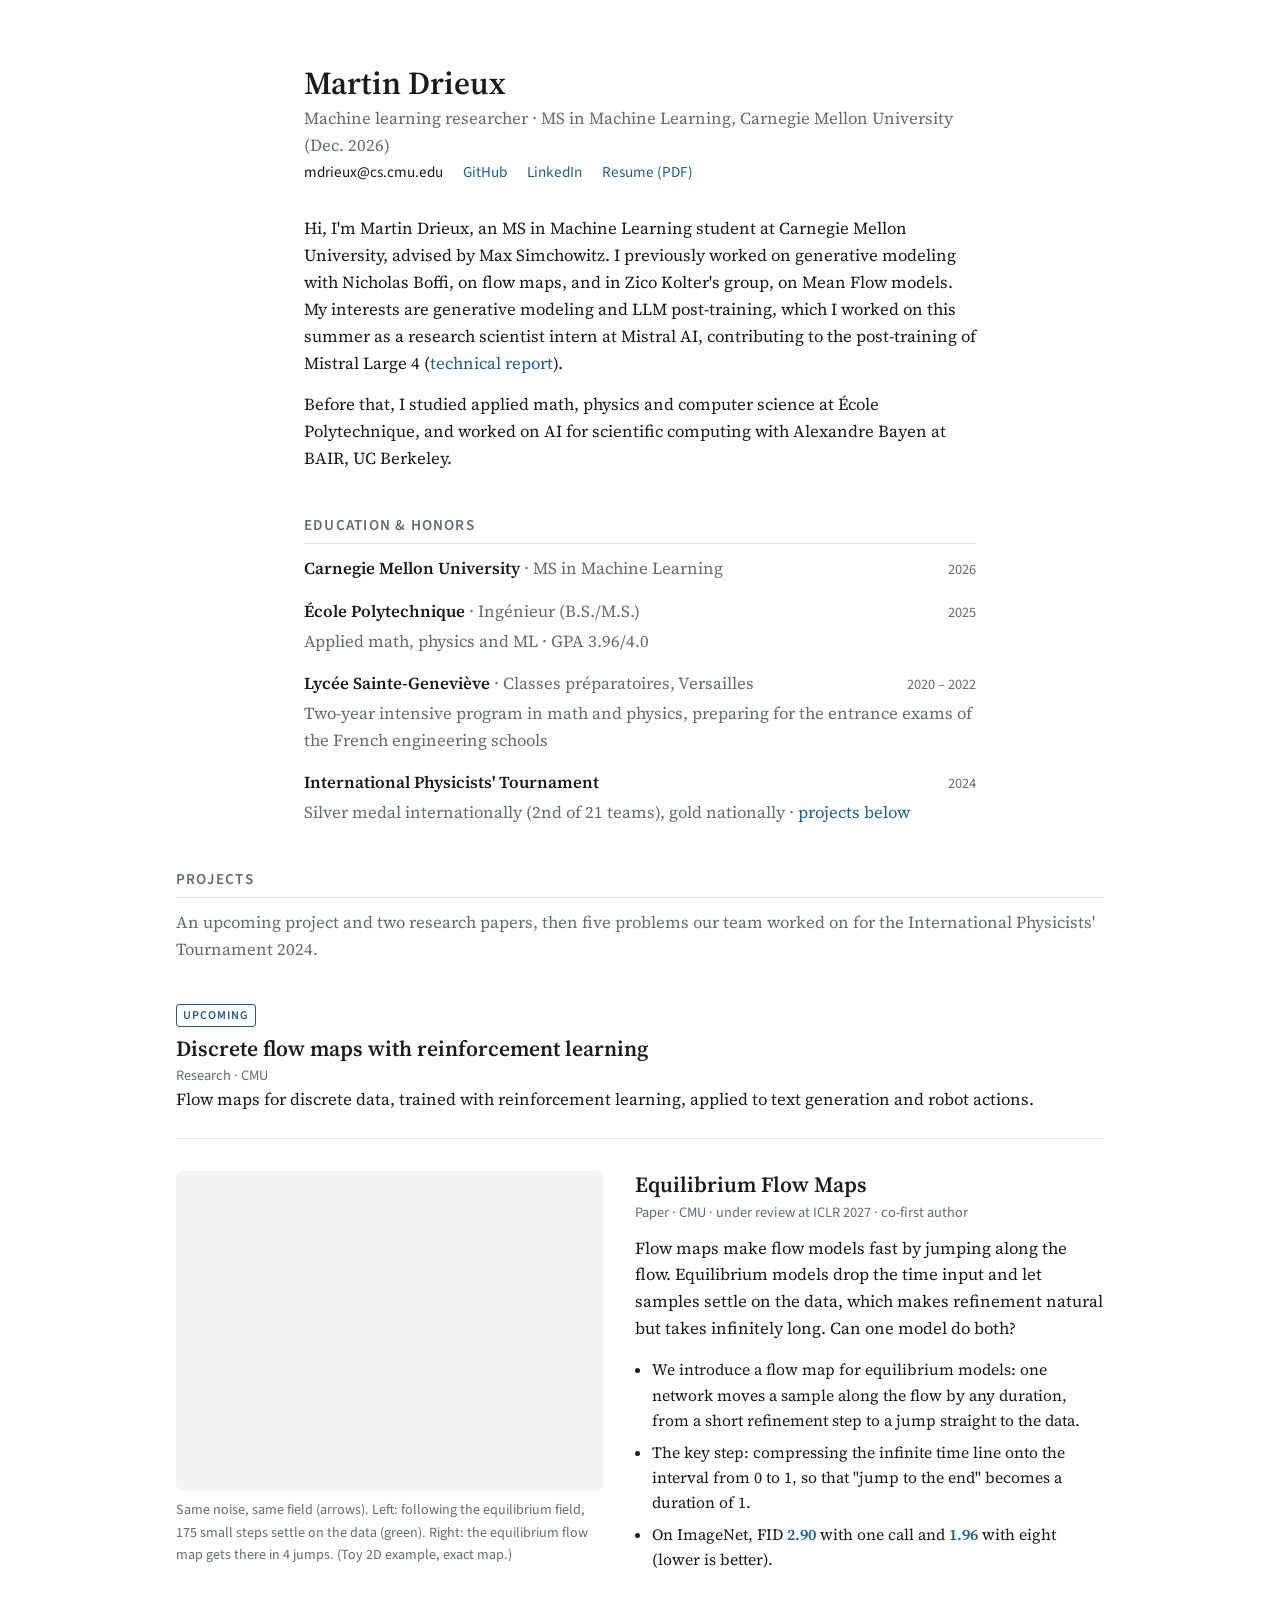
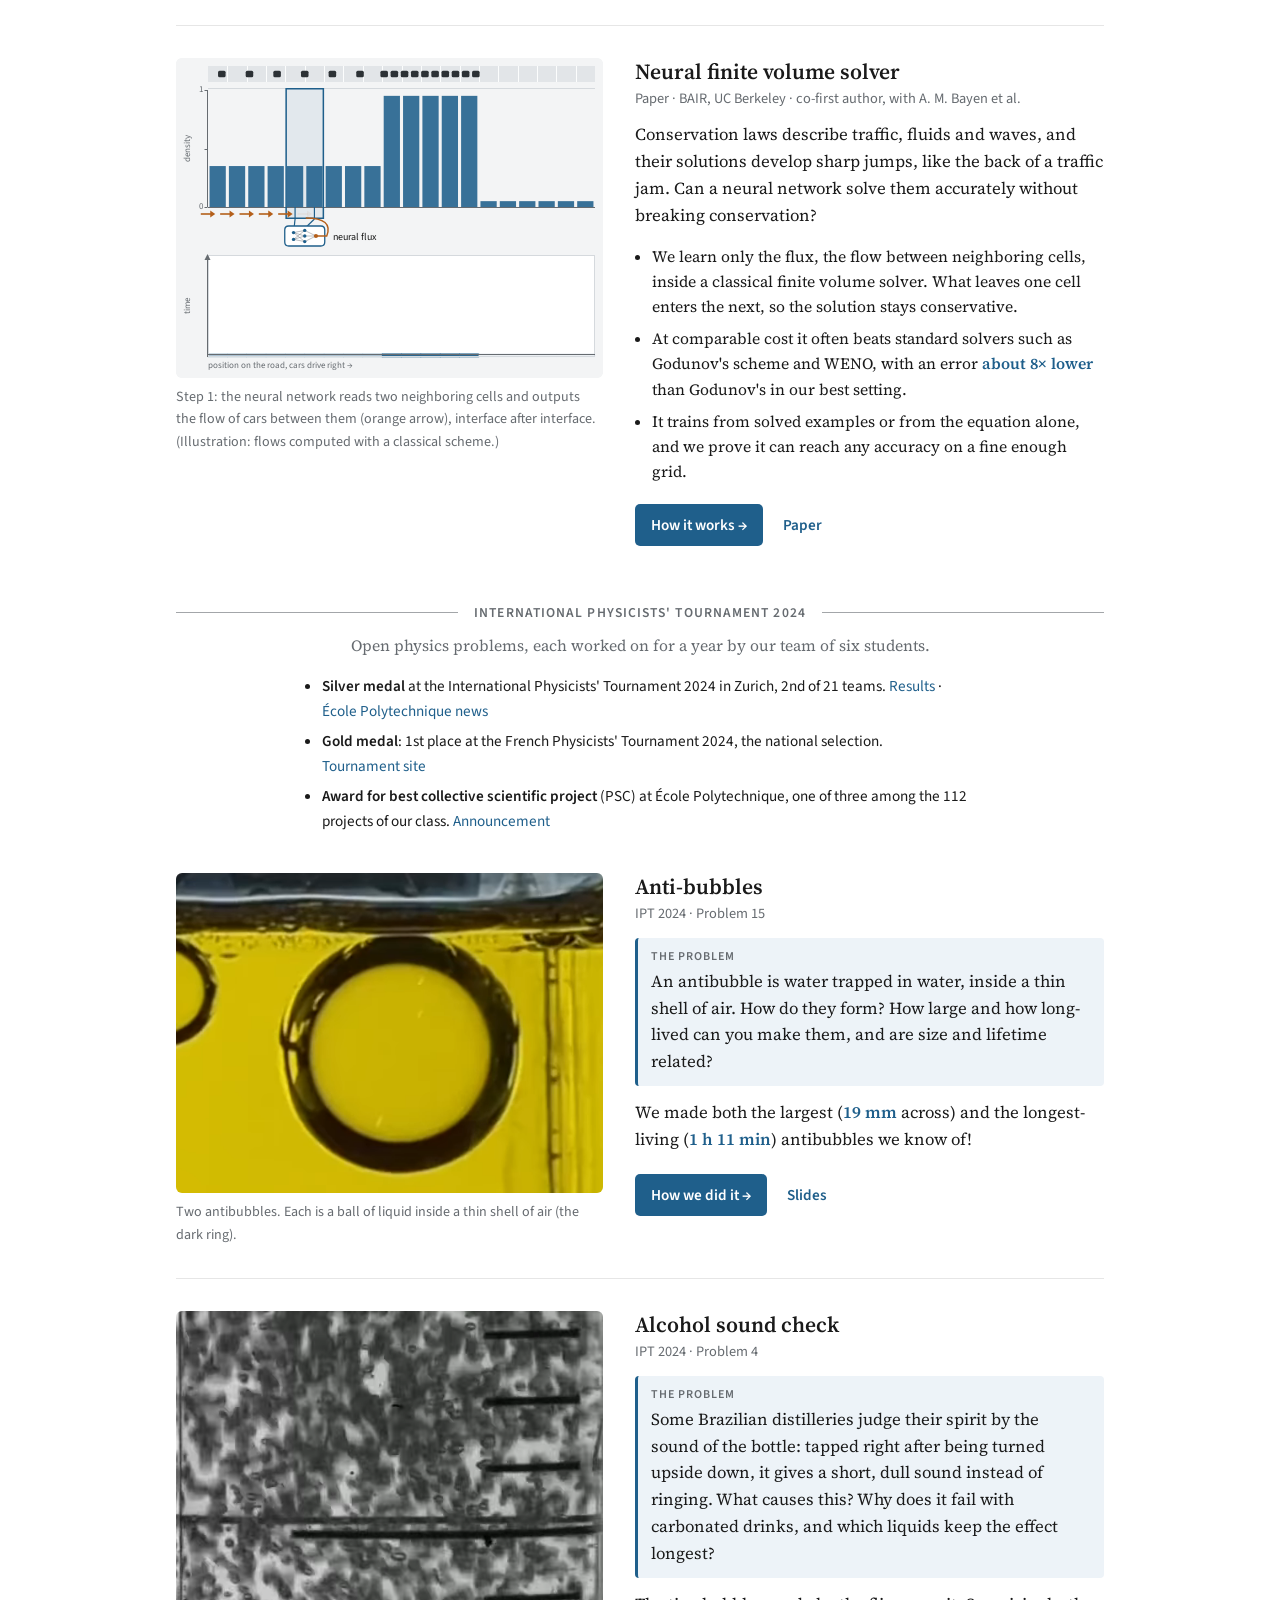
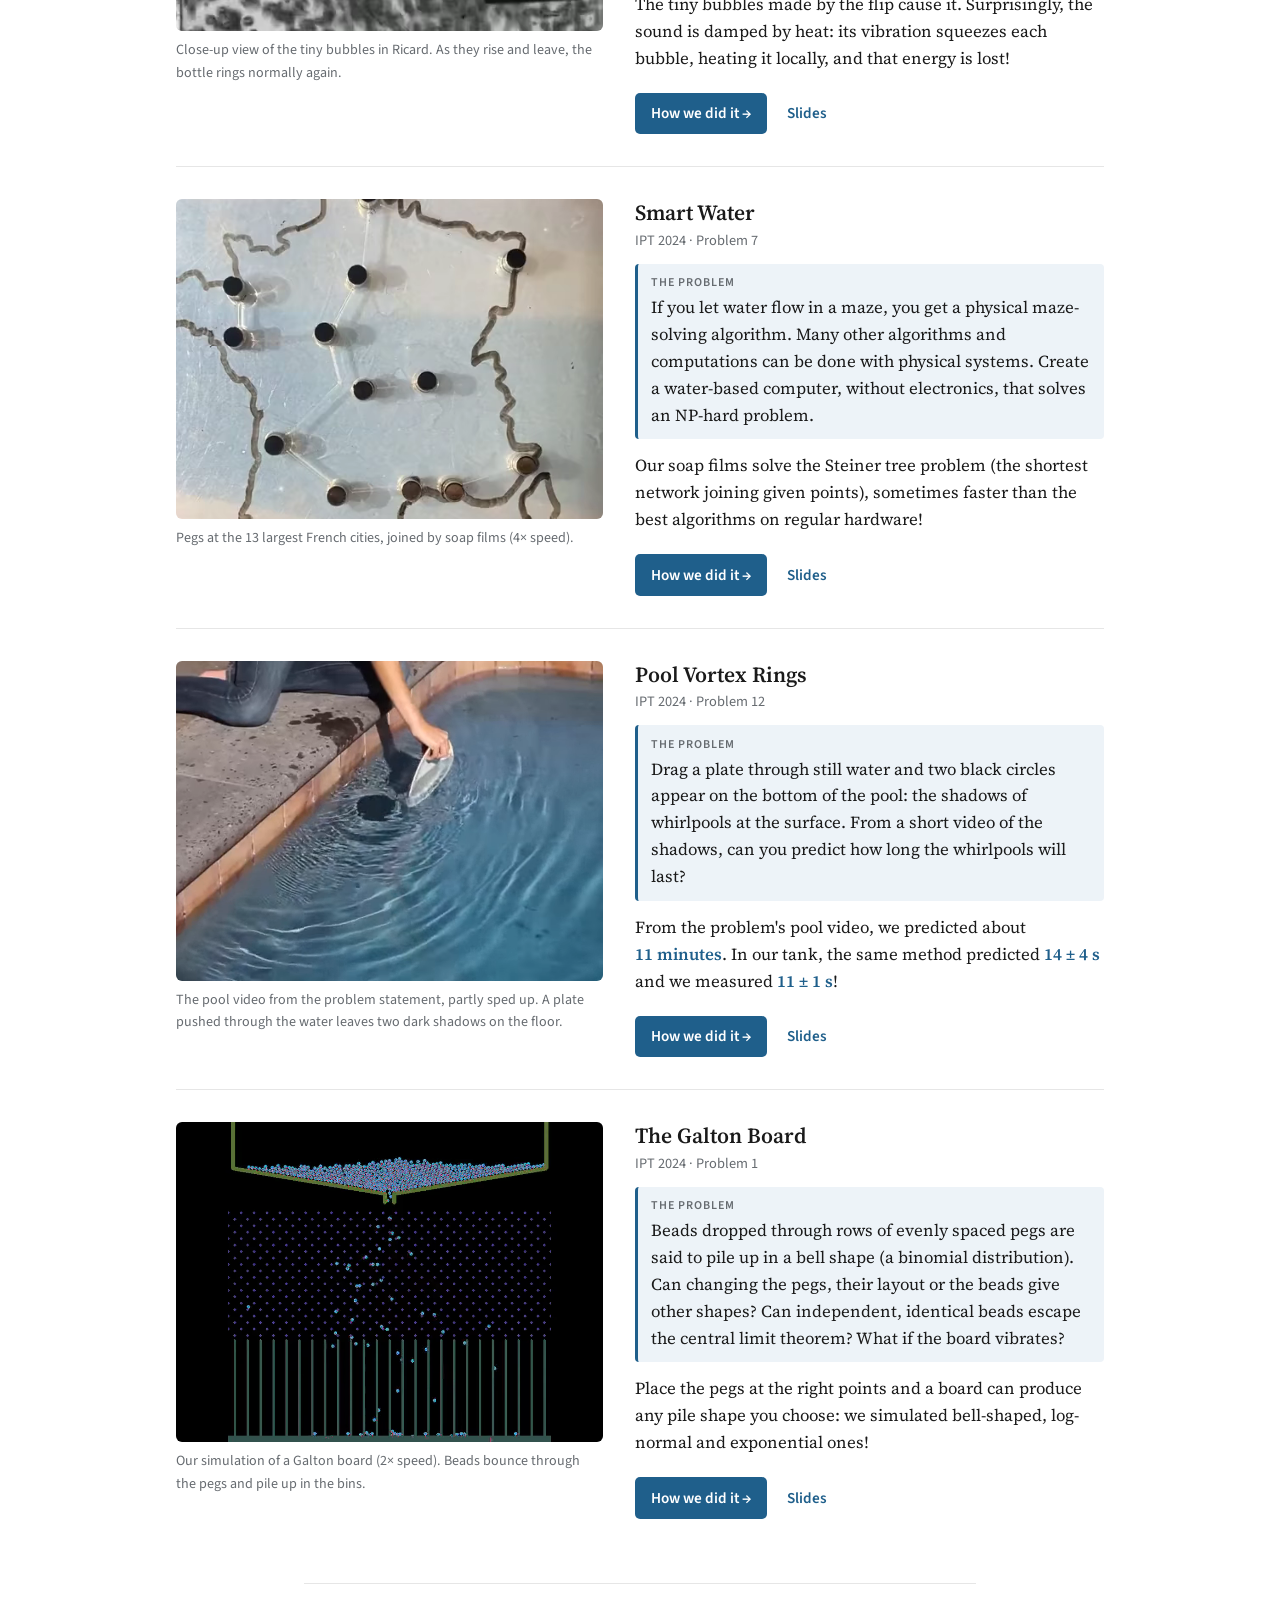
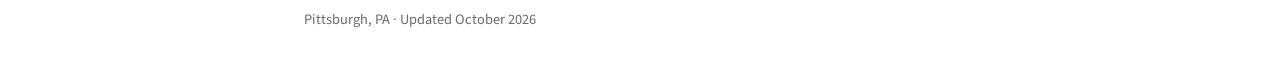
<file: index.html>
<!doctype html>
<html lang="en">
<head>
<meta charset="utf-8">
<meta name="viewport" content="width=device-width, initial-scale=1, viewport-fit=cover">
<title>Martin Drieux</title>
<meta name="description" content="Martin Drieux, machine learning researcher. MS in Machine Learning, Carnegie Mellon University.">
<link rel="preconnect" href="https://fonts.googleapis.com">
<link rel="preconnect" href="https://fonts.gstatic.com" crossorigin>
<link rel="stylesheet" href="https://fonts.googleapis.com/css2?family=Source+Serif+4:ital,opsz,wght@0,8..60,400;0,8..60,600;1,8..60,400&family=Source+Sans+3:wght@400;600&display=swap">
<style>
*,*::before,*::after{box-sizing:border-box}
body{margin:0}
img{max-width:100%}

/* Layout: plain single column on white (academic homepage), ending with project cards (animation, question, key results, link). Light only. */
:root {
  --bg: #ffffff;
  --fg: #1a1a1a;
  --muted: #666b70;
  --rule: #e6e6e6;
  --accent: #1f5f8b;
  --stage: #f2f4f5;
  --font-body: "Source Serif 4", Georgia, "Times New Roman", serif;
  --font-ui: "Source Sans 3", "Helvetica Neue", Arial, sans-serif;
  color-scheme: light;
}
body {
  background: var(--bg); color: var(--fg); font-family: var(--font-body); font-size: 1.05rem; line-height: 1.6;
  padding-left: max(16px, env(safe-area-inset-left, 0px)); padding-right: max(16px, env(safe-area-inset-right, 0px));
}
.page { max-width: 42rem; margin: 0 auto; padding-block: clamp(2rem, 6vw, 4rem) 0; }
a { color: var(--accent); text-decoration: none; }
a:hover { text-decoration: underline; }
a:focus-visible { outline: 2px solid var(--accent); outline-offset: 2px; }

h1 { font-weight: 600; font-size: 2rem; line-height: 1.2; margin: 0 0 0.25rem; }
.role { margin: 0; color: var(--muted); }
.links { display: flex; flex-wrap: wrap; gap: 0.3rem 1rem; margin: 0.75rem 0 0; padding: 0; list-style: none; font-family: var(--font-ui); font-size: 0.95rem; }
.email { color: var(--fg); user-select: all; }
.intro { margin-top: 2rem; }
.intro p { margin: 0 0 0.9rem; }

h2 { font-family: var(--font-ui); font-weight: 600; font-size: 0.95rem; text-transform: uppercase; letter-spacing: 0.08em; color: var(--muted);
  margin: 2.5rem 0 0.75rem; padding-bottom: 0.4rem; border-bottom: 1px solid var(--rule); }
ul.list { list-style: none; margin: 0; padding: 0; display: grid; gap: 1rem; }
.item b { font-weight: 600; }
.item .sub { color: var(--muted); }
.item p { margin: 0.15rem 0 0; }
.date { font-family: var(--font-ui); font-size: 0.9rem; color: var(--muted); font-variant-numeric: tabular-nums; }
.head { display: flex; flex-wrap: wrap; justify-content: space-between; gap: 0 1rem; align-items: baseline; }

/* Projects: one card per project (media left, text right; stacked on phones). Clips cross-fade on a timer. */
.projects { max-width: 58rem; margin: 0 auto; }

.projects > .lead { color: var(--muted); margin-top: 0; }
.project.group-end { border-bottom: 0; }
.project.upcoming { display: block; padding-block: 1.25rem 1.5rem; }
.project.upcoming .tag { display: inline-block; font-family: var(--font-ui); font-size: 0.75rem; font-weight: 600; text-transform: uppercase; letter-spacing: 0.08em; color: var(--accent); border: 1px solid var(--accent); border-radius: 3px; padding: 0.05rem 0.4rem; margin-bottom: 0.5rem; }
.project.upcoming p { margin: 0; }
.group-sep { display: flex; align-items: center; gap: 1rem; margin: 1.5rem 0 0; font-family: var(--font-ui); font-size: 0.85rem; font-weight: 600;
  text-transform: uppercase; letter-spacing: 0.08em; color: var(--muted); }
.group-sep { text-align: center; }
.group-sep::before, .group-sep::after { content: ""; flex: 1; min-width: 1.5rem; border-top: 1px solid var(--muted); opacity: 0.6; }
.group-lead { color: var(--muted); margin: 0.6rem 0 0; text-align: center; font-size: 0.98rem; }
.awards { max-width: 42rem; margin: 1rem auto 0.5rem; padding-left: 1.1rem; font-family: var(--font-ui); font-size: 0.95rem; display: grid; gap: 0.4rem; }
.awards b { font-weight: 600; }
.awards a { white-space: nowrap; }

.project { display: grid; grid-template-columns: minmax(0, 1fr) minmax(0, 1.1fr); gap: 1.25rem 2rem; align-items: start;
  padding-block: 2rem; border-bottom: 1px solid var(--rule); }
.project:last-of-type { border-bottom: 0; }
.media { position: relative; }
.media .clip, .media .anim { display: block; width: 100%; aspect-ratio: 4 / 3; border-radius: 6px; background: var(--stage); overflow: hidden; }
.media .clip { object-fit: cover; }
.media .clip + .clip { position: absolute; inset: 0 0 auto 0; }
.media .clip { transition: opacity 0.8s ease; }
.media .clip.off { opacity: 0; }
.media .anim img, .media .anim canvas { display: block; width: 100%; height: auto; }
.clip-cap { font-family: var(--font-ui); font-size: 0.88rem; color: var(--muted); margin: 0.5rem 0 0; min-height: 2.6em; }
.project h3 { font-weight: 600; font-size: 1.35rem; line-height: 1.25; margin: 0 0 0.15rem; }
.project .meta { font-family: var(--font-ui); font-size: 0.9rem; color: var(--muted); margin: 0 0 0.75rem; }
.project .question { margin: 0 0 0.9rem; }
.project .intro-line { margin: 0 0 0.6rem; }
.project .statement { background: #edf3f8; border-left: 3px solid var(--accent); border-radius: 4px; padding: 0.6rem 0.85rem; margin: 0 0 0.9rem; }
.project .statement .label { display: block; font-family: var(--font-ui); font-size: 0.75rem; font-weight: 600; text-transform: uppercase; letter-spacing: 0.08em; color: var(--muted); margin-bottom: 0.15rem; }
.project .teaser { margin: 0 0 1.25rem; }
.project .teaser b { color: var(--accent); font-weight: 600; }
.facts { margin: 0 0 1.25rem; padding-left: 1.1rem; display: grid; gap: 0.45rem; font-size: 0.98rem; }
.facts b { color: var(--accent); font-weight: 600; font-variant-numeric: tabular-nums; }
.links { display: flex; flex-wrap: wrap; align-items: center; gap: 0.5rem 1.25rem; margin: 0; font-family: var(--font-ui); }
.cta { display: inline-block; font-weight: 600; color: var(--bg); background: var(--accent); padding: 0.55rem 1rem; border-radius: 5px; }
.cta:hover { text-decoration: none; filter: brightness(1.1); }
.secondary { font-weight: 600; }
.projects-end { height: 2rem; }

footer { max-width: 42rem; margin: 0 auto; border-top: 1px solid var(--rule); padding-block: 1.5rem 3rem; color: var(--muted); font-family: var(--font-ui); font-size: 0.9rem; }

@media (max-width: 640px) {
  .project { grid-template-columns: 1fr; }
}
</style>
</head>
<body>

<div class="page">
  <header>
    <h1>Martin Drieux</h1>
    <p class="role">Machine learning researcher · MS in Machine Learning, Carnegie Mellon University (Dec. 2026)</p>
    <ul class="links">
      <li><a class="email" href="mailto:mdrieux@cs.cmu.edu">mdrieux@cs.cmu.edu</a></li>
      <li><a href="https://github.com/martindrieux">GitHub</a></li>
      <li><a href="https://linkedin.com/in/martin-drieux">LinkedIn</a></li>
      <li><a href="cv.pdf">Resume (PDF)</a></li>
    </ul>
  </header>

  <div class="intro">
    <p>Hi, I'm Martin Drieux, an MS in Machine Learning student at Carnegie Mellon University, advised by Max Simchowitz. I previously worked on generative modeling with Nicholas Boffi, on flow maps, and in Zico Kolter's group, on Mean Flow models. My interests are generative modeling and LLM post-training, which I worked on this summer as a research scientist intern at Mistral AI, contributing to the post-training of Mistral Large 4 (<a href="https://huggingface.co/mistralai/Mistral-Large-4-1T-A52B/blob/main/assets/technical_report.pdf">technical report</a>).</p>
    <p>Before that, I studied applied math, physics and computer science at École Polytechnique, and worked on AI for scientific computing with Alexandre Bayen at BAIR, UC Berkeley.</p>
  </div>

  <h2>Education &amp; honors</h2>
  <ul class="list">
    <li class="item">
      <div class="head"><span><b>Carnegie Mellon University</b> <span class="sub">· MS in Machine Learning</span></span><span class="date">2026</span></div>
    </li>
    <li class="item">
      <div class="head"><span><b>École Polytechnique</b> <span class="sub">· Ingénieur (B.S./M.S.)</span></span><span class="date">2025</span></div>
      <p class="sub">Applied math, physics and ML · GPA 3.96/4.0</p>
    </li>
    <li class="item">
      <div class="head"><span><b>Lycée Sainte-Geneviève</b> <span class="sub">· Classes préparatoires, Versailles</span></span><span class="date">2020 – 2022</span></div>
      <p class="sub">Two-year intensive program in math and physics, preparing for the entrance exams of the French engineering schools</p>
    </li>
    <li class="item">
      <div class="head"><span><b>International Physicists' Tournament</b></span><span class="date">2024</span></div>
      <p class="sub">Silver medal internationally (2nd of 21 teams), gold nationally · <a href="#projects">projects below</a></p>
    </li>
  </ul>
</div>

<section class="projects" id="projects" aria-labelledby="proj-title">
  <h2 id="proj-title">Projects</h2>
  <p class="lead">An upcoming project and two research papers, then five problems our team worked on for the International Physicists' Tournament 2024.</p>
  <article class="project upcoming" id="discrete-flow-maps">
    <span class="tag">Upcoming</span>
    <h3>Discrete flow maps with reinforcement learning</h3>
    <p class="meta">Research · CMU</p>
    <p>Flow maps for discrete data, trained with reinforcement learning, applied to text generation and robot actions.</p>
  </article>
  <article class="project" id="eqfm">
    <div class="media">
      <div class="anim" data-anim="eqfm"></div>
      <p class="clip-cap"><span class="eqfm-live">Same noise, same field (arrows). Left: following the equilibrium field, small steps settle on the data (green). Right: the equilibrium flow map gets there in a few jumps.</span> <span class="nfvm-note">(Toy 2D example, exact map.)</span></p>
    </div>
    <div class="body">
      <h3>Equilibrium Flow Maps</h3>
      <p class="meta">Paper · CMU · under review at ICLR 2027 · co-first author</p>
      <p class="question">Flow maps make flow models fast by jumping along the flow. Equilibrium models drop the time input and let samples settle on the data, which makes refinement natural but takes infinitely long. Can one model do both?</p>
      <ul class="facts">
        <li>We introduce a flow map for equilibrium models: one network moves a sample along the flow by any duration, from a short refinement step to a jump straight to the data.</li>
        <li>The key step: compressing the infinite time line onto the interval from 0 to 1, so that "jump to the end" becomes a duration of 1.</li>
        <li>On ImageNet, FID <b>2.90</b> with one call and <b>1.96</b> with eight (lower is better).</li>
      </ul>
    </div>
  </article>
  <article class="project group-end" id="nfvm">
    <div class="media">
      <div class="anim" data-anim="nfvm"><img class="anim-poster" src="research/nfvm/poster.png" alt="Still frame of the solver: cars on a road, the density in each cell as bars, orange flux arrows between cells, a small neural network under two highlighted cells, and the density history below." width="574" height="430"></div>
      <p class="clip-cap"><span class="nfvm-live">A small neural network computes the flow of cars between neighboring cells, then each cell is updated.</span> <span class="nfvm-note">(Illustration: flows computed with a classical scheme.)</span></p>
    </div>
    <div class="body">
      <h3>Neural finite volume solver</h3>
      <p class="meta">Paper · BAIR, UC Berkeley · co-first author, with A. M. Bayen et al.</p>
      <p class="question">Conservation laws describe traffic, fluids and waves, and their solutions develop sharp jumps, like the back of a traffic jam. Can a neural network solve them accurately without breaking conservation?</p>
      <ul class="facts">
      <li>We learn only the flux, the flow between neighboring cells, inside a classical finite volume solver. What leaves one cell enters the next, so the solution stays conservative.</li>
      <li>At comparable cost it often beats standard solvers such as Godunov's scheme and WENO, with an error <b>about 8× lower</b> than Godunov's in our best setting.</li>
      <li>It trains from solved examples or from the equation alone, and we prove it can reach any accuracy on a fine enough grid.</li>
    </ul>
      <p class="links"><a class="cta" href="research/nfvm/">How it works →</a> <a class="secondary" href="https://arxiv.org/abs/2601.06388">Paper</a></p>
    </div>
  </article>
  <div class="group-sep" role="separator">International Physicists' Tournament 2024</div>
  <p class="group-lead">Open physics problems, each worked on for a year by our team of six students.</p>
  <ul class="awards">
    <li><b>Silver medal</b> at the International Physicists' Tournament 2024 in Zurich, 2nd of 21 teams. <a href="https://2024.iptnet.info/2024/04/09/the-winner-of-ipt-2024-is-germany/">Results</a> · <a href="https://polytechnique.edu/en/news/ecole-polytechnique-silver-medallist-2024-international-physicists-tournament">École Polytechnique news</a></li>
    <li><b>Gold medal</b>: 1st place at the French Physicists' Tournament 2024, the national selection. <a href="https://france.iptnet.info/fpt-2024/">Tournament site</a></li>
    <li><b>Award for best collective scientific project</b> (PSC) at École Polytechnique, one of three among the 112 projects of our class. <a href="https://www.polytechnique.edu/en/news/three-collective-scientific-projects-x2022-class-awarded">Announcement</a></li>
  </ul>
  <article class="project" id="antibubbles">
    <div class="media">
      <video class="clip" autoplay muted loop playsinline poster="ipt/antibubbles/p14.jpg" aria-label="Close-up of two antibubbles in soapy water; the larger one bursts" data-cap="Two antibubbles. Each is a ball of liquid inside a thin shell of air (the dark ring).">
        <source src="ipt/antibubbles/s14.webm" type="video/webm"><source src="ipt/antibubbles/s14.mp4" type="video/mp4"></video>
      <video class="clip off" preload="none" muted loop playsinline poster="ipt/antibubbles/p13.jpg" aria-label="A column of liquid pinches off into a large antibubble" data-cap="A column of liquid pinches off and closes into a large antibubble.">
        <source src="ipt/antibubbles/s13.webm" type="video/webm"><source src="ipt/antibubbles/s13.mp4" type="video/mp4"></video>
      <video class="clip off" preload="none" muted loop playsinline poster="ipt/antibubbles/p06.jpg" aria-label="Slow-motion footage of a drop entering the bath and trapping a layer of air" data-cap="In slow motion, the drop pushes a pocket of air into the surface, which closes around it.">
        <source src="ipt/antibubbles/s06.webm" type="video/webm"><source src="ipt/antibubbles/s06.mp4" type="video/mp4"></video>
      <p class="clip-cap">Two antibubbles. Each is a ball of liquid inside a thin shell of air (the dark ring).</p>
    </div>
    <div class="body">
      <h3>Anti-bubbles</h3>
      <p class="meta">IPT 2024 · Problem 15</p>
      <p class="statement"><span class="label">The problem</span>An antibubble is water trapped in water, inside a thin shell of air. How do they form? How large and how long-lived can you make them, and are size and lifetime related?</p>
      <p class="teaser">We made both the largest (<b>19&nbsp;mm</b> across) and the longest-living (<b>1&nbsp;h&nbsp;11&nbsp;min</b>) antibubbles we know of!</p>
      <p class="links"><a class="cta" href="ipt/antibubbles/">How we did it →</a> <a class="secondary" href="ipt/antibubbles/slides.html">Slides</a></p>
    </div>
  </article>
  <article class="project" id="sound-check">
    <div class="media">
      <video class="clip" autoplay muted loop playsinline poster="ipt/sound-check/q35.jpg" aria-label="Close-up footage of tiny bubbles in a drink thinning out as they rise" data-cap="Close-up view of the tiny bubbles in Ricard. As they rise and leave, the bottle rings normally again.">
        <source src="ipt/sound-check/c35.webm" type="video/webm"><source src="ipt/sound-check/c35.mp4" type="video/mp4"></video>
      <video class="clip off" preload="none" muted loop playsinline poster="ipt/sound-check/q02.jpg" aria-label="A hand taps a bottle with a tool, flips it upside down and back, and taps it again" data-cap="The effect: tap the bottle, turn it upside down and back, tap again.">
        <source src="ipt/sound-check/c02.webm" type="video/webm"><source src="ipt/sound-check/c02.mp4" type="video/mp4"></video>
      <p class="clip-cap">Close-up view of the tiny bubbles in Ricard. As they rise and leave, the bottle rings normally again.</p>
    </div>
    <div class="body">
      <h3>Alcohol sound check</h3>
      <p class="meta">IPT 2024 · Problem 4</p>
      <p class="statement"><span class="label">The problem</span>Some Brazilian distilleries judge their spirit by the sound of the bottle: tapped right after being turned upside down, it gives a short, dull sound instead of ringing. What causes this? Why does it fail with carbonated drinks, and which liquids keep the effect longest?</p>
      <p class="teaser">The tiny bubbles made by the flip cause it. Surprisingly, the sound is damped by heat: its vibration squeezes each bubble, heating it locally, and that energy is lost!</p>
      <p class="links"><a class="cta" href="ipt/sound-check/">How we did it →</a> <a class="secondary" href="ipt/sound-check/slides.html">Slides</a></p>
    </div>
  </article>
  <article class="project" id="smart-water">
    <div class="media">
      <video class="clip" autoplay muted loop playsinline poster="ipt/smart-water/q28.jpg" aria-label="Top view of a map of France between two clear plates, with pegs at 13 cities joined by thin soap films" data-cap="Pegs at the 13 largest French cities, joined by soap films (4× speed).">
        <source src="ipt/smart-water/c28.webm" type="video/webm"><source src="ipt/smart-water/c28.mp4" type="video/mp4"></video>
      <video class="clip off" preload="none" muted loop playsinline poster="ipt/smart-water/q15.jpg" aria-label="Top view of five pegs between clear plates; the soap film joining them jumps to a new arrangement with three-way junctions" data-cap="Five pegs. The film leaves a longer arrangement and settles into a shorter one (3× speed).">
        <source src="ipt/smart-water/c15.webm" type="video/webm"><source src="ipt/smart-water/c15.mp4" type="video/mp4"></video>
      <video class="clip off" preload="none" muted loop playsinline poster="ipt/smart-water/q17.jpg" aria-label="Top view of six pegs on a hexagon; the soap film rearranges until it runs along five sides of the hexagon" data-cap="Six pegs on a regular hexagon. The film settles on five of its sides, the shortest network here (2× speed).">
        <source src="ipt/smart-water/c17.webm" type="video/webm"><source src="ipt/smart-water/c17.mp4" type="video/mp4"></video>
      <p class="clip-cap">Pegs at the 13 largest French cities, joined by soap films (4× speed).</p>
    </div>
    <div class="body">
      <h3>Smart Water</h3>
      <p class="meta">IPT 2024 · Problem 7</p>
      <p class="statement"><span class="label">The problem</span>If you let water flow in a maze, you get a physical maze-solving algorithm. Many other algorithms and computations can be done with physical systems. Create a water-based computer, without electronics, that solves an NP-hard problem.</p>
      <p class="teaser">Our soap films solve the Steiner tree problem (the shortest network joining given points), sometimes faster than the best algorithms on regular hardware!</p>
      <p class="links"><a class="cta" href="ipt/smart-water/">How we did it →</a> <a class="secondary" href="ipt/smart-water/slides.html">Slides</a></p>
    </div>
  </article>
  <article class="project" id="vortex-rings">
    <div class="media">
      <video class="clip" autoplay muted loop playsinline poster="ipt/vortex-rings/p01pg.jpg" aria-label="A plate is pushed through a swimming pool; two dark round shadows appear on the floor and drift away" data-cap="The pool video from the problem statement, partly sped up. A plate pushed through the water leaves two dark shadows on the floor.">
      <source src="ipt/vortex-rings/s01pg.webm" type="video/webm"><source src="ipt/vortex-rings/s01pg.mp4" type="video/mp4"></video>
    <video class="clip off" preload="none" muted loop playsinline poster="ipt/vortex-rings/p08c.jpg" aria-label="Top view of a water tank: two dark shadows on the floor shrink and vanish" data-cap="Top view of our tank (2× speed). The two shadows of one vortex ring shrink and vanish.">
        <source src="ipt/vortex-rings/s08c.webm" type="video/webm"><source src="ipt/vortex-rings/s08c.mp4" type="video/mp4"></video>
      <p class="clip-cap">The pool video from the problem statement, partly sped up. A plate pushed through the water leaves two dark shadows on the floor.</p>
    </div>
    <div class="body">
      <h3>Pool Vortex Rings</h3>
      <p class="meta">IPT 2024 · Problem 12</p>
      <p class="statement"><span class="label">The problem</span>Drag a plate through still water and two black circles appear on the bottom of the pool: the shadows of whirlpools at the surface. From a short video of the shadows, can you predict how long the whirlpools will last?</p>
      <p class="teaser">From the problem's pool video, we predicted about <b>11&nbsp;minutes</b>. In our tank, the same method predicted <b>14&nbsp;±&nbsp;4&nbsp;s</b> and we measured <b>11&nbsp;±&nbsp;1&nbsp;s</b>!</p>
      <p class="links"><a class="cta" href="ipt/vortex-rings/">How we did it →</a> <a class="secondary" href="ipt/vortex-rings/slides.html">Slides</a></p>
    </div>
  </article>
  <article class="project" id="galton-board">
    <div class="media">
      <video class="clip" autoplay muted loop playsinline poster="ipt/galton-board/p08c.jpg" aria-label="Simulated beads fall from a hopper through a grid of pegs and pile up in bins" data-cap="Our simulation of a Galton board (2× speed). Beads bounce through the pegs and pile up in the bins.">
        <source src="ipt/galton-board/s08c.webm" type="video/webm"><source src="ipt/galton-board/s08c.mp4" type="video/mp4"></video>
      <video class="clip off" preload="none" preload="none" muted loop playsinline poster="ipt/galton-board/p11c.jpg" aria-label="Glass beads are poured into a wide wooden board with a grid of pegs and fill the bins at the bottom" data-cap="Pouring glass beads into our modular board, where pegs can be rearranged on a grid of holes (2× speed).">
        <source src="ipt/galton-board/s11c.webm" type="video/webm"><source src="ipt/galton-board/s11c.mp4" type="video/mp4"></video>
      <p class="clip-cap">Our simulation of a Galton board (2× speed). Beads bounce through the pegs and pile up in the bins.</p>
    </div>
    <div class="body">
      <h3>The Galton Board</h3>
      <p class="meta">IPT 2024 · Problem 1</p>
      <p class="statement"><span class="label">The problem</span>Beads dropped through rows of evenly spaced pegs are said to pile up in a bell shape (a binomial distribution). Can changing the pegs, their layout or the beads give other shapes? Can independent, identical beads escape the central limit theorem? What if the board vibrates?</p>
      <p class="teaser">Place the pegs at the right points and a board can produce any pile shape you choose: we simulated bell-shaped, log-normal and exponential ones!</p>
      <p class="links"><a class="cta" href="ipt/galton-board/">How we did it →</a> <a class="secondary" href="ipt/galton-board/slides.html">Slides</a></p>
    </div>
  </article>
  <div class="projects-end"></div>
</section>

<footer>Pittsburgh, PA · Updated October 2026</footer>

<script src="research/nfvm/anim.js"></script>
<script src="research/eqfm/anim.js"></script>
<script>
(() => {
  // Cross-fade between the clips of each card, every 7 s, and show the matching caption.
  document.querySelectorAll('.project .media').forEach(media => {
    const clips = [...media.querySelectorAll('video.clip')];
    const cap = media.querySelector('.clip-cap');
    if (clips.length < 2) return;
    let i = 0;
    setInterval(() => {
      const next = (i + 1) % clips.length;
      const v = clips[next];
      v.preload = 'auto'; v.play().catch(() => {});
      v.classList.remove('off');
      clips[i].classList.add('off');
      const prev = clips[i]; setTimeout(() => prev.pause(), 900);
      if (cap && v.dataset.cap) cap.textContent = v.dataset.cap;
      i = next;
    }, 7000);
  });
  // Mount the NFVM animation in its card.
  document.querySelectorAll('.anim[data-anim="eqfm"]').forEach(el => {
    if (window.EqFMAnim) window.EqFMAnim.mount(el, { compact: true, captionEl: el.parentNode.querySelector('.eqfm-live') });
  });
  document.querySelectorAll('.anim[data-anim="nfvm"]').forEach(el => {
    if (window.NFVMAnim) window.NFVMAnim.mount(el, { compact: true, captionEl: el.parentNode.querySelector('.nfvm-live') });
  });
})();
</script>

</body>
</html>
</file>
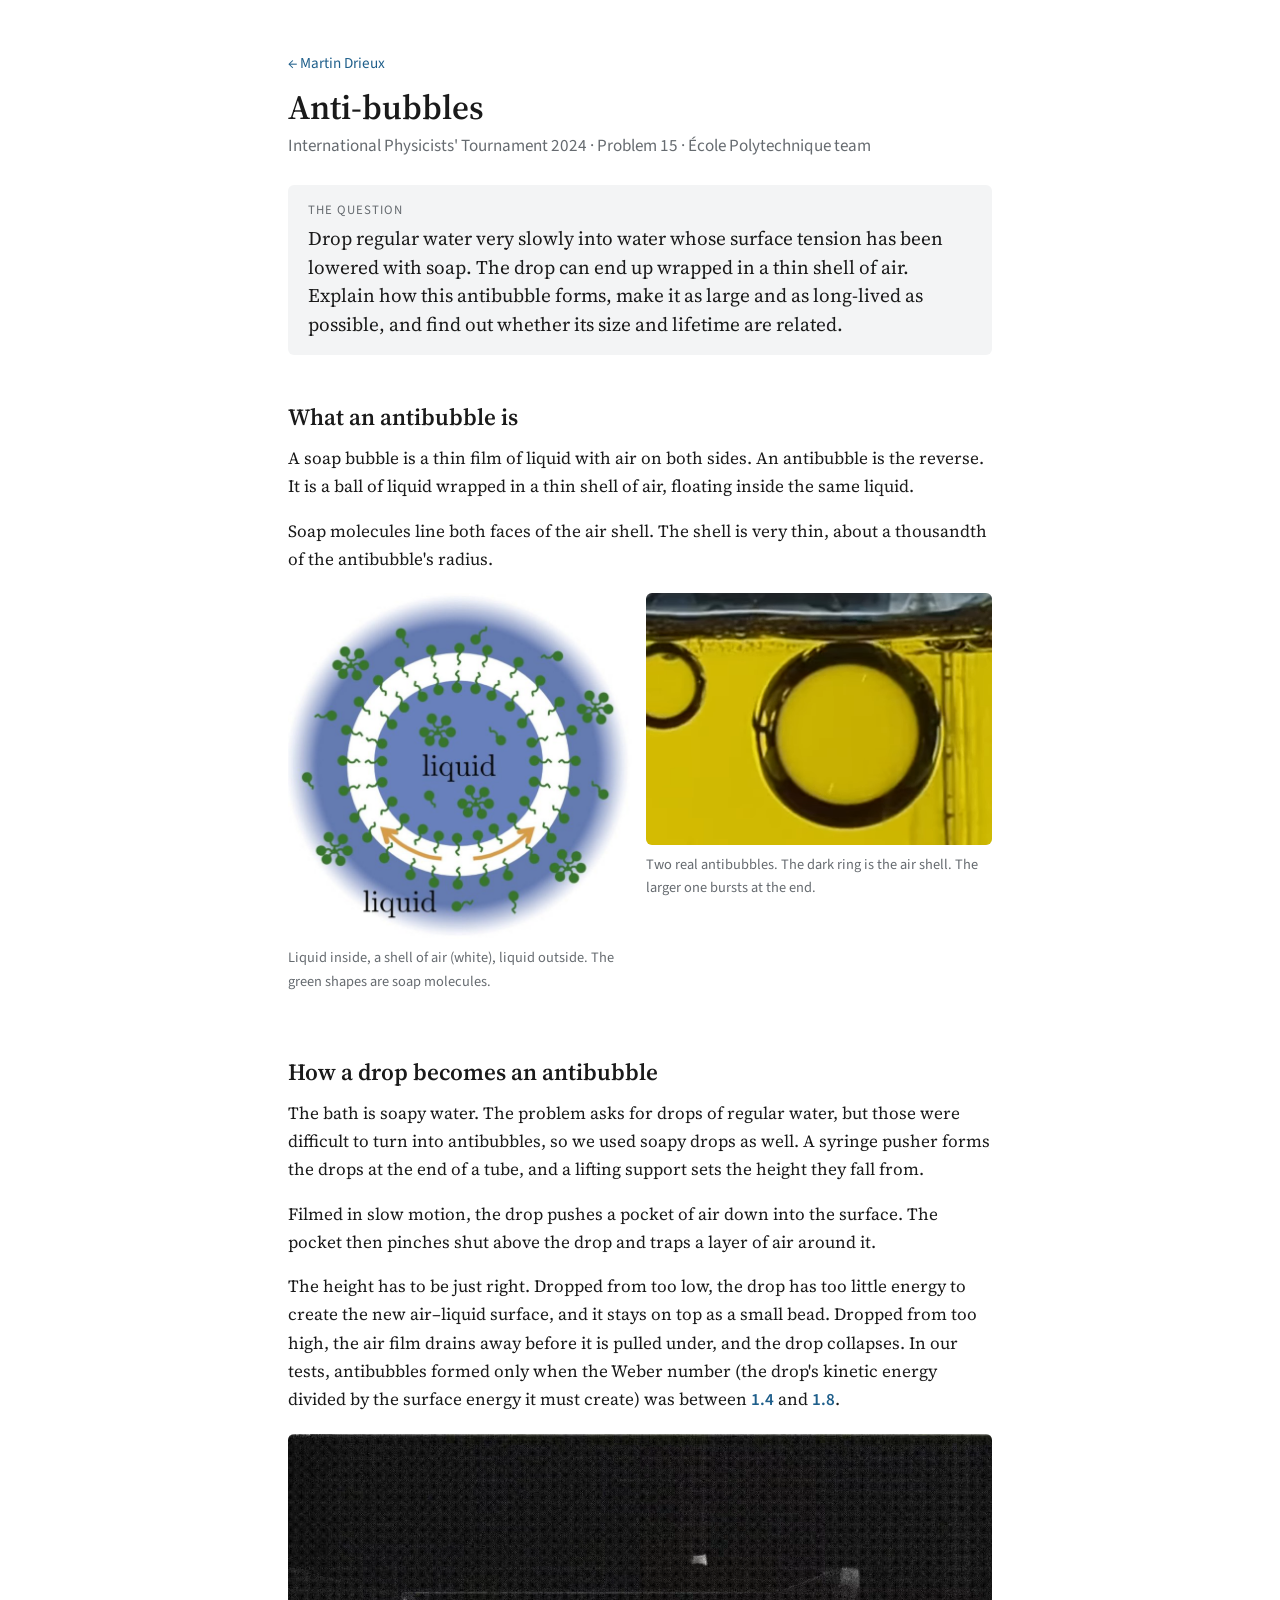
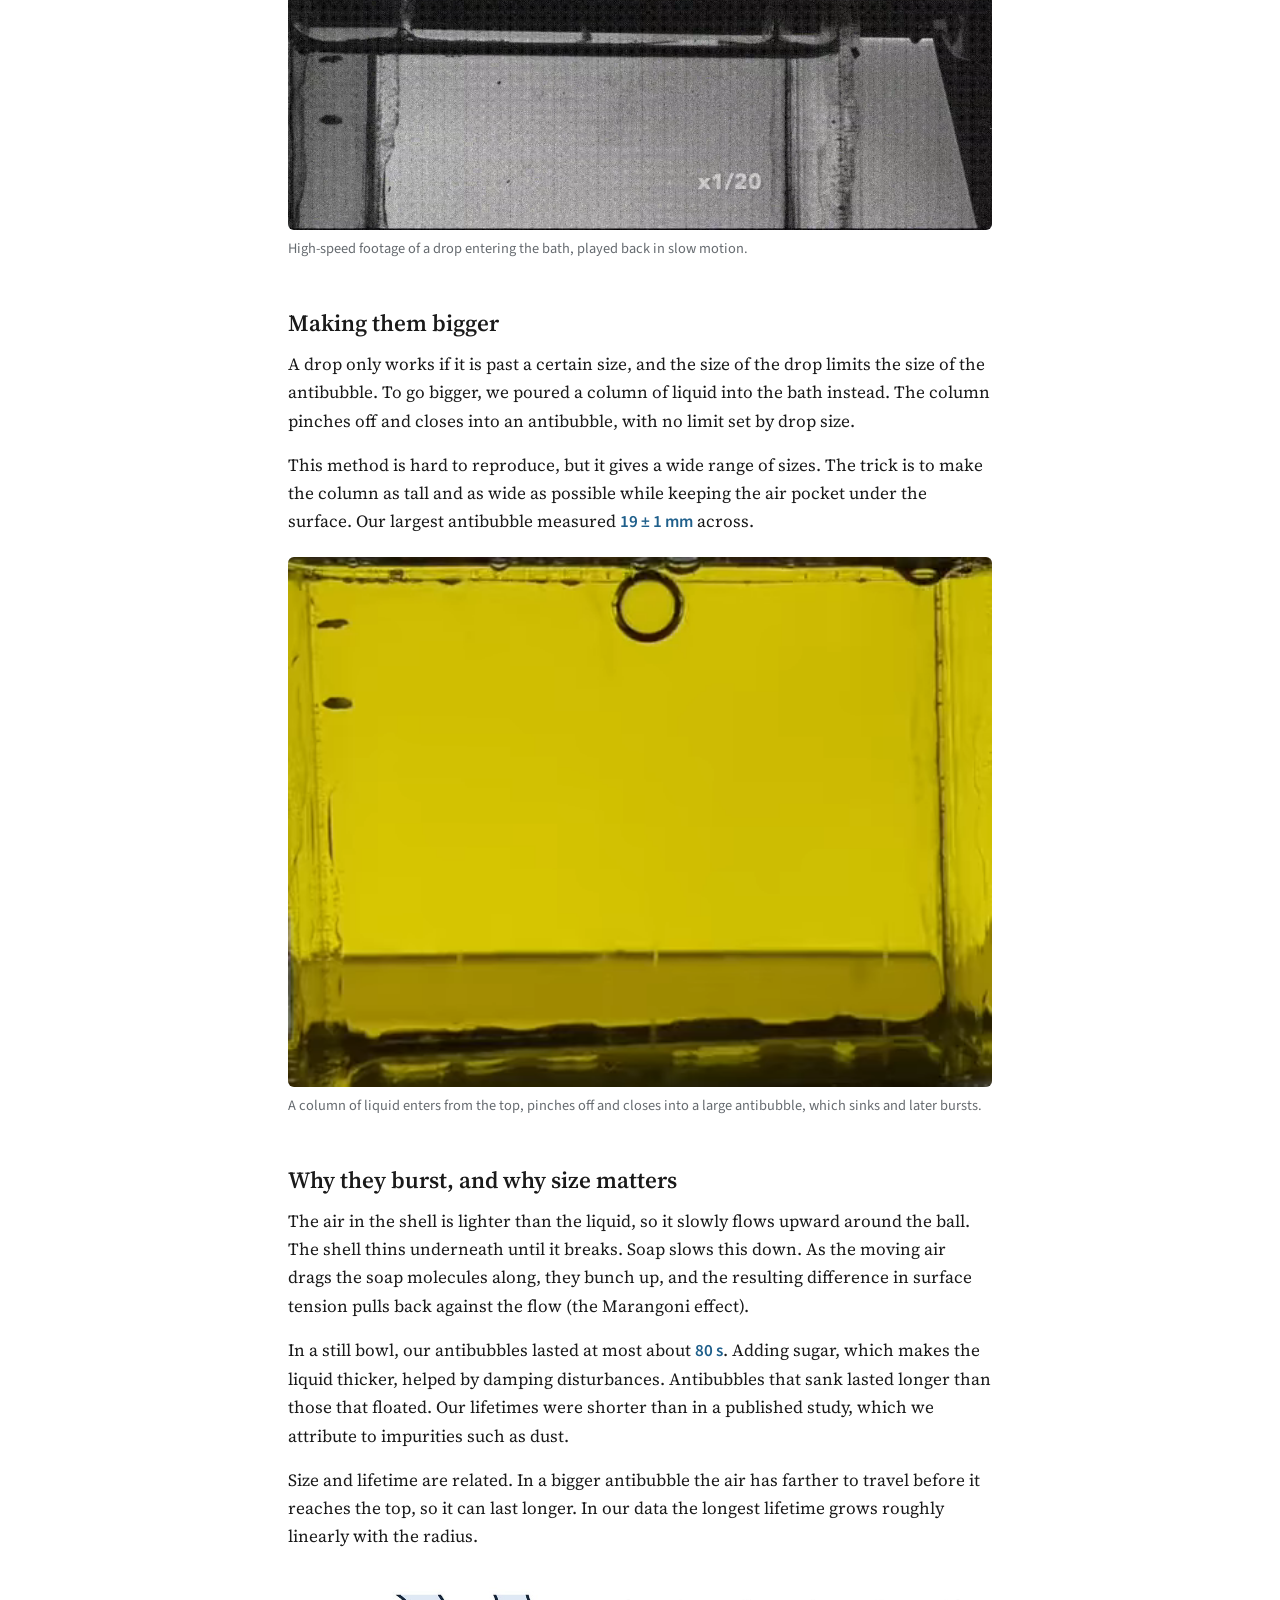
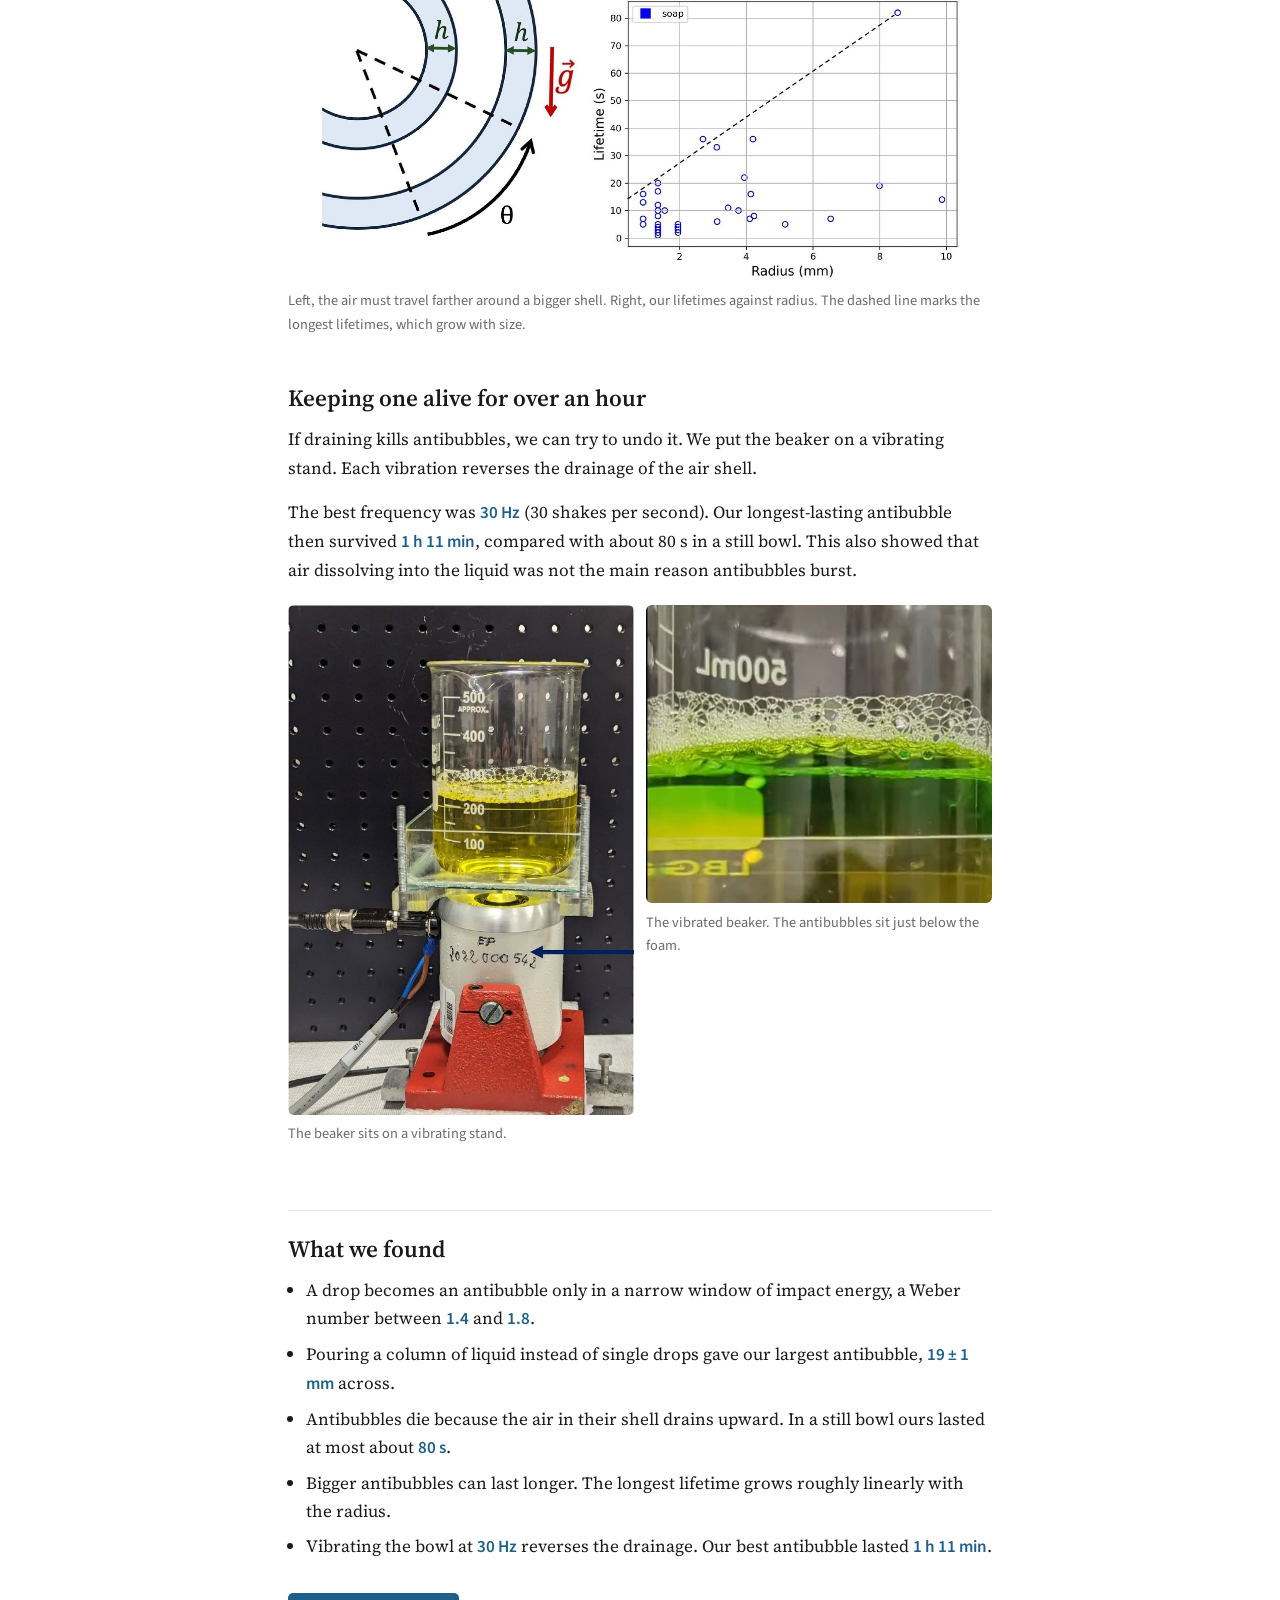
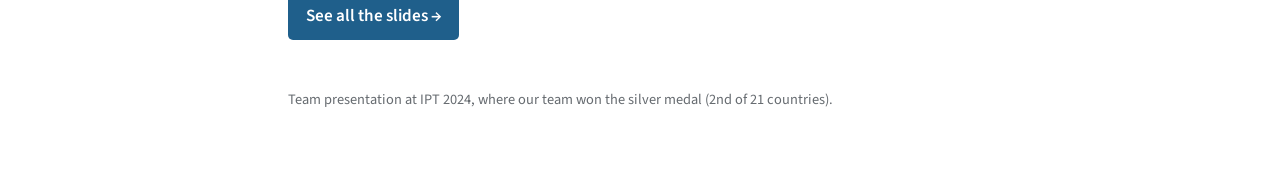
<file: ipt/antibubbles/index.html>
<!doctype html>
<html lang="en">
<head>
<meta charset="utf-8">
<meta name="viewport" content="width=device-width, initial-scale=1, viewport-fit=cover">
<title>Anti-bubbles, IPT 2024</title>
<meta name="description" content="How our team made antibubbles, found what makes them burst, and kept one alive for 1 h 11 min in a vibrated bowl.">
<link rel="preconnect" href="https://fonts.googleapis.com"><link rel="preconnect" href="https://fonts.gstatic.com" crossorigin>
<link rel="stylesheet" href="https://fonts.googleapis.com/css2?family=Source+Serif+4:ital,opsz,wght@0,8..60,400;0,8..60,600;1,8..60,400&family=Source+Sans+3:wght@400;600&display=swap">
<link rel="stylesheet" href="../story.css">
<style>figure img{height:auto}figure.pair{align-items:start}</style>
</head>
<body>
<div class="page">
  <a class="back" href="../../">← Martin Drieux</a>
  <h1>Anti-bubbles</h1>
  <p class="meta">International Physicists' Tournament 2024 · Problem 15 · École Polytechnique team</p>
  <p class="question"><span class="label">The question</span>Drop regular water very slowly into water whose surface tension has been lowered with soap. The drop can end up wrapped in a thin shell of air. Explain how this antibubble forms, make it as large and as long-lived as possible, and find out whether its size and lifetime are related.</p>

  <section>
    <h2>What an antibubble is</h2>
    <p>A soap bubble is a thin film of liquid with air on both sides. An antibubble is the reverse. It is a ball of liquid wrapped in a thin shell of air, floating inside the same liquid.</p>
    <p>Soap molecules line both faces of the air shell. The shell is very thin, about a thousandth of the antibubble's radius.</p>
    <figure class="pair">
      <div><img src="f03.jpg" alt="Diagram of an antibubble: a ball of liquid, a white shell of air, and liquid outside, with soap molecules on both faces of the shell." width="700" height="700"><p class="cap">Liquid inside, a shell of air (white), liquid outside. The green shapes are soap molecules.</p></div>
      <div><video autoplay muted loop playsinline poster="p14.jpg"><source src="s14.webm" type="video/webm"><source src="s14.mp4" type="video/mp4"></video><p class="cap">Two real antibubbles. The dark ring is the air shell. The larger one bursts at the end.</p></div>
    </figure>
  </section>

  <section>
    <h2>How a drop becomes an antibubble</h2>
    <p>The bath is soapy water. The problem asks for drops of regular water, but those were difficult to turn into antibubbles, so we used soapy drops as well. A syringe pusher forms the drops at the end of a tube, and a lifting support sets the height they fall from.</p>
    <p>Filmed in slow motion, the drop pushes a pocket of air down into the surface. The pocket then pinches shut above the drop and traps a layer of air around it.</p>
    <p>The height has to be just right. Dropped from too low, the drop has too little energy to create the new air–liquid surface, and it stays on top as a small bead. Dropped from too high, the air film drains away before it is pulled under, and the drop collapses. In our tests, antibubbles formed only when the Weber number (the drop's kinetic energy divided by the surface energy it must create) was between <span class="key">1.4</span> and <span class="key">1.8</span>.</p>
    <figure><video autoplay muted loop playsinline poster="p06.jpg"><source src="s06.webm" type="video/webm"><source src="s06.mp4" type="video/mp4"></video><figcaption>High-speed footage of a drop entering the bath, played back in slow motion.</figcaption></figure>
  </section>

  <section>
    <h2>Making them bigger</h2>
    <p>A drop only works if it is past a certain size, and the size of the drop limits the size of the antibubble. To go bigger, we poured a column of liquid into the bath instead. The column pinches off and closes into an antibubble, with no limit set by drop size.</p>
    <p>This method is hard to reproduce, but it gives a wide range of sizes. The trick is to make the column as tall and as wide as possible while keeping the air pocket under the surface. Our largest antibubble measured <span class="key">19 ± 1 mm</span> across.</p>
    <figure><video autoplay muted loop playsinline poster="p13.jpg"><source src="s13.webm" type="video/webm"><source src="s13.mp4" type="video/mp4"></video><figcaption>A column of liquid enters from the top, pinches off and closes into a large antibubble, which sinks and later bursts.</figcaption></figure>
  </section>

  <section>
    <h2>Why they burst, and why size matters</h2>
    <p>The air in the shell is lighter than the liquid, so it slowly flows upward around the ball. The shell thins underneath until it breaks. Soap slows this down. As the moving air drags the soap molecules along, they bunch up, and the resulting difference in surface tension pulls back against the flow (the Marangoni effect).</p>
    <p>In a still bowl, our antibubbles lasted at most about <span class="key">80 s</span>. Adding sugar, which makes the liquid thicker, helped by damping disturbances. Antibubbles that sank lasted longer than those that floated. Our lifetimes were shorter than in a published study, which we attribute to impurities such as dust.</p>
    <p>Size and lifetime are related. In a bigger antibubble the air has farther to travel before it reaches the top, so it can last longer. In our data the longest lifetime grows roughly linearly with the radius.</p>
    <figure><img src="f30.jpg" alt="Left: two air shells of different radius with the same thickness. Right: lifetime in seconds against radius in millimetres for soapy water; the upper edge of the points rises along a straight dashed line up to about 82 s at 8.5 mm." width="1400" height="619"><figcaption>Left, the air must travel farther around a bigger shell. Right, our lifetimes against radius. The dashed line marks the longest lifetimes, which grow with size.</figcaption></figure>
  </section>

  <section>
    <h2>Keeping one alive for over an hour</h2>
    <p>If draining kills antibubbles, we can try to undo it. We put the beaker on a vibrating stand. Each vibration reverses the drainage of the air shell.</p>
    <p>The best frequency was <span class="key">30 Hz</span> (30 shakes per second). Our longest-lasting antibubble then survived <span class="key">1 h 11 min</span>, compared with about 80 s in a still bowl. This also showed that air dissolving into the liquid was not the main reason antibubbles burst.</p>
    <figure class="pair">
      <div><img src="f26.jpg" alt="A 500 mL beaker of yellow soapy liquid on a glass plate mounted on a cylindrical vibrating stand." width="600" height="885"><p class="cap">The beaker sits on a vibrating stand.</p></div>
      <div><video autoplay muted loop playsinline poster="p27.jpg"><source src="s27.webm" type="video/webm"><source src="s27.mp4" type="video/mp4"></video><p class="cap">The vibrated beaker. The antibubbles sit just below the foam.</p></div>
    </figure>
  </section>

  <div class="results">
    <h2>What we found</h2>
    <ul>
      <li>A drop becomes an antibubble only in a narrow window of impact energy, a Weber number between <span class="key">1.4</span> and <span class="key">1.8</span>.</li>
      <li>Pouring a column of liquid instead of single drops gave our largest antibubble, <span class="key">19 ± 1 mm</span> across.</li>
      <li>Antibubbles die because the air in their shell drains upward. In a still bowl ours lasted at most about <span class="key">80 s</span>.</li>
      <li>Bigger antibubbles can last longer. The longest lifetime grows roughly linearly with the radius.</li>
      <li>Vibrating the bowl at <span class="key">30 Hz</span> reverses the drainage. Our best antibubble lasted <span class="key">1 h 11 min</span>.</li>
    </ul>
  </div>

  <a class="cta" href="slides.html">See all the slides →</a>
  <footer>Team presentation at IPT 2024, where our team won the silver medal (2nd of 21 countries).</footer>
</div>
</body>
</html>
</file>
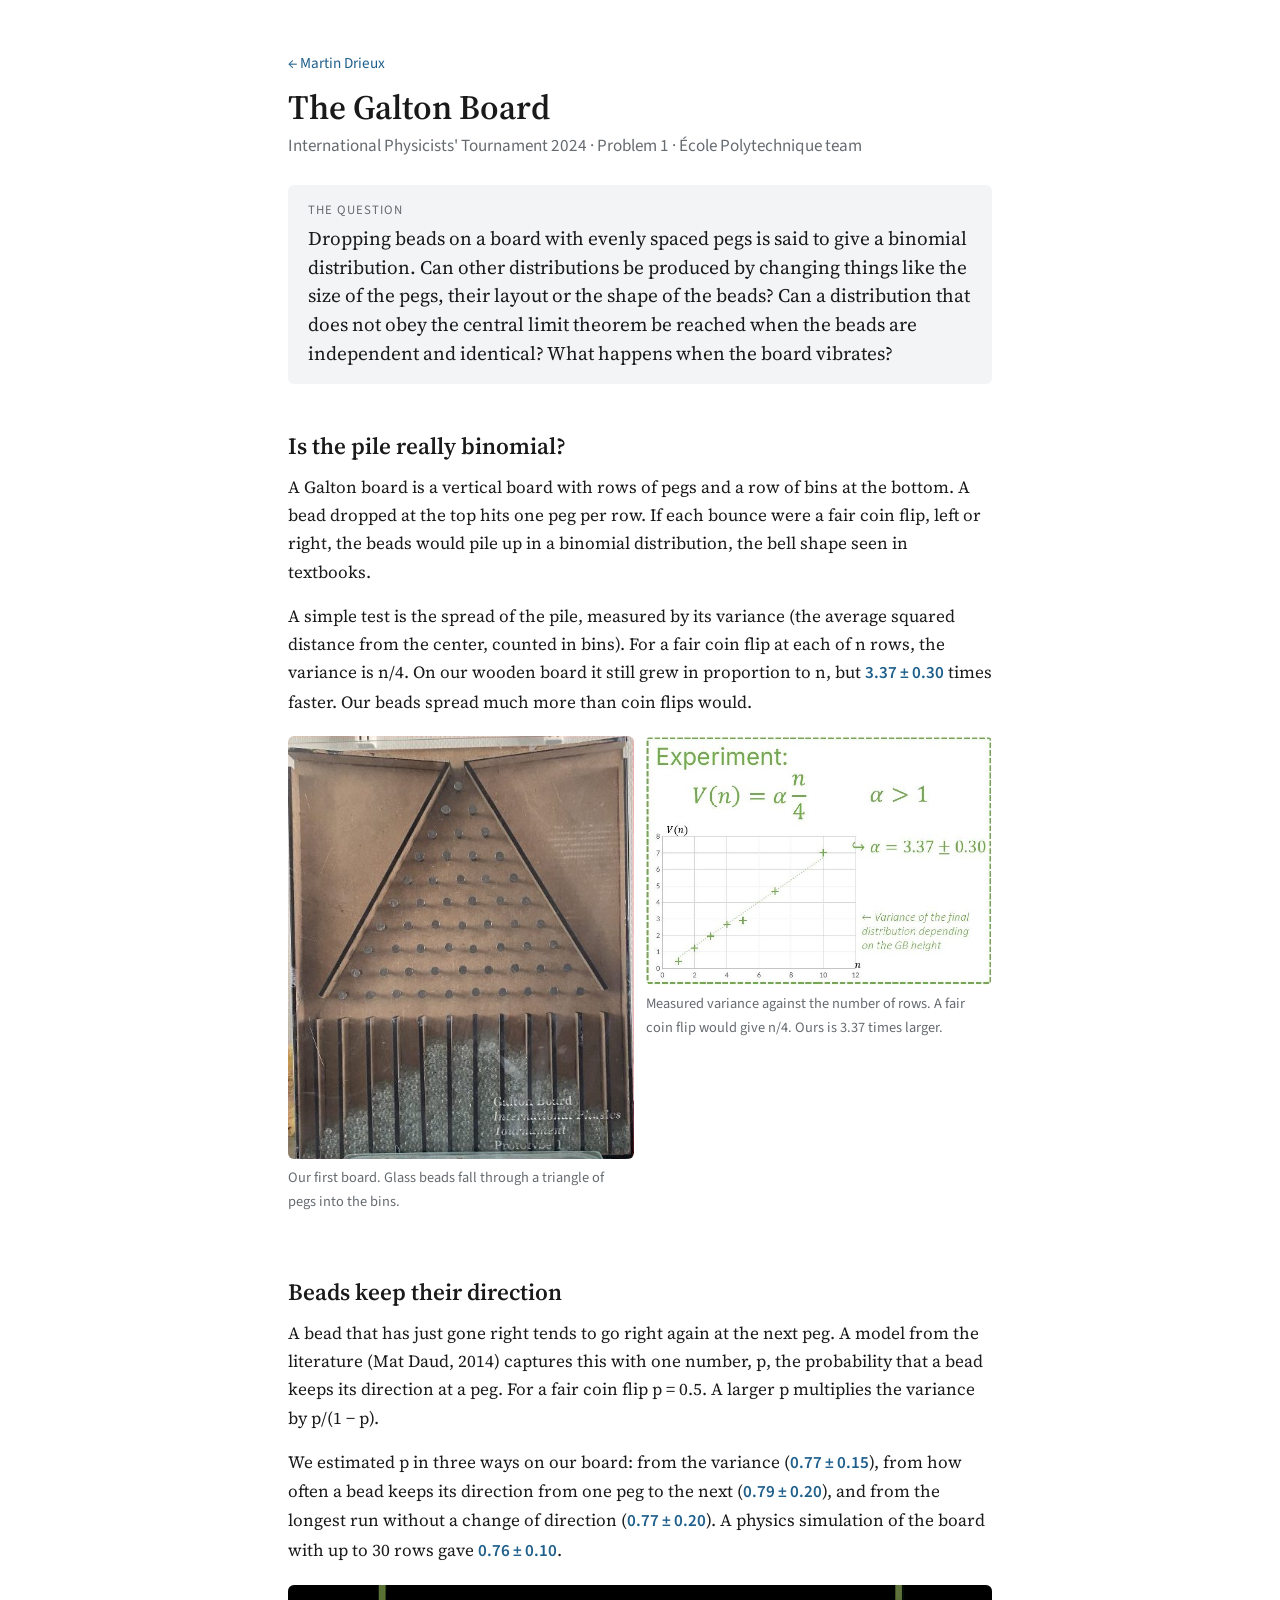
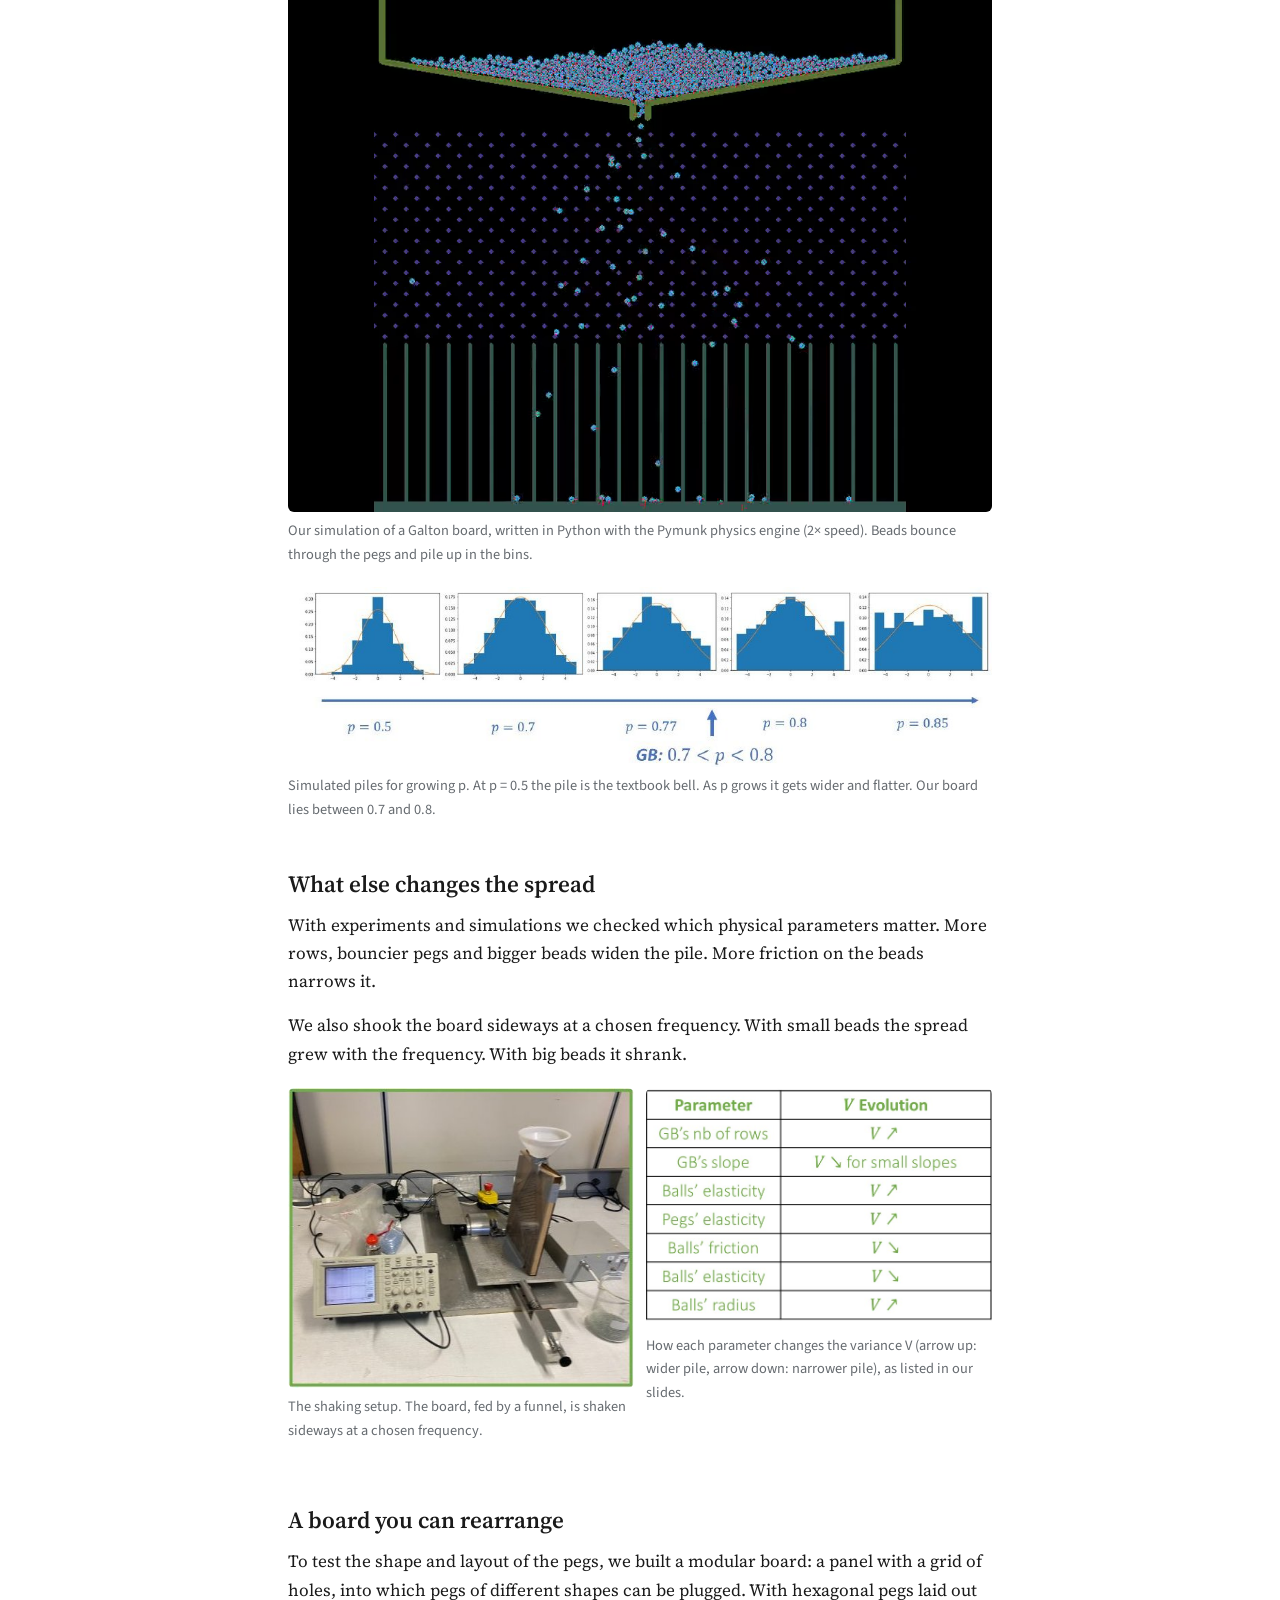
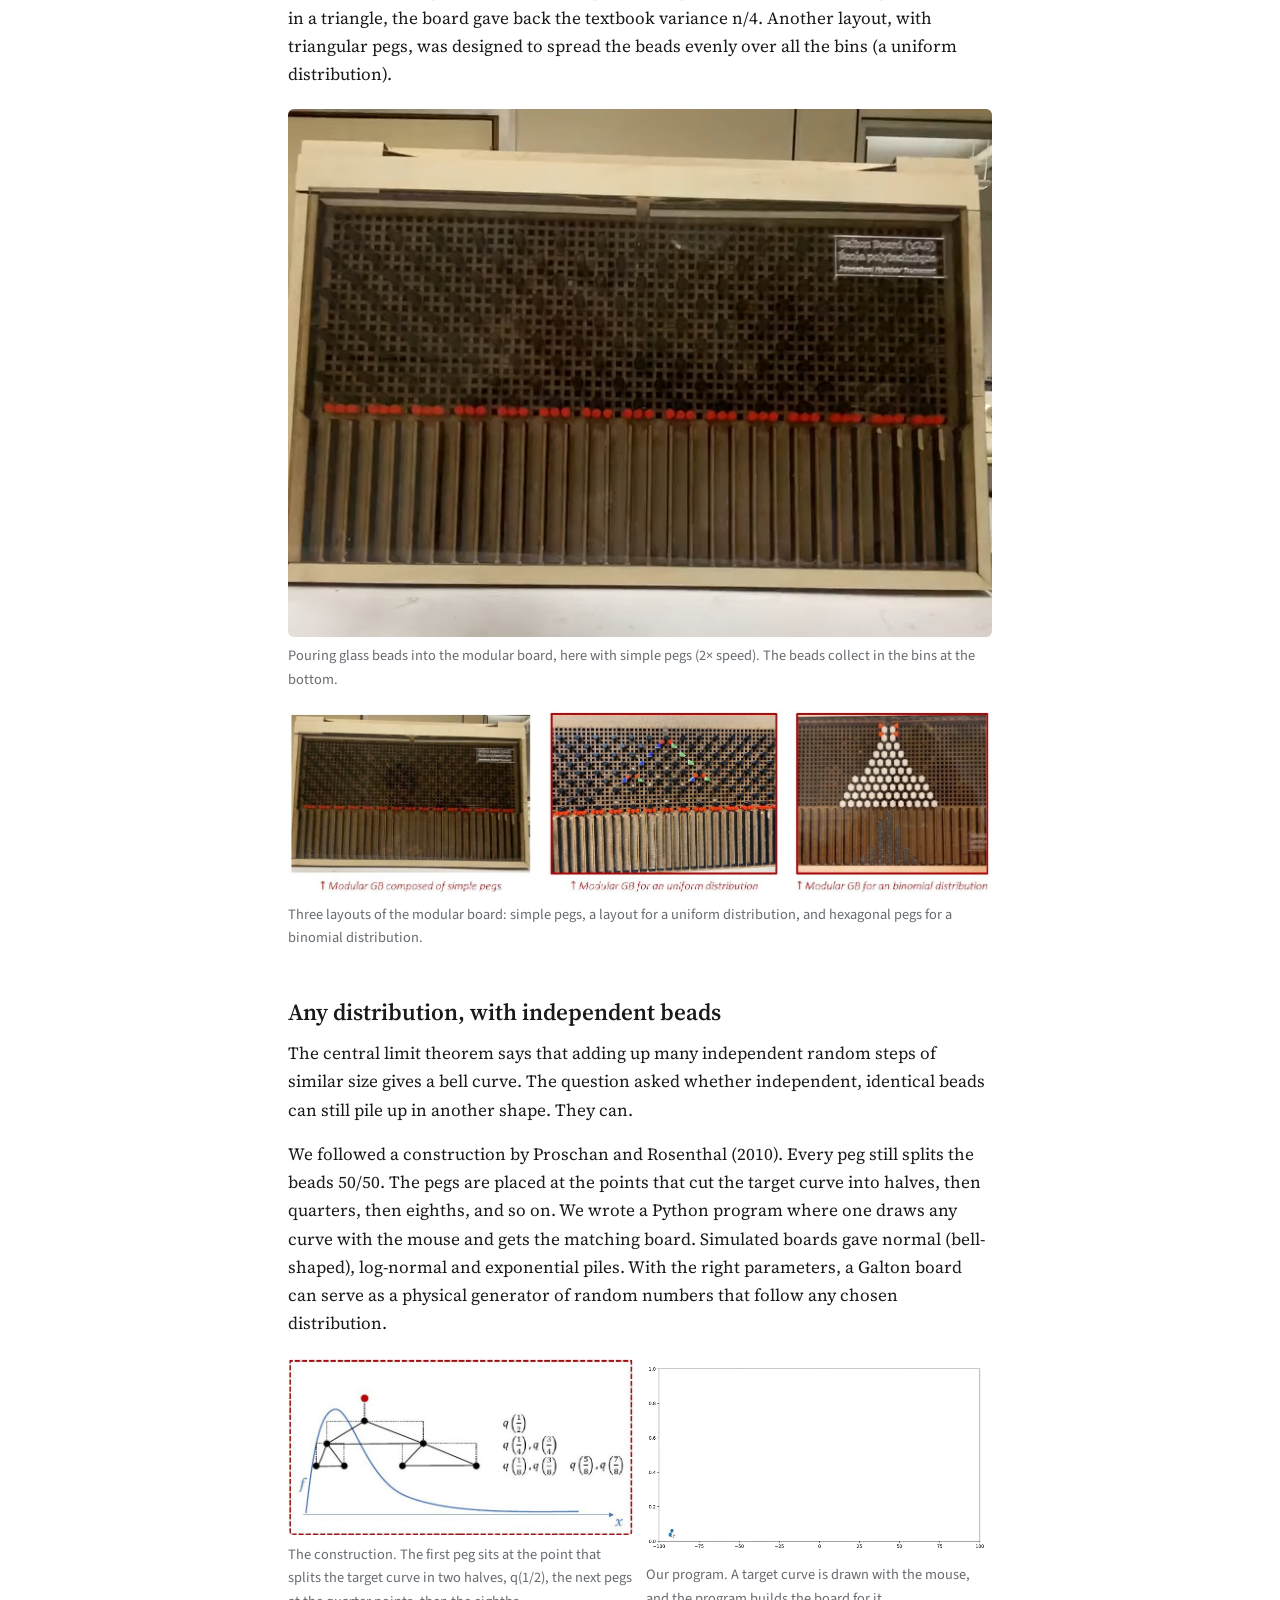
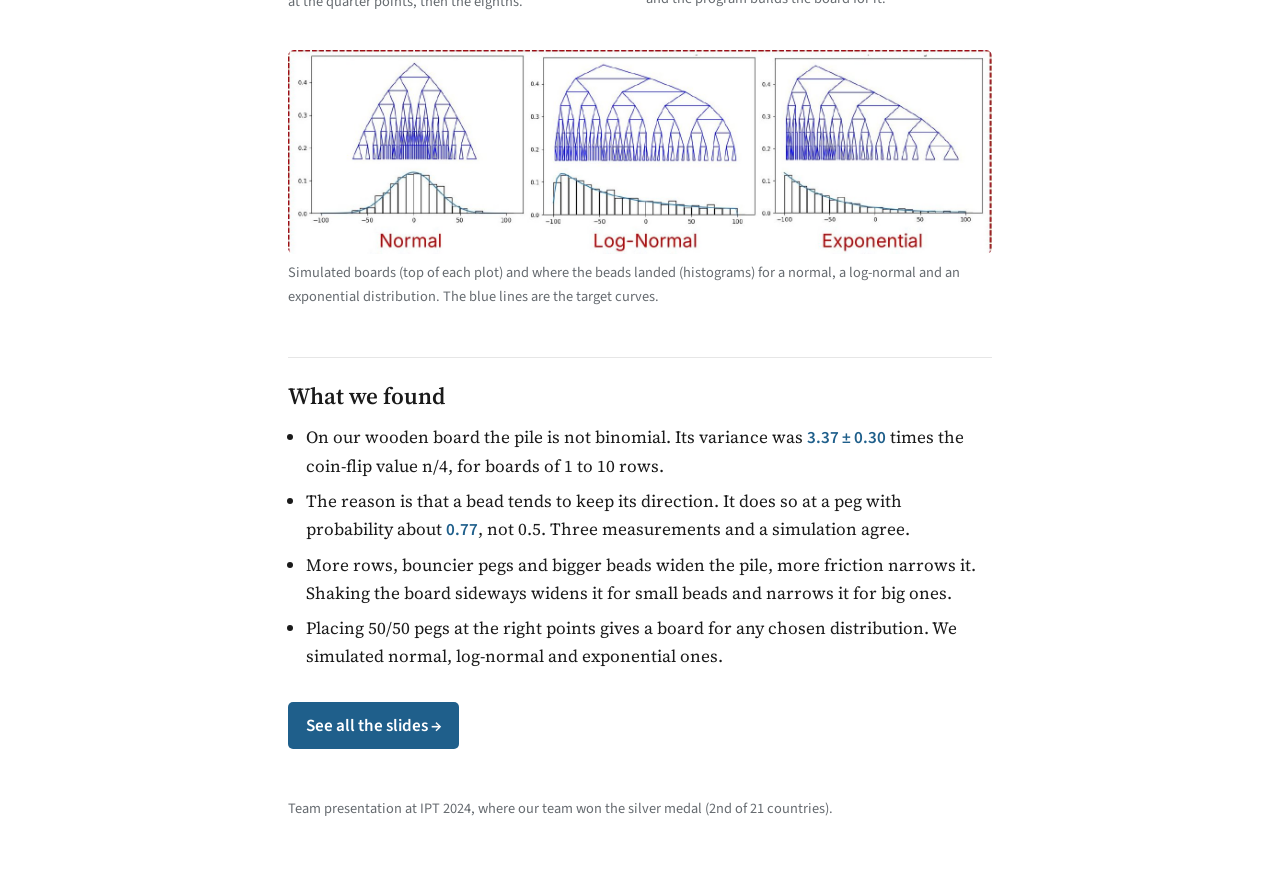
<file: ipt/galton-board/index.html>
<!doctype html>
<html lang="en">
<head>
<meta charset="utf-8">
<meta name="viewport" content="width=device-width, initial-scale=1, viewport-fit=cover">
<title>The Galton Board, IPT 2024</title>
<meta name="description" content="How our team found why real beads spread wider than the textbook Galton board predicts, and how to build a board for any chosen distribution.">
<link rel="preconnect" href="https://fonts.googleapis.com"><link rel="preconnect" href="https://fonts.gstatic.com" crossorigin>
<link rel="stylesheet" href="https://fonts.googleapis.com/css2?family=Source+Serif+4:ital,opsz,wght@0,8..60,400;0,8..60,600;1,8..60,400&family=Source+Sans+3:wght@400;600&display=swap">
<link rel="stylesheet" href="../story.css">
<style>figure img{height:auto}</style>
</head>
<body>
<div class="page">
  <a class="back" href="../../">← Martin Drieux</a>
  <h1>The Galton Board</h1>
  <p class="meta">International Physicists' Tournament 2024 · Problem 1 · École Polytechnique team</p>
  <p class="question"><span class="label">The question</span>Dropping beads on a board with evenly spaced pegs is said to give a binomial distribution. Can other distributions be produced by changing things like the size of the pegs, their layout or the shape of the beads? Can a distribution that does not obey the central limit theorem be reached when the beads are independent and identical? What happens when the board vibrates?</p>

  <section>
    <h2>Is the pile really binomial?</h2>
    <p>A Galton board is a vertical board with rows of pegs and a row of bins at the bottom. A bead dropped at the top hits one peg per row. If each bounce were a fair coin flip, left or right, the beads would pile up in a binomial distribution, the bell shape seen in textbooks.</p>
    <p>A simple test is the spread of the pile, measured by its variance (the average squared distance from the center, counted in bins). For a fair coin flip at each of n rows, the variance is n/4. On our wooden board it still grew in proportion to n, but <span class="key">3.37 ± 0.30</span> times faster. Our beads spread much more than coin flips would.</p>
    <figure class="pair">
      <div><img src="f06b.jpg" alt="Photo of our wooden Galton board: a triangle of round pegs above a row of bins filled with glass beads." width="465" height="569"><p class="cap">Our first board. Glass beads fall through a triangle of pegs into the bins.</p></div>
      <div><img src="f06.jpg" alt="Plot of the measured variance V of the pile against the number of rows n, from 1 to 10 rows. The points lie on a straight line reaching about 7 at n = 10. Text on the plot: V(n) = alpha n/4, alpha greater than 1, alpha = 3.37 plus or minus 0.30." width="684" height="492"><p class="cap">Measured variance against the number of rows. A fair coin flip would give n/4. Ours is 3.37 times larger.</p></div>
    </figure>
  </section>

  <section>
    <h2>Beads keep their direction</h2>
    <p>A bead that has just gone right tends to go right again at the next peg. A model from the literature (Mat Daud, 2014) captures this with one number, p, the probability that a bead keeps its direction at a peg. For a fair coin flip p = 0.5. A larger p multiplies the variance by p/(1 − p).</p>
    <p>We estimated p in three ways on our board: from the variance (<span class="key">0.77 ± 0.15</span>), from how often a bead keeps its direction from one peg to the next (<span class="key">0.79 ± 0.20</span>), and from the longest run without a change of direction (<span class="key">0.77 ± 0.20</span>). A physics simulation of the board with up to 30 rows gave <span class="key">0.76 ± 0.10</span>.</p>
    <figure><video autoplay muted loop playsinline poster="p08c.jpg"><source src="s08c.webm" type="video/webm"><source src="s08c.mp4" type="video/mp4"></video><figcaption>Our simulation of a Galton board, written in Python with the Pymunk physics engine (2× speed). Beads bounce through the pegs and pile up in the bins.</figcaption></figure>
    <figure><img src="f07.jpg" alt="Five simulated histograms for p = 0.5, 0.7, 0.77, 0.8 and 0.85. The pile gets wider and flatter as p grows. An arrow marks our board between 0.7 and 0.8." width="1025" height="262"><figcaption>Simulated piles for growing p. At p = 0.5 the pile is the textbook bell. As p grows it gets wider and flatter. Our board lies between 0.7 and 0.8.</figcaption></figure>
  </section>

  <section>
    <h2>What else changes the spread</h2>
    <p>With experiments and simulations we checked which physical parameters matter. More rows, bouncier pegs and bigger beads widen the pile. More friction on the beads narrows it.</p>
    <p>We also shook the board sideways at a chosen frequency. With small beads the spread grew with the frequency. With big beads it shrank.</p>
    <figure class="pair">
      <div><img src="f10.jpg" alt="Lab bench with an oscilloscope and a small Galton board mounted on a moving plate. A funnel above the board feeds the beads." width="466" height="404"><p class="cap">The shaking setup. The board, fed by a funnel, is shaken sideways at a chosen frequency.</p></div>
      <div><img src="f09.jpg" alt="Table of parameters and how the variance V changes. Number of rows: V up. Slope of the board: V down for small slopes. Balls' elasticity: V up. Pegs' elasticity: V up. Balls' friction: V down. Balls' elasticity: V down. Balls' radius: V up." width="735" height="507"><p class="cap">How each parameter changes the variance V (arrow up: wider pile, arrow down: narrower pile), as listed in our slides.</p></div>
    </figure>
  </section>

  <section>
    <h2>A board you can rearrange</h2>
    <p>To test the shape and layout of the pegs, we built a modular board: a panel with a grid of holes, into which pegs of different shapes can be plugged. With hexagonal pegs laid out in a triangle, the board gave back the textbook variance n/4. Another layout, with triangular pegs, was designed to spread the beads evenly over all the bins (a uniform distribution).</p>
    <figure><video autoplay muted loop playsinline poster="p11c.jpg"><source src="s11c.webm" type="video/webm"><source src="s11c.mp4" type="video/mp4"></video><figcaption>Pouring glass beads into the modular board, here with simple pegs (2× speed). The beads collect in the bins at the bottom.</figcaption></figure>
    <figure><img src="f11.jpg" alt="Three photos of the modular board: with simple pegs, with a mix of pegs and colored triangles for a uniform distribution, and with white hexagonal pegs in a triangle for a binomial distribution." width="1435" height="375"><figcaption>Three layouts of the modular board: simple pegs, a layout for a uniform distribution, and hexagonal pegs for a binomial distribution.</figcaption></figure>
  </section>

  <section>
    <h2>Any distribution, with independent beads</h2>
    <p>The central limit theorem says that adding up many independent random steps of similar size gives a bell curve. The question asked whether independent, identical beads can still pile up in another shape. They can.</p>
    <p>We followed a construction by Proschan and Rosenthal (2010). Every peg still splits the beads 50/50. The pegs are placed at the points that cut the target curve into halves, then quarters, then eighths, and so on. We wrote a Python program where one draws any curve with the mouse and gets the matching board. Simulated boards gave normal (bell-shaped), log-normal and exponential piles. With the right parameters, a Galton board can serve as a physical generator of random numbers that follow any chosen distribution.</p>
    <figure class="pair">
      <div><img src="f13.jpg" alt="Sketch of a skewed target curve f over x, with a tree of pegs above it. The top peg sits at q(1/2), the next two at q(1/4) and q(3/4), the next four at q(1/8), q(3/8), q(5/8), q(7/8)." width="724" height="372"><p class="cap">The construction. The first peg sits at the point that splits the target curve in two halves, q(1/2), the next pegs at the quarter points, then the eighths.</p></div>
      <div><video autoplay muted loop playsinline poster="p13.jpg"><source src="s13.webm" type="video/webm"><source src="s13.mp4" type="video/mp4"></video><p class="cap">Our program. A target curve is drawn with the mouse, and the program builds the board for it.</p></div>
    </figure>
    <figure><img src="f14.jpg" alt="Three simulated boards drawn as trees of triangles, each above a histogram of where the beads landed. Left: a symmetric tree and a bell-shaped histogram. Middle and right: lopsided trees with histograms that are high on the left and decay slowly to the right." width="1530" height="444"><figcaption>Simulated boards (top of each plot) and where the beads landed (histograms) for a normal, a log-normal and an exponential distribution. The blue lines are the target curves.</figcaption></figure>
  </section>

  <div class="results">
    <h2>What we found</h2>
    <ul>
      <li>On our wooden board the pile is not binomial. Its variance was <span class="key">3.37 ± 0.30</span> times the coin-flip value n/4, for boards of 1 to 10 rows.</li>
      <li>The reason is that a bead tends to keep its direction. It does so at a peg with probability about <span class="key">0.77</span>, not 0.5. Three measurements and a simulation agree.</li>
      <li>More rows, bouncier pegs and bigger beads widen the pile, more friction narrows it. Shaking the board sideways widens it for small beads and narrows it for big ones.</li>
      <li>Placing 50/50 pegs at the right points gives a board for any chosen distribution. We simulated normal, log-normal and exponential ones.</li>
    </ul>
  </div>

  <a class="cta" href="slides.html">See all the slides →</a>
  <footer>Team presentation at IPT 2024, where our team won the silver medal (2nd of 21 countries).</footer>
</div>
</body>
</html>
</file>
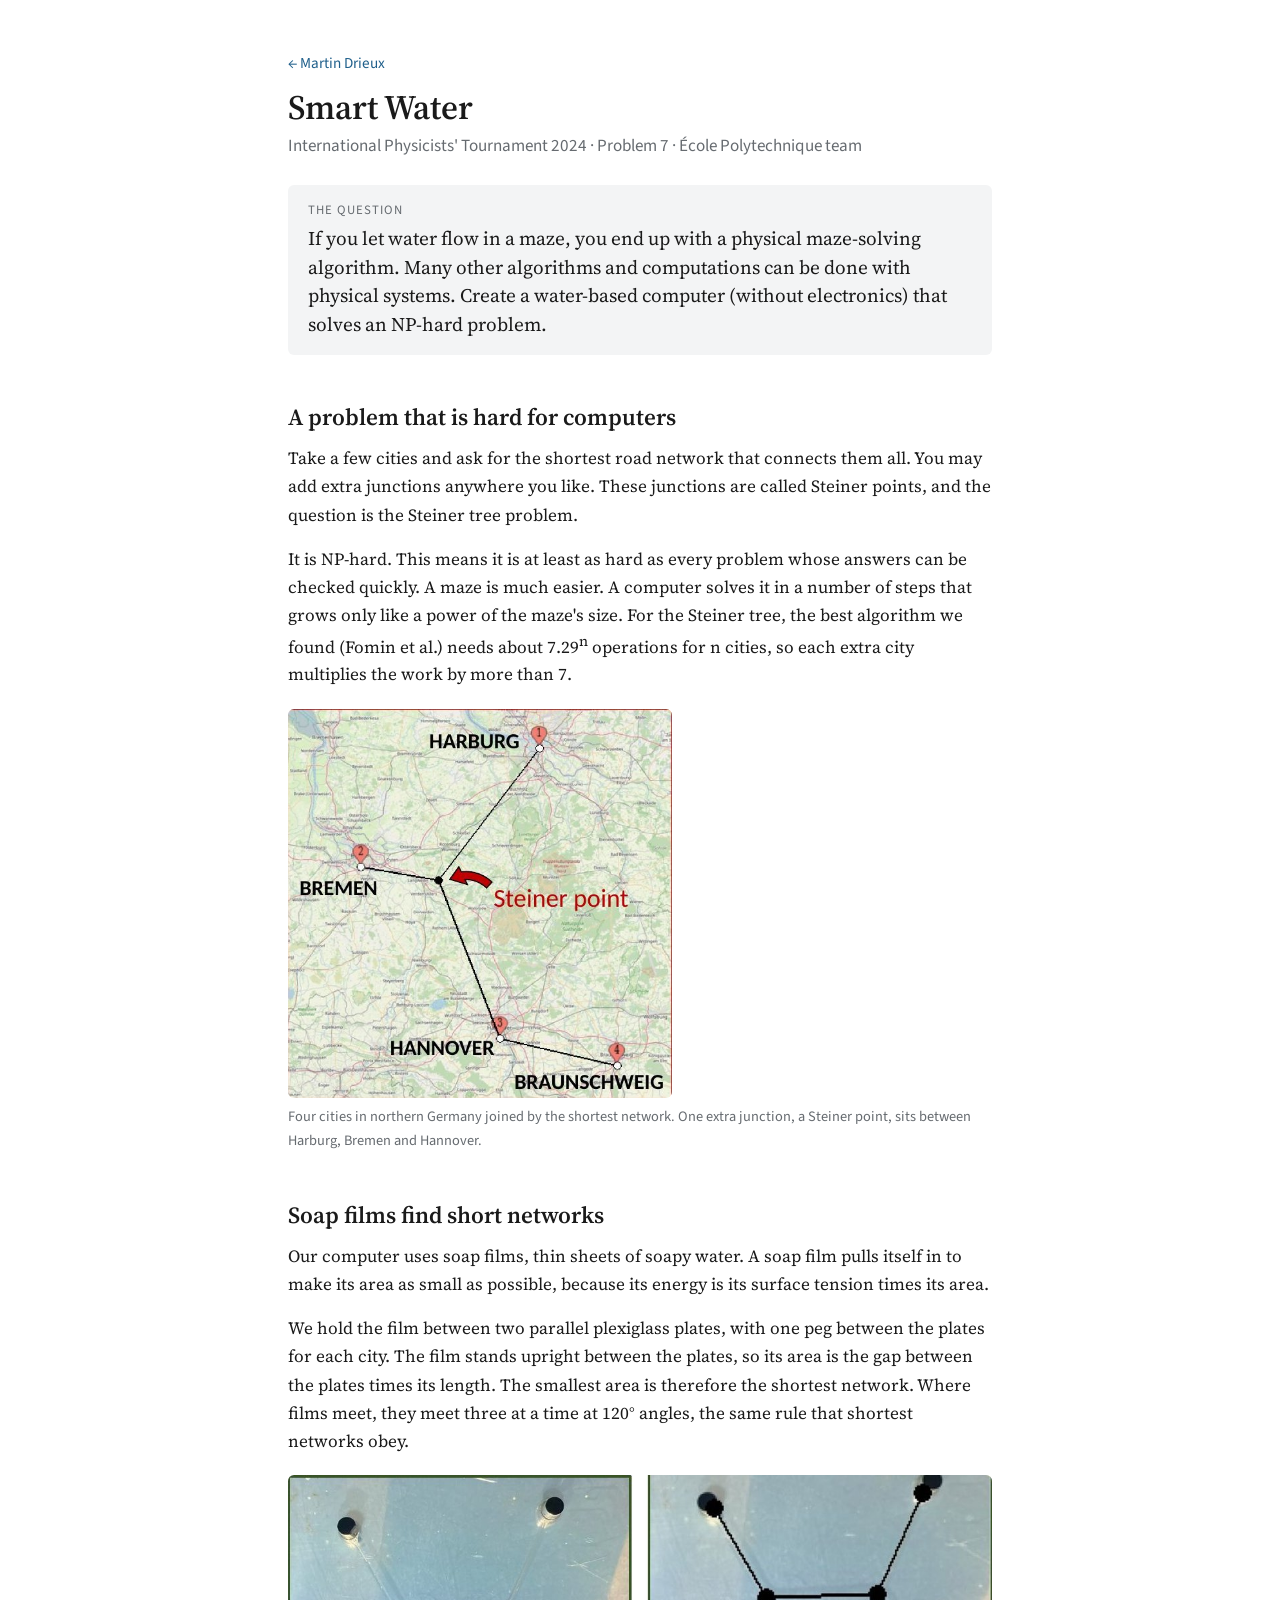
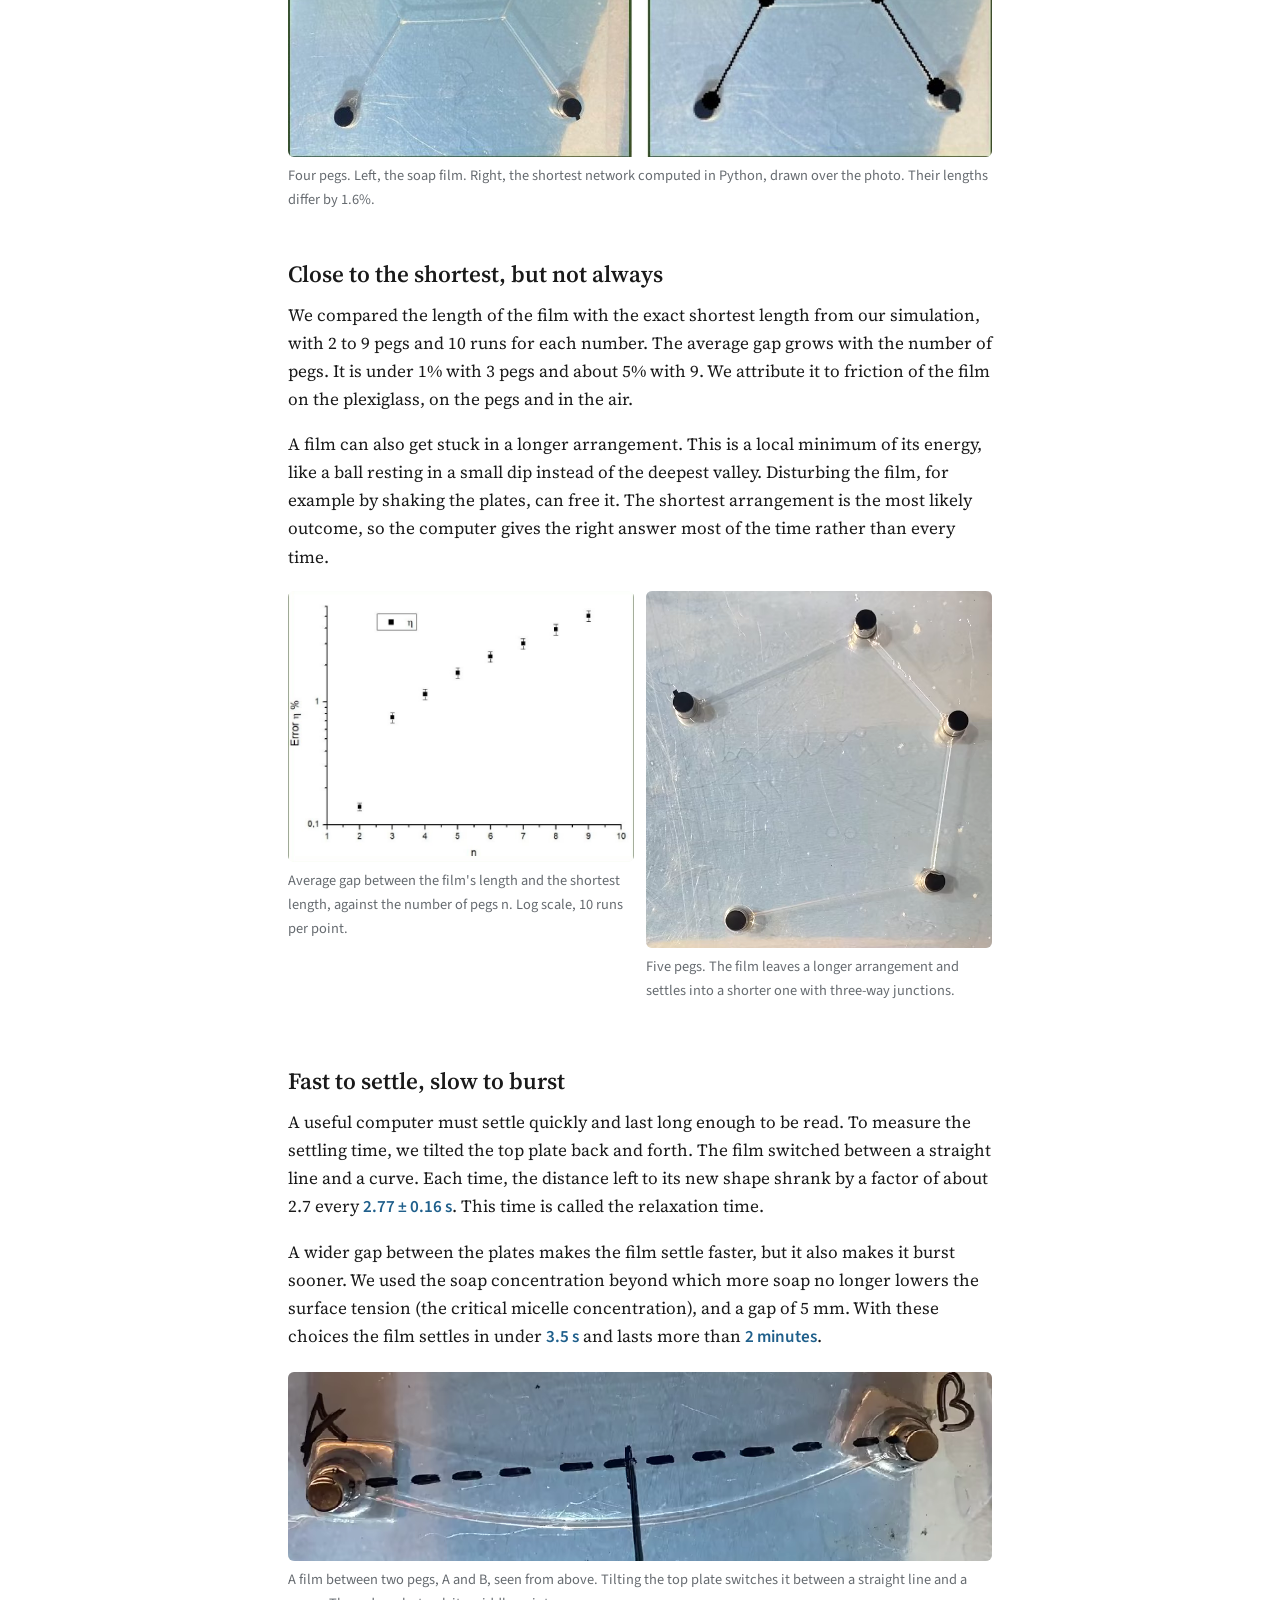
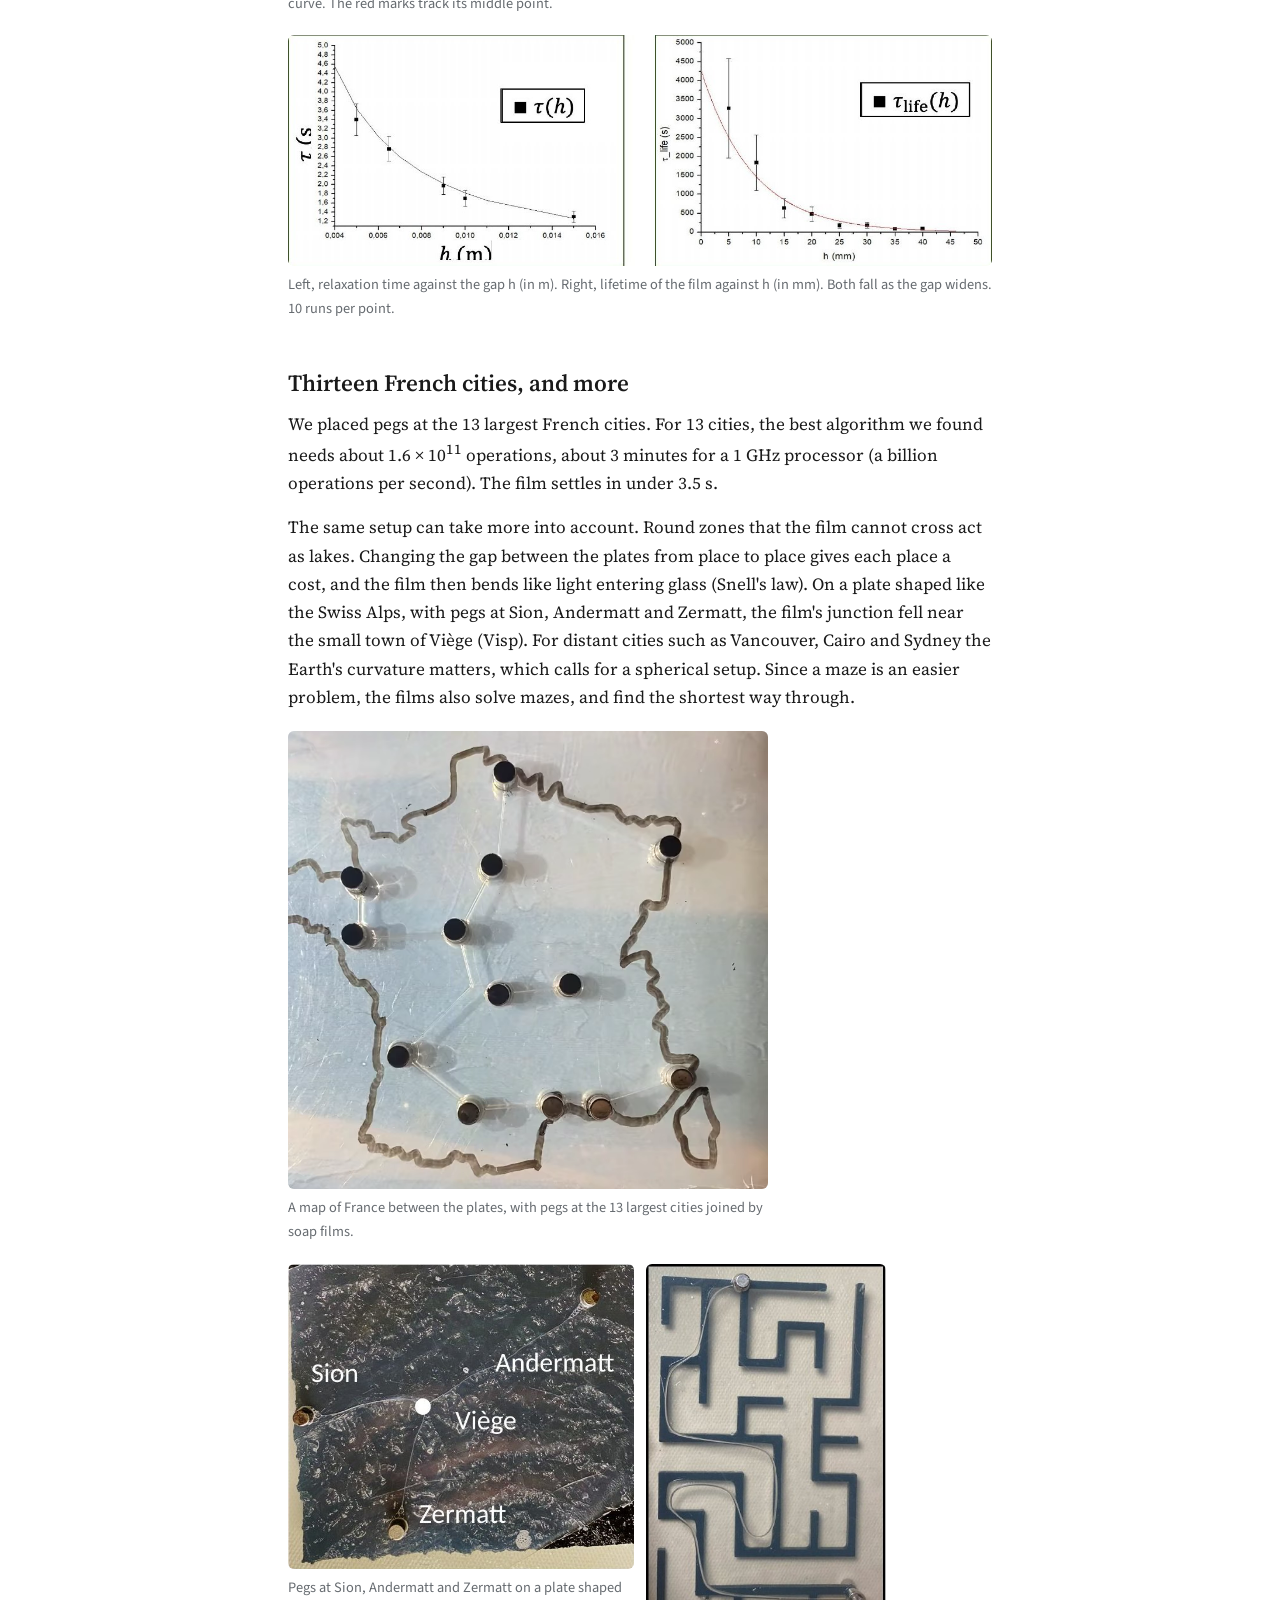
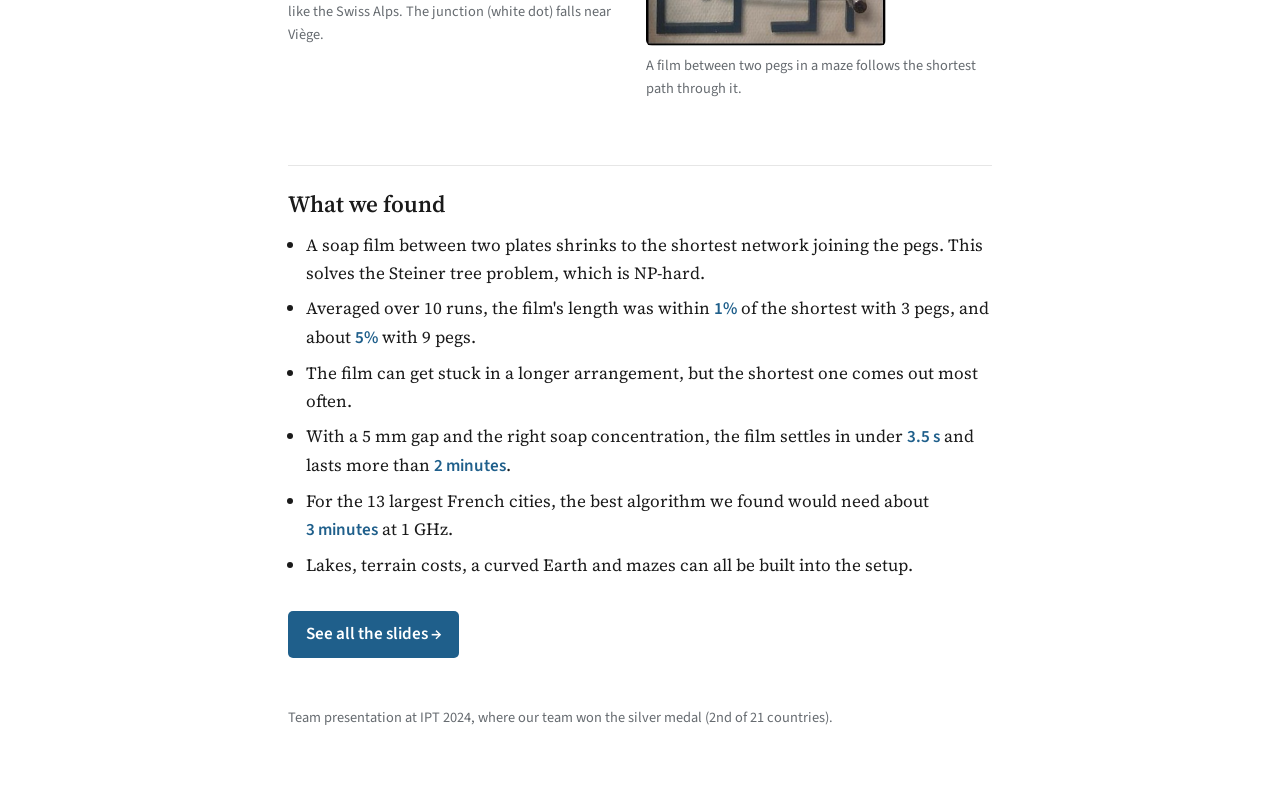
<file: ipt/smart-water/index.html>
<!doctype html>
<html lang="en">
<head>
<meta charset="utf-8">
<meta name="viewport" content="width=device-width, initial-scale=1, viewport-fit=cover">
<title>Smart Water, IPT 2024</title>
<meta name="description" content="How our team used soap films between two plates to find the shortest network joining a set of points, an NP-hard problem.">
<link rel="preconnect" href="https://fonts.googleapis.com"><link rel="preconnect" href="https://fonts.gstatic.com" crossorigin>
<link rel="stylesheet" href="https://fonts.googleapis.com/css2?family=Source+Serif+4:ital,opsz,wght@0,8..60,400;0,8..60,600;1,8..60,400&family=Source+Sans+3:wght@400;600&display=swap">
<link rel="stylesheet" href="../story.css">
<style>figure img{height:auto}</style>
</head>
<body>
<div class="page">
  <a class="back" href="../../">← Martin Drieux</a>
  <h1>Smart Water</h1>
  <p class="meta">International Physicists' Tournament 2024 · Problem 7 · École Polytechnique team</p>
  <p class="question"><span class="label">The question</span>If you let water flow in a maze, you end up with a physical maze-solving algorithm. Many other algorithms and computations can be done with physical systems. Create a water-based computer (without electronics) that solves an NP-hard problem.</p>

  <section>
    <h2>A problem that is hard for computers</h2>
    <p>Take a few cities and ask for the shortest road network that connects them all. You may add extra junctions anywhere you like. These junctions are called Steiner points, and the question is the Steiner tree problem.</p>
    <p>It is NP-hard. This means it is at least as hard as every problem whose answers can be checked quickly. A maze is much easier. A computer solves it in a number of steps that grows only like a power of the maze's size. For the Steiner tree, the best algorithm we found (Fomin et al.) needs about 7.29<sup>n</sup> operations for n cities, so each extra city multiplies the work by more than 7.</p>
    <figure><img src="f05.jpg" alt="Map of northern Germany with four cities, Harburg, Bremen, Hannover and Braunschweig, joined by straight black lines. Three of the lines meet at an extra point between the cities, labelled Steiner point." width="596" height="604" style="max-width:24rem"><figcaption>Four cities in northern Germany joined by the shortest network. One extra junction, a Steiner point, sits between Harburg, Bremen and Hannover.</figcaption></figure>
  </section>

  <section>
    <h2>Soap films find short networks</h2>
    <p>Our computer uses soap films, thin sheets of soapy water. A soap film pulls itself in to make its area as small as possible, because its energy is its surface tension times its area.</p>
    <p>We hold the film between two parallel plexiglass plates, with one peg between the plates for each city. The film stands upright between the plates, so its area is the gap between the plates times its length. The smallest area is therefore the shortest network. Where films meet, they meet three at a time at 120° angles, the same rule that shortest networks obey.</p>
    <figure><img src="f13.jpg" alt="Two top-view photos of four pegs between plates. On the left, a thin soap film joins the pegs through two junctions, like a stretched letter H. On the right, the same photo with black lines drawn over it, matching the film." width="1045" height="418"><figcaption>Four pegs. Left, the soap film. Right, the shortest network computed in Python, drawn over the photo. Their lengths differ by 1.6%.</figcaption></figure>
  </section>

  <section>
    <h2>Close to the shortest, but not always</h2>
    <p>We compared the length of the film with the exact shortest length from our simulation, with 2 to 9 pegs and 10 runs for each number. The average gap grows with the number of pegs. It is under 1% with 3 pegs and about 5% with 9. We attribute it to friction of the film on the plexiglass, on the pegs and in the air.</p>
    <p>A film can also get stuck in a longer arrangement. This is a local minimum of its energy, like a ball resting in a small dip instead of the deepest valley. Disturbing the film, for example by shaking the plates, can free it. The shortest arrangement is the most likely outcome, so the computer gives the right answer most of the time rather than every time.</p>
    <figure class="pair">
      <div><img src="f18.jpg" alt="Plot of the error in percent, on a logarithmic scale, against the number of pegs n from 2 to 9. The error rises from about 0.14% at n equals 2 to about 5% at n equals 9." width="804" height="630"><p class="cap">Average gap between the film's length and the shortest length, against the number of pegs n. Log scale, 10 runs per point.</p></div>
      <div><video autoplay muted loop playsinline poster="p15.jpg"><source src="s15.webm" type="video/webm"><source src="s15.mp4" type="video/mp4"></video><p class="cap">Five pegs. The film leaves a longer arrangement and settles into a shorter one with three-way junctions.</p></div>
    </figure>
  </section>

  <section>
    <h2>Fast to settle, slow to burst</h2>
    <p>A useful computer must settle quickly and last long enough to be read. To measure the settling time, we tilted the top plate back and forth. The film switched between a straight line and a curve. Each time, the distance left to its new shape shrank by a factor of about 2.7 every <span class="key">2.77&nbsp;±&nbsp;0.16&nbsp;s</span>. This time is called the relaxation time.</p>
    <p>A wider gap between the plates makes the film settle faster, but it also makes it burst sooner. We used the soap concentration beyond which more soap no longer lowers the surface tension (the critical micelle concentration), and a gap of 5 mm. With these choices the film settles in under <span class="key">3.5&nbsp;s</span> and lasts more than <span class="key">2&nbsp;minutes</span>.</p>
    <figure><video autoplay muted loop playsinline poster="p22.jpg"><source src="s22.webm" type="video/webm"><source src="s22.mp4" type="video/mp4"></video><figcaption>A film between two pegs, A and B, seen from above. Tilting the top plate switches it between a straight line and a curve. The red marks track its middle point.</figcaption></figure>
    <figure><img src="f27.jpg" alt="Two plots. Left, relaxation time tau in seconds against gap h in meters, falling from about 3.4 s at 5 mm to about 1.3 s at 15 mm. Right, film lifetime in seconds against h in millimeters, falling steeply from about 3300 s at 5 mm to under 100 s at 40 mm." width="1266" height="415"><figcaption>Left, relaxation time against the gap h (in m). Right, lifetime of the film against h (in mm). Both fall as the gap widens. 10 runs per point.</figcaption></figure>
  </section>

  <section>
    <h2>Thirteen French cities, and more</h2>
    <p>We placed pegs at the 13 largest French cities. For 13 cities, the best algorithm we found needs about 1.6 × 10<sup>11</sup> operations, about 3 minutes for a 1 GHz processor (a billion operations per second). The film settles in under 3.5 s.</p>
    <p>The same setup can take more into account. Round zones that the film cannot cross act as lakes. Changing the gap between the plates from place to place gives each place a cost, and the film then bends like light entering glass (Snell's law). On a plate shaped like the Swiss Alps, with pegs at Sion, Andermatt and Zermatt, the film's junction fell near the small town of Viège (Visp). For distant cities such as Vancouver, Cairo and Sydney the Earth's curvature matters, which calls for a spherical setup. Since a maze is an easier problem, the films also solve mazes, and find the shortest way through.</p>
    <figure style="max-width:30rem"><video autoplay muted loop playsinline poster="p28.jpg"><source src="s28.webm" type="video/webm"><source src="s28.mp4" type="video/mp4"></video><figcaption>A map of France between the plates, with pegs at the 13 largest cities joined by soap films.</figcaption></figure>
    <figure class="pair">
      <div><img src="f32.jpg" alt="Dark relief plate shaped like the Swiss Alps, with pegs labelled Sion, Andermatt and Zermatt. A thin film joins them through one junction, marked with a white dot labelled Viège." width="592" height="522"><p class="cap">Pegs at Sion, Andermatt and Zermatt on a plate shaped like the Swiss Alps. The junction (white dot) falls near Viège.</p></div>
      <div><img src="f35.jpg" alt="A maze with dark walls. A thin soap film runs from a peg at the top to a peg at the bottom, winding through the corridors." width="385" height="614" style="max-width:15rem"><p class="cap">A film between two pegs in a maze follows the shortest path through it.</p></div>
    </figure>
  </section>

  <div class="results">
    <h2>What we found</h2>
    <ul>
      <li>A soap film between two plates shrinks to the shortest network joining the pegs. This solves the Steiner tree problem, which is NP-hard.</li>
      <li>Averaged over 10 runs, the film's length was within <span class="key">1%</span> of the shortest with 3 pegs, and about <span class="key">5%</span> with 9 pegs.</li>
      <li>The film can get stuck in a longer arrangement, but the shortest one comes out most often.</li>
      <li>With a 5 mm gap and the right soap concentration, the film settles in under <span class="key">3.5&nbsp;s</span> and lasts more than <span class="key">2&nbsp;minutes</span>.</li>
      <li>For the 13 largest French cities, the best algorithm we found would need about <span class="key">3&nbsp;minutes</span> at 1 GHz.</li>
      <li>Lakes, terrain costs, a curved Earth and mazes can all be built into the setup.</li>
    </ul>
  </div>

  <a class="cta" href="slides.html">See all the slides →</a>
  <footer>Team presentation at IPT 2024, where our team won the silver medal (2nd of 21 countries).</footer>
</div>
</body>
</html>
</file>
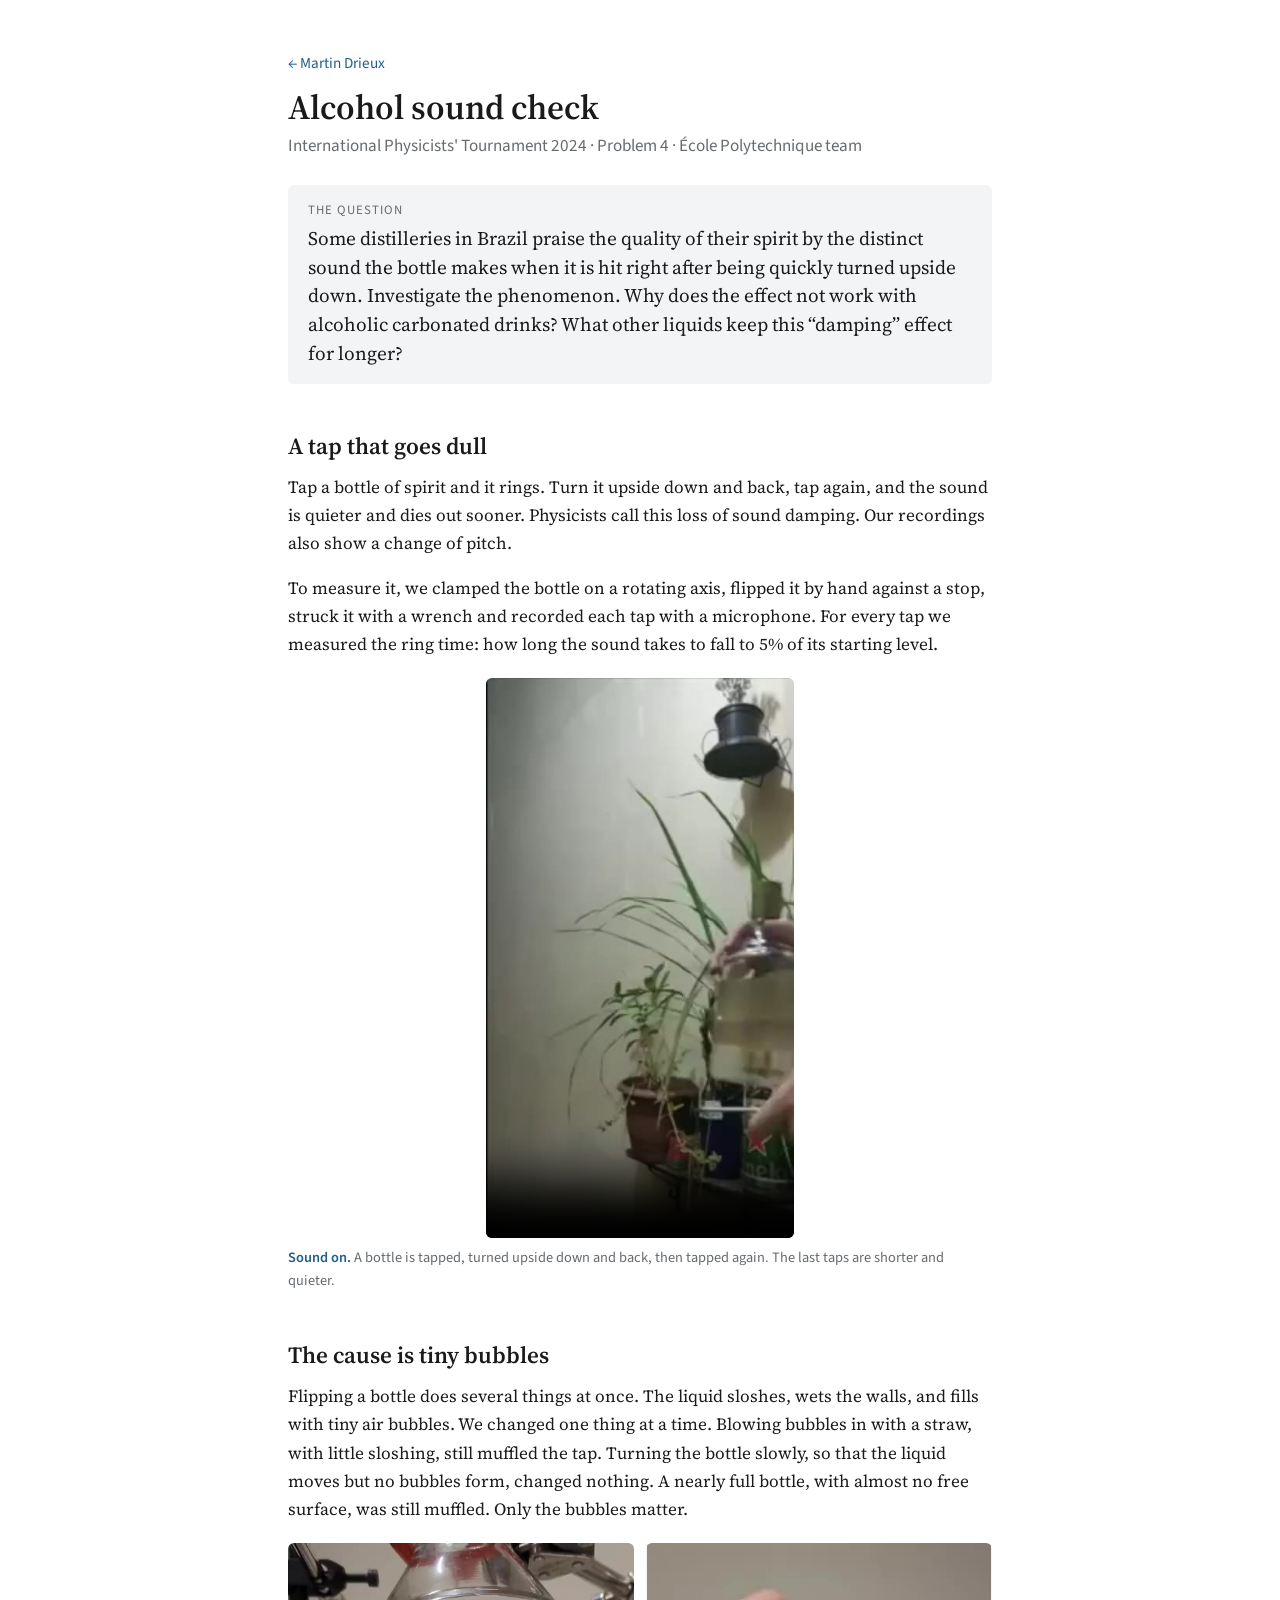
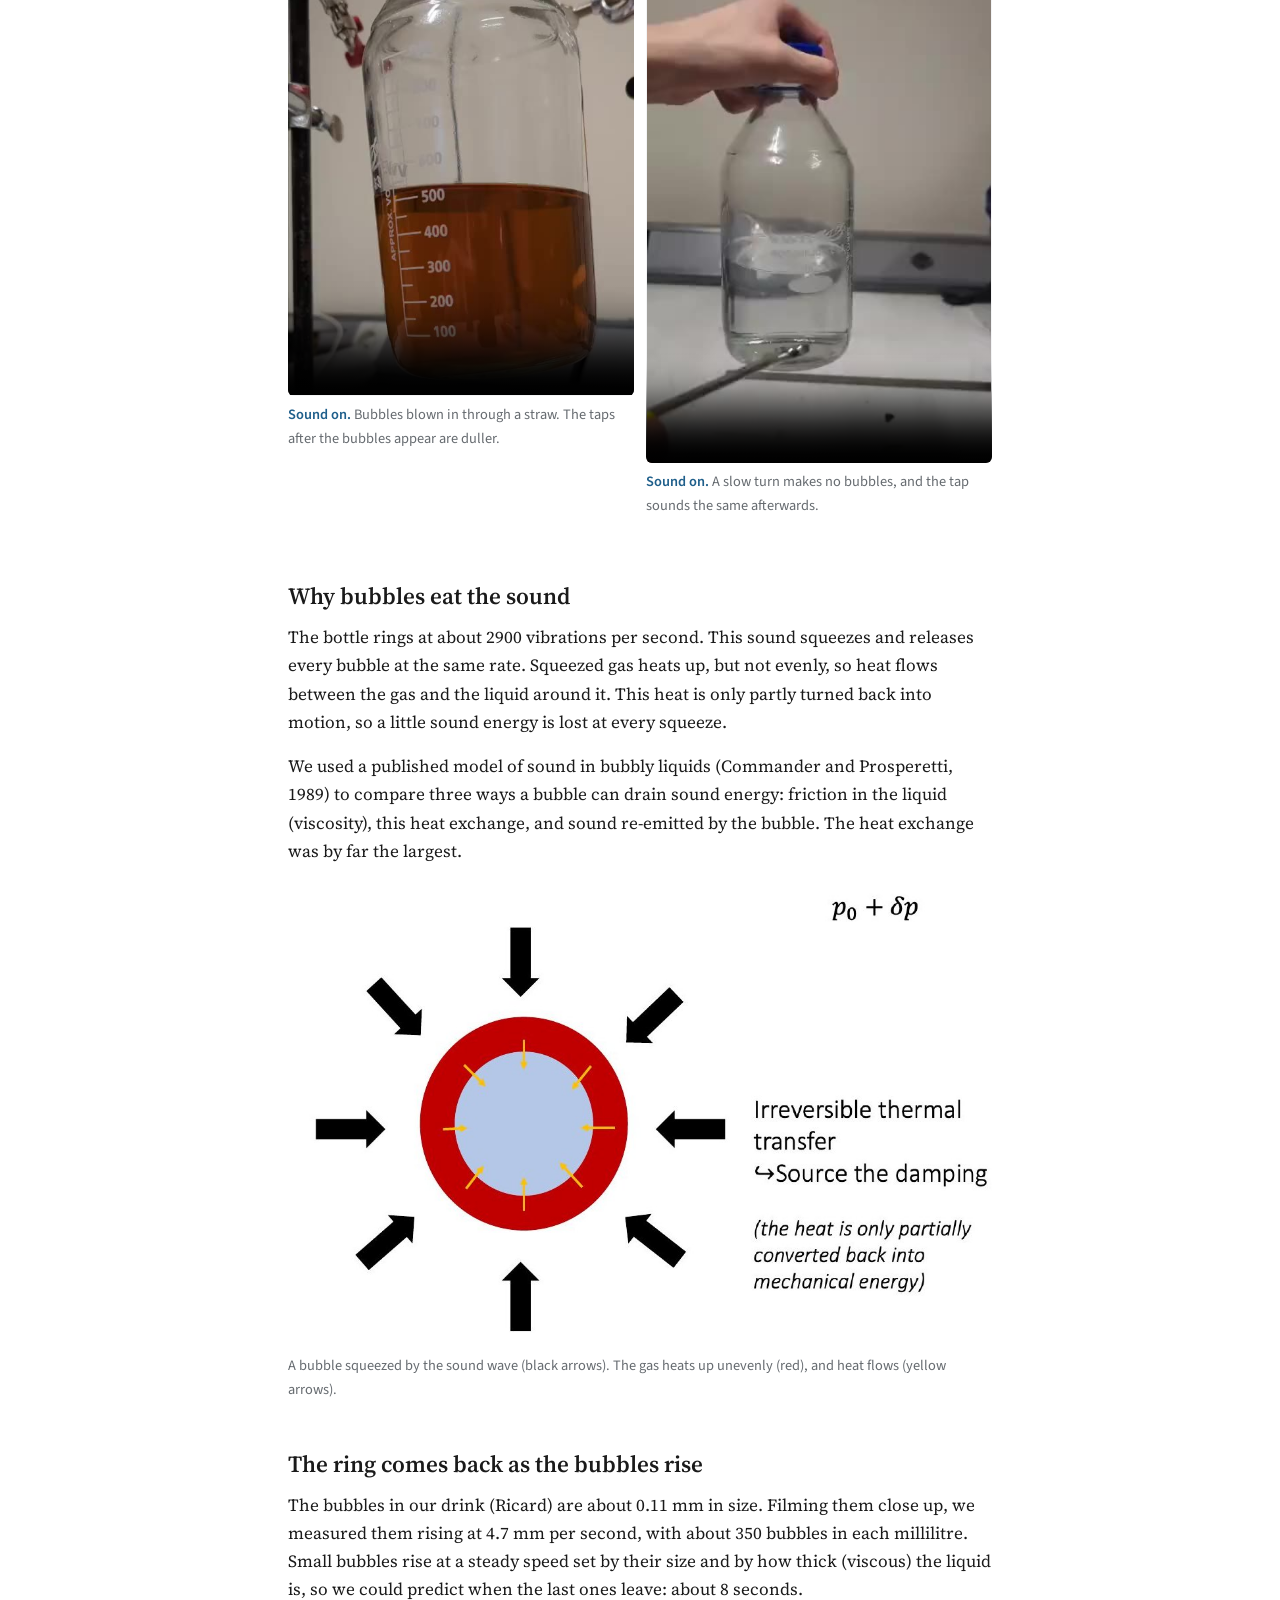
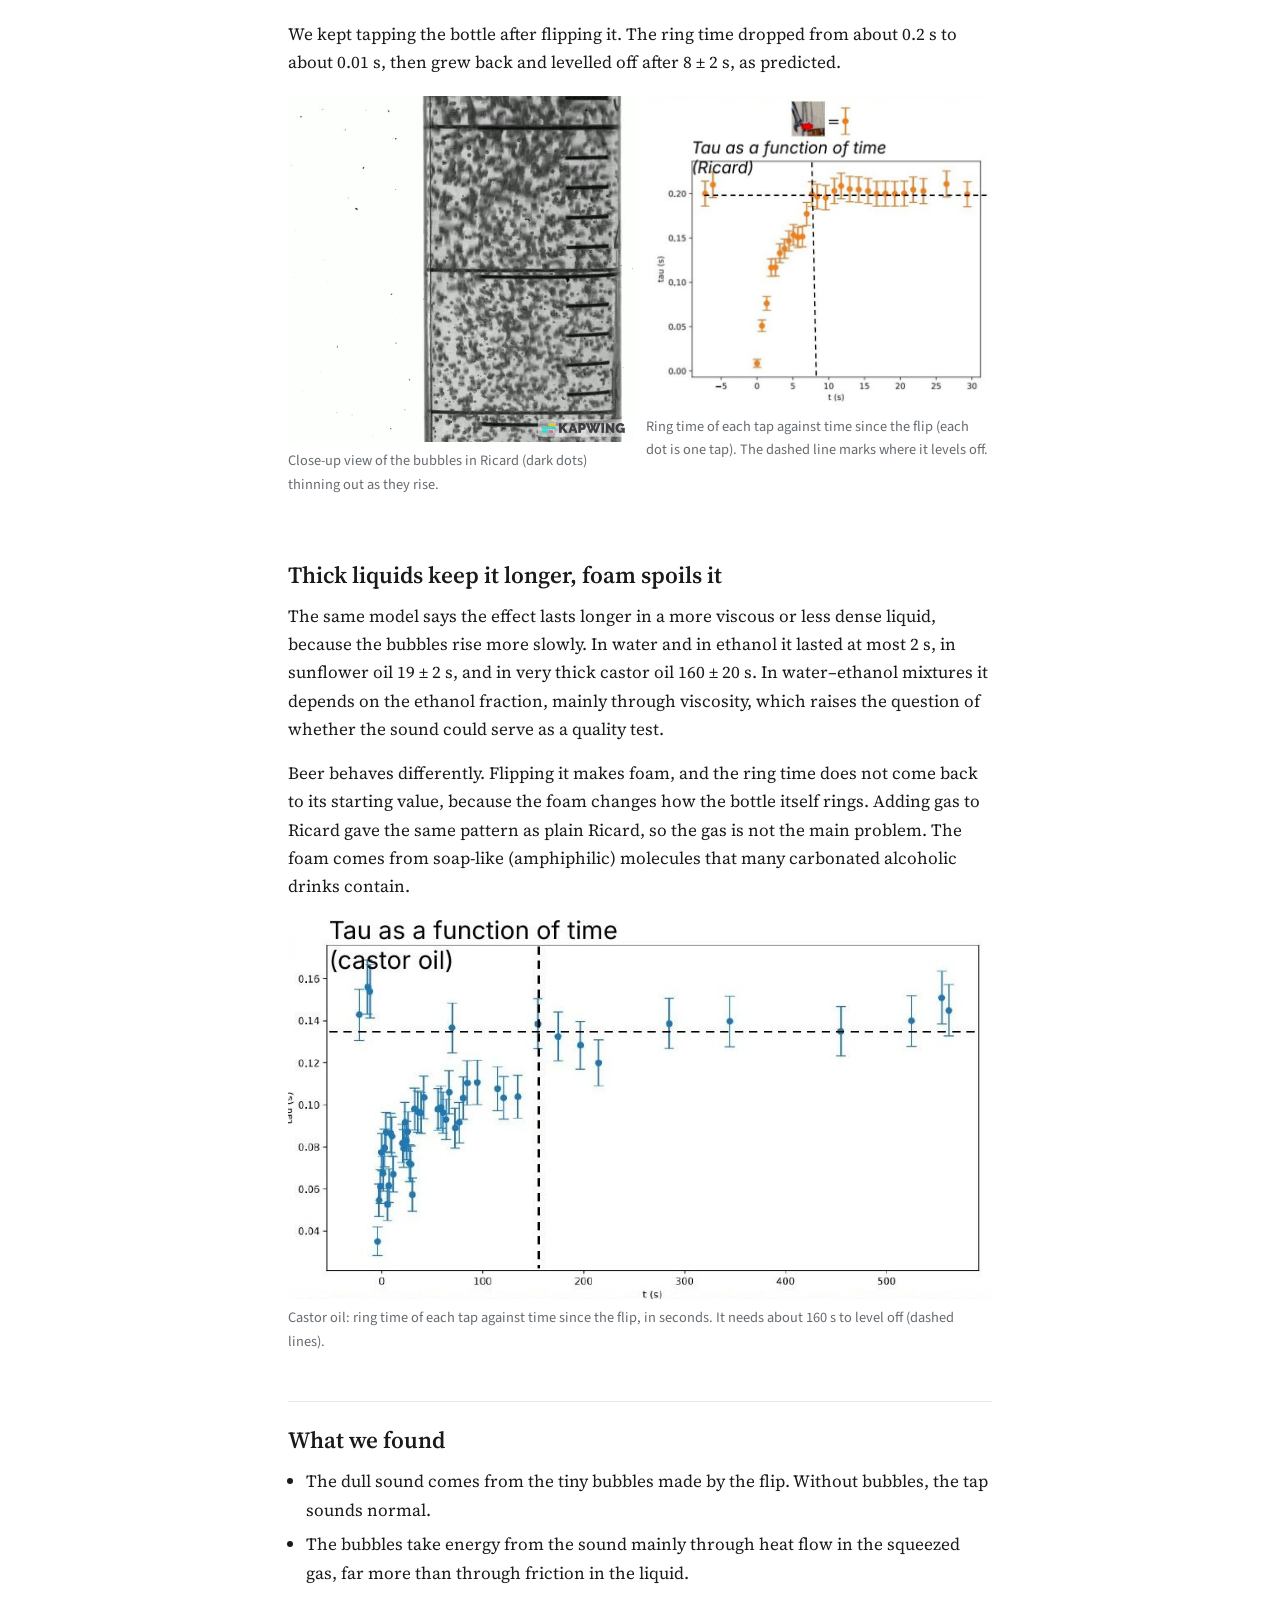
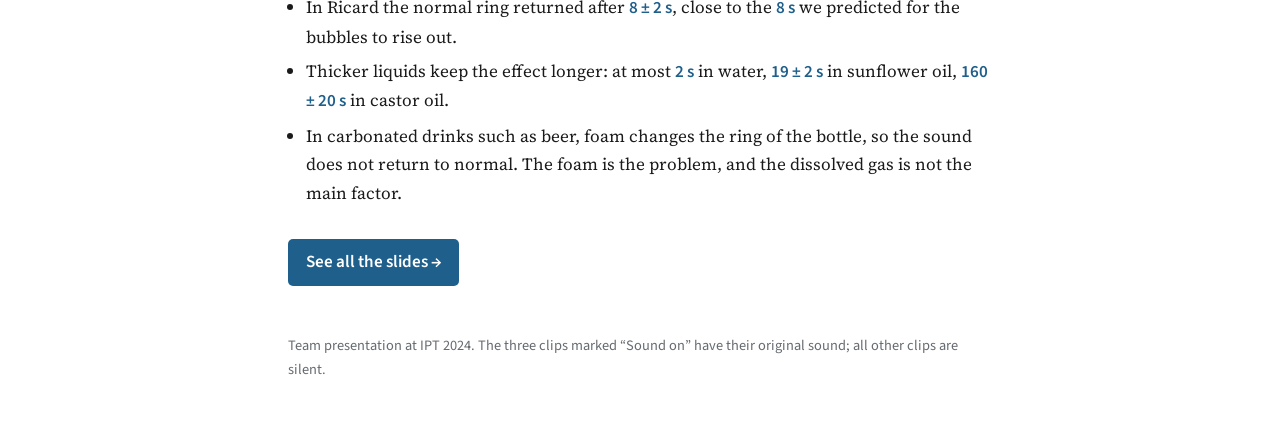
<file: ipt/sound-check/index.html>
<!doctype html>
<html lang="en">
<head>
<meta charset="utf-8">
<meta name="viewport" content="width=device-width, initial-scale=1, viewport-fit=cover">
<title>Alcohol sound check, IPT 2024</title>
<meta name="description" content="Why a freshly flipped bottle of spirit sounds dull when tapped: Martin Drieux's team work on Problem 4 of the International Physicists' Tournament 2024.">
<link rel="preconnect" href="https://fonts.googleapis.com"><link rel="preconnect" href="https://fonts.gstatic.com" crossorigin>
<link rel="stylesheet" href="https://fonts.googleapis.com/css2?family=Source+Serif+4:ital,opsz,wght@0,8..60,400;0,8..60,600;1,8..60,400&family=Source+Sans+3:wght@400;600&display=swap">
<link rel="stylesheet" href="../story.css">
<style>
/* Portrait phone clips: keep them from filling the whole screen. */
figure.tall video{width:auto;max-width:100%;max-height:min(70vh,560px);margin:0 auto}
figure.pair video{width:100%;max-height:min(62vh,520px);object-fit:contain}
.sound{font-family:var(--font-ui);font-weight:600;color:var(--accent)}
</style>
</head>
<body>
<div class="page">
  <a class="back" href="../../">← Martin Drieux</a>
  <h1>Alcohol sound check</h1>
  <p class="meta">International Physicists' Tournament 2024 · Problem 4 · École Polytechnique team</p>
  <p class="question"><span class="label">The question</span>Some distilleries in Brazil praise the quality of their spirit by the distinct sound the bottle makes when it is hit right after being quickly turned upside down. Investigate the phenomenon. Why does the effect not work with alcoholic carbonated drinks? What other liquids keep this “damping” effect for longer?</p>

  <section>
    <h2>A tap that goes dull</h2>
    <p>Tap a bottle of spirit and it rings. Turn it upside down and back, tap again, and the sound is quieter and dies out sooner. Physicists call this loss of sound damping. Our recordings also show a change of pitch.</p>
    <p>To measure it, we clamped the bottle on a rotating axis, flipped it by hand against a stop, struck it with a wrench and recorded each tap with a microphone. For every tap we measured the ring time: how long the sound takes to fall to 5% of its starting level.</p>
    <figure class="tall"><video controls playsinline preload="metadata" poster="p02.jpg"><source src="s02a.webm" type="video/webm"><source src="s02a.mp4" type="video/mp4"></video><figcaption><span class="sound">Sound on.</span> A bottle is tapped, turned upside down and back, then tapped again. The last taps are shorter and quieter.</figcaption></figure>
  </section>

  <section>
    <h2>The cause is tiny bubbles</h2>
    <p>Flipping a bottle does several things at once. The liquid sloshes, wets the walls, and fills with tiny air bubbles. We changed one thing at a time. Blowing bubbles in with a straw, with little sloshing, still muffled the tap. Turning the bottle slowly, so that the liquid moves but no bubbles form, changed nothing. A nearly full bottle, with almost no free surface, was still muffled. Only the bubbles matter.</p>
    <figure class="pair">
      <div><video controls playsinline preload="metadata" poster="p04.jpg"><source src="s04a.webm" type="video/webm"><source src="s04a.mp4" type="video/mp4"></video><p class="cap"><span class="sound">Sound on.</span> Bubbles blown in through a straw. The taps after the bubbles appear are duller.</p></div>
      <div><video controls playsinline preload="metadata" poster="p04b.jpg"><source src="s04ba.webm" type="video/webm"><source src="s04ba.mp4" type="video/mp4"></video><p class="cap"><span class="sound">Sound on.</span> A slow turn makes no bubbles, and the tap sounds the same afterwards.</p></div>
    </figure>
  </section>

  <section>
    <h2>Why bubbles eat the sound</h2>
    <p>The bottle rings at about 2900 vibrations per second. This sound squeezes and releases every bubble at the same rate. Squeezed gas heats up, but not evenly, so heat flows between the gas and the liquid around it. This heat is only partly turned back into motion, so a little sound energy is lost at every squeeze.</p>
    <p>We used a published model of sound in bubbly liquids (Commander and Prosperetti, 1989) to compare three ways a bubble can drain sound energy: friction in the liquid (viscosity), this heat exchange, and sound re-emitted by the bubble. The heat exchange was by far the largest.</p>
    <figure><img src="f14.jpg" alt="Diagram of a bubble squeezed from all sides; a red ring marks the heated gas and small yellow arrows show heat flowing"><figcaption>A bubble squeezed by the sound wave (black arrows). The gas heats up unevenly (red), and heat flows (yellow arrows).</figcaption></figure>
  </section>

  <section>
    <h2>The ring comes back as the bubbles rise</h2>
    <p>The bubbles in our drink (Ricard) are about 0.11&nbsp;mm in size. Filming them close up, we measured them rising at 4.7&nbsp;mm per second, with about 350 bubbles in each millilitre. Small bubbles rise at a steady speed set by their size and by how thick (viscous) the liquid is, so we could predict when the last ones leave: about 8 seconds.</p>
    <p>We kept tapping the bottle after flipping it. The ring time dropped from about 0.2&nbsp;s to about 0.01&nbsp;s, then grew back and levelled off after 8&nbsp;±&nbsp;2&nbsp;s, as predicted.</p>
    <figure class="pair">
      <div><video autoplay muted loop playsinline poster="p35.jpg"><source src="s35.webm" type="video/webm"><source src="s35.mp4" type="video/mp4"></video><p class="cap">Close-up view of the bubbles in Ricard (dark dots) thinning out as they rise.</p></div>
      <div><img src="f23.jpg" alt="Plot of ring time against time after the flip for Ricard: about 0.2 s before, near 0 just after, back to 0.2 s after about 8 s"><p class="cap">Ring time of each tap against time since the flip (each dot is one tap). The dashed line marks where it levels off.</p></div>
    </figure>
  </section>

  <section>
    <h2>Thick liquids keep it longer, foam spoils it</h2>
    <p>The same model says the effect lasts longer in a more viscous or less dense liquid, because the bubbles rise more slowly. In water and in ethanol it lasted at most 2&nbsp;s, in sunflower oil 19&nbsp;±&nbsp;2&nbsp;s, and in very thick castor oil 160&nbsp;±&nbsp;20&nbsp;s. In water–ethanol mixtures it depends on the ethanol fraction, mainly through viscosity, which raises the question of whether the sound could serve as a quality test.</p>
    <p>Beer behaves differently. Flipping it makes foam, and the ring time does not come back to its starting value, because the foam changes how the bottle itself rings. Adding gas to Ricard gave the same pattern as plain Ricard, so the gas is not the main problem. The foam comes from soap-like (amphiphilic) molecules that many carbonated alcoholic drinks contain.</p>
    <figure><img src="f25.jpg" alt="Plot of ring time against time for castor oil, levelling off after about 160 s"><figcaption>Castor oil: ring time of each tap against time since the flip, in seconds. It needs about 160&nbsp;s to level off (dashed lines).</figcaption></figure>
  </section>

  <div class="results">
    <h2>What we found</h2>
    <ul>
      <li>The dull sound comes from the tiny bubbles made by the flip. Without bubbles, the tap sounds normal.</li>
      <li>The bubbles take energy from the sound mainly through heat flow in the squeezed gas, far more than through friction in the liquid.</li>
      <li>In Ricard the normal ring returned after <span class="key">8 ± 2 s</span>, close to the <span class="key">8 s</span> we predicted for the bubbles to rise out.</li>
      <li>Thicker liquids keep the effect longer: at most <span class="key">2 s</span> in water, <span class="key">19 ± 2 s</span> in sunflower oil, <span class="key">160 ± 20 s</span> in castor oil.</li>
      <li>In carbonated drinks such as beer, foam changes the ring of the bottle, so the sound does not return to normal. The foam is the problem, and the dissolved gas is not the main factor.</li>
    </ul>
  </div>

  <a class="cta" href="slides.html">See all the slides →</a>
  <footer>Team presentation at IPT 2024. The three clips marked “Sound on” have their original sound; all other clips are silent.</footer>
</div>
</body>
</html>
</file>
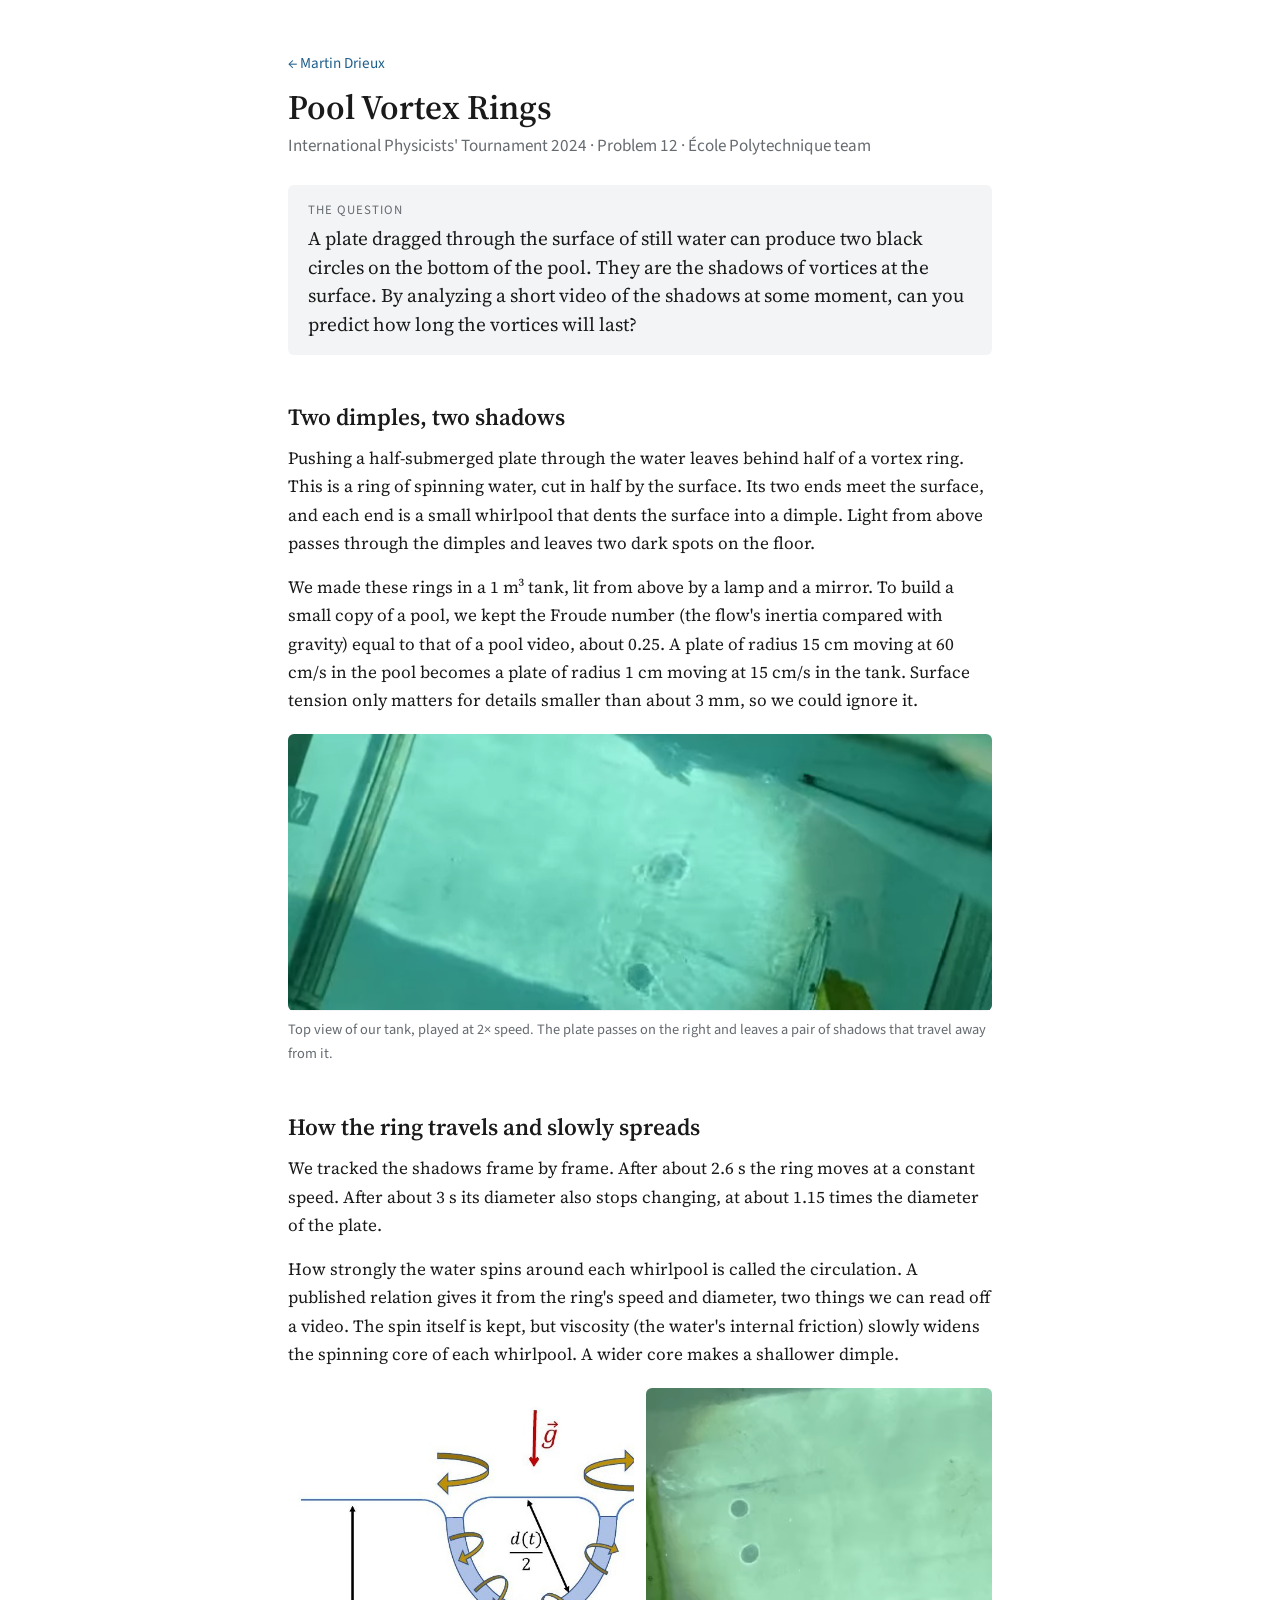
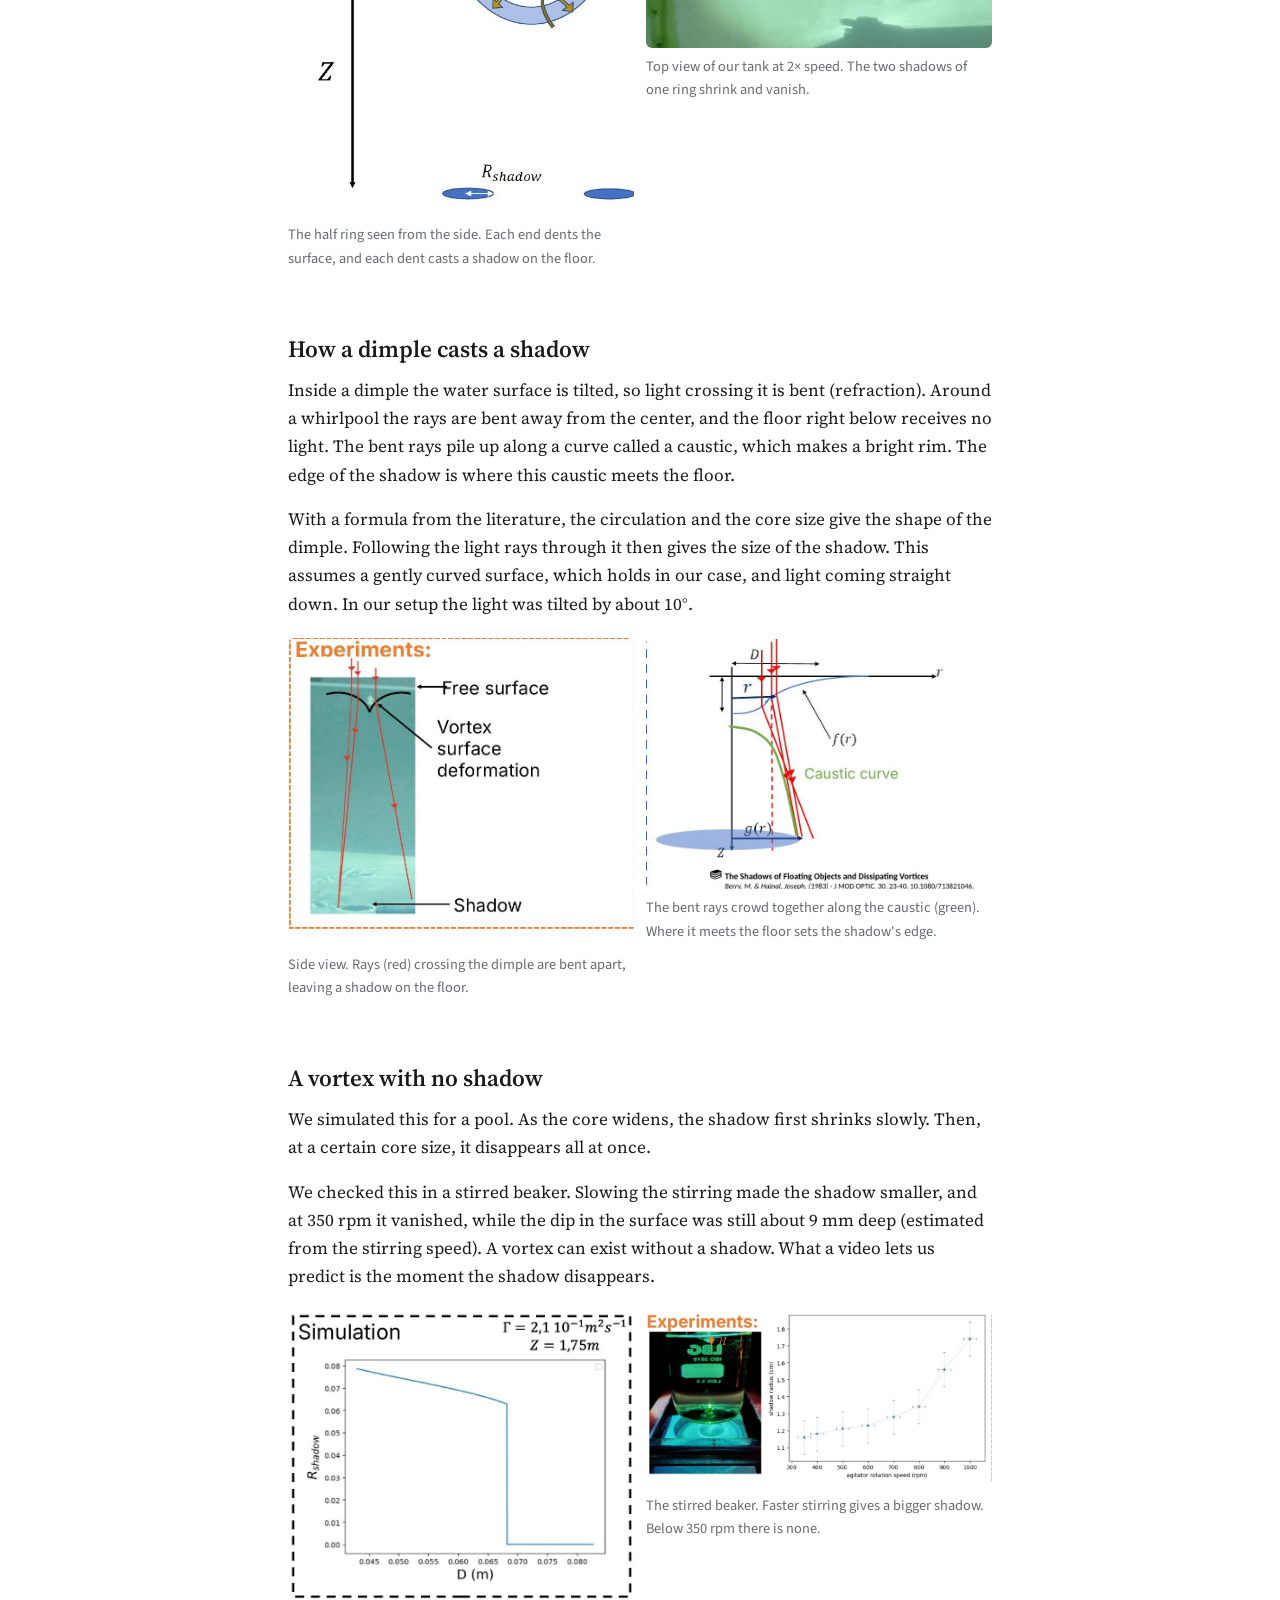
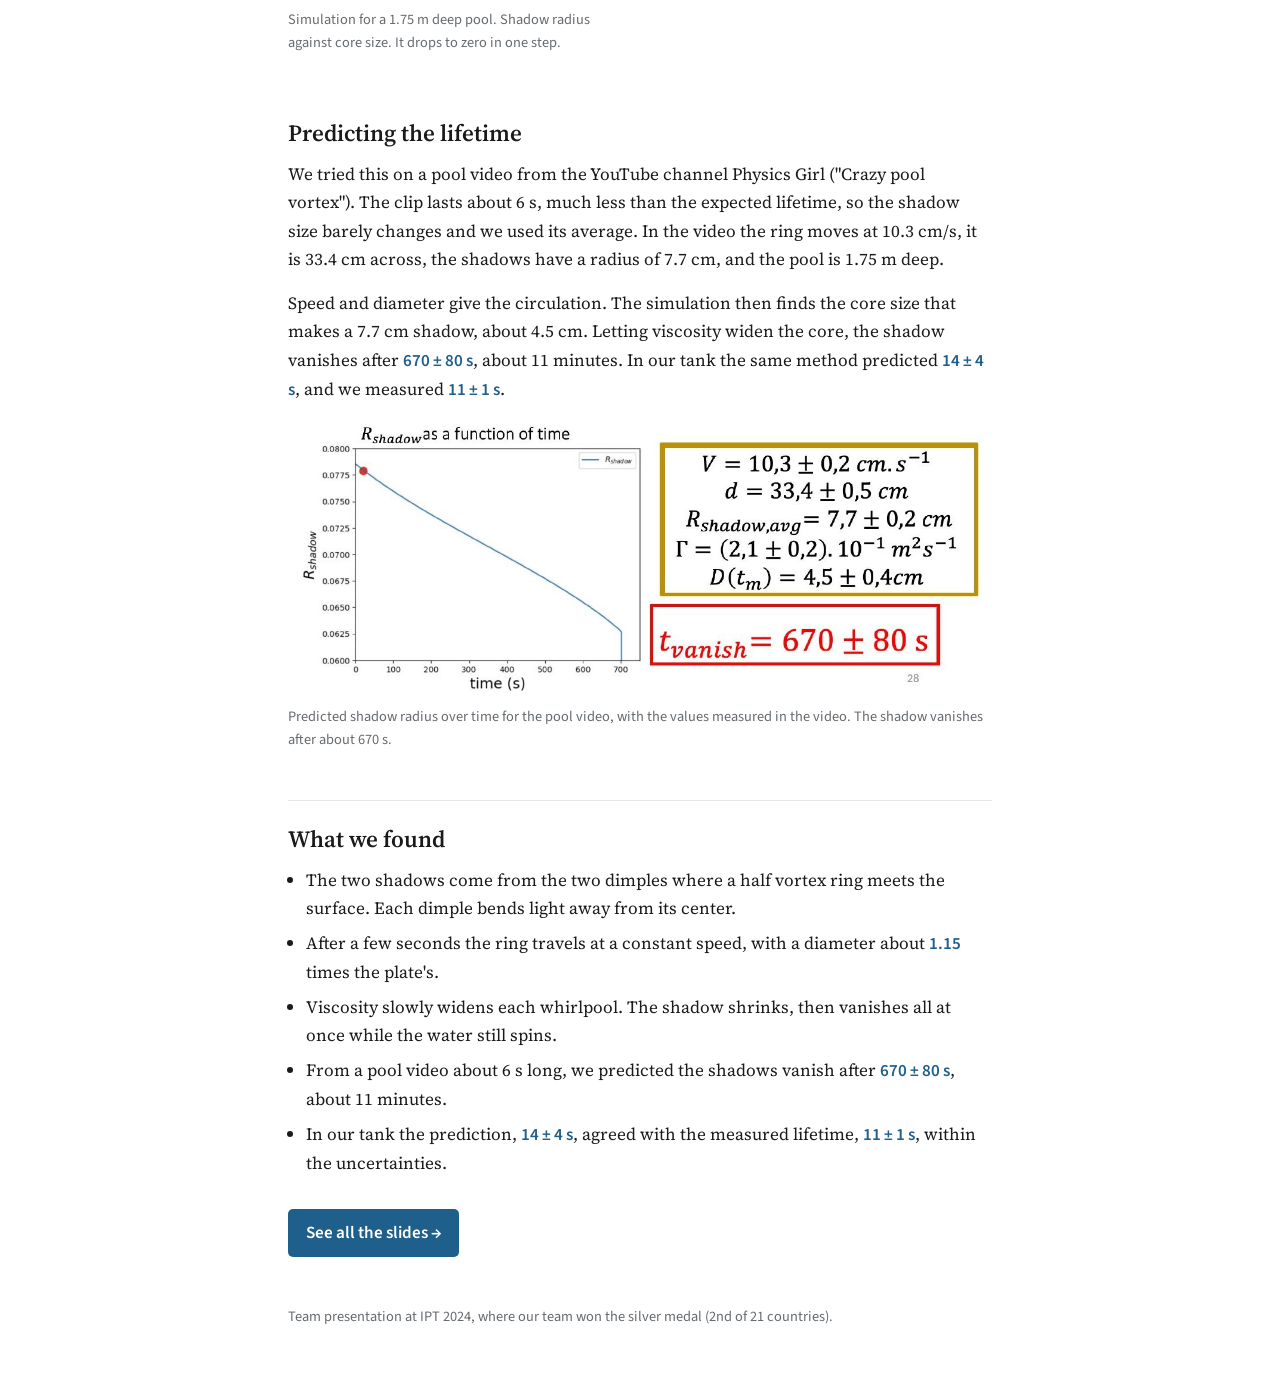
<file: ipt/vortex-rings/index.html>
<!doctype html>
<html lang="en">
<head>
<meta charset="utf-8">
<meta name="viewport" content="width=device-width, initial-scale=1, viewport-fit=cover">
<title>Pool Vortex Rings, IPT 2024</title>
<meta name="description" content="How our team explained the two shadows left by a plate dragged through a pool, and predicted how long they last.">
<link rel="preconnect" href="https://fonts.googleapis.com"><link rel="preconnect" href="https://fonts.gstatic.com" crossorigin>
<link rel="stylesheet" href="https://fonts.googleapis.com/css2?family=Source+Serif+4:ital,opsz,wght@0,8..60,400;0,8..60,600;1,8..60,400&family=Source+Sans+3:wght@400;600&display=swap">
<link rel="stylesheet" href="../story.css">
<style>figure img{height:auto}</style>
</head>
<body>
<div class="page">
  <a class="back" href="../../">← Martin Drieux</a>
  <h1>Pool Vortex Rings</h1>
  <p class="meta">International Physicists' Tournament 2024 · Problem 12 · École Polytechnique team</p>
  <p class="question"><span class="label">The question</span>A plate dragged through the surface of still water can produce two black circles on the bottom of the pool. They are the shadows of vortices at the surface. By analyzing a short video of the shadows at some moment, can you predict how long the vortices will last?</p>

  <section>
    <h2>Two dimples, two shadows</h2>
    <p>Pushing a half-submerged plate through the water leaves behind half of a vortex ring. This is a ring of spinning water, cut in half by the surface. Its two ends meet the surface, and each end is a small whirlpool that dents the surface into a dimple. Light from above passes through the dimples and leaves two dark spots on the floor.</p>
    <p>We made these rings in a 1 m³ tank, lit from above by a lamp and a mirror. To build a small copy of a pool, we kept the Froude number (the flow's inertia compared with gravity) equal to that of a pool video, about 0.25. A plate of radius 15 cm moving at 60 cm/s in the pool becomes a plate of radius 1 cm moving at 15 cm/s in the tank. Surface tension only matters for details smaller than about 3 mm, so we could ignore it.</p>
    <figure><video autoplay muted loop playsinline poster="p04c.jpg"><source src="s04c.webm" type="video/webm"><source src="s04c.mp4" type="video/mp4"></video><figcaption>Top view of our tank, played at 2× speed. The plate passes on the right and leaves a pair of shadows that travel away from it.</figcaption></figure>
  </section>

  <section>
    <h2>How the ring travels and slowly spreads</h2>
    <p>We tracked the shadows frame by frame. After about 2.6 s the ring moves at a constant speed. After about 3 s its diameter also stops changing, at about 1.15 times the diameter of the plate.</p>
    <p>How strongly the water spins around each whirlpool is called the circulation. A published relation gives it from the ring's speed and diameter, two things we can read off a video. The spin itself is kept, but viscosity (the water's internal friction) slowly widens the spinning core of each whirlpool. A wider core makes a shallower dimple.</p>
    <figure class="pair">
      <div><img src="f05.jpg" alt="Side view sketch of a half vortex ring under the surface. Arrows show the water turning around the ring. The surface dips above each end of the ring, and two shadows sit on the floor below, a depth Z under the surface." width="590" height="730"><p class="cap">The half ring seen from the side. Each end dents the surface, and each dent casts a shadow on the floor.</p></div>
      <div><video autoplay muted loop playsinline poster="p08c.jpg"><source src="s08c.webm" type="video/webm"><source src="s08c.mp4" type="video/mp4"></video><p class="cap">Top view of our tank at 2× speed. The two shadows of one ring shrink and vanish.</p></div>
    </figure>
  </section>

  <section>
    <h2>How a dimple casts a shadow</h2>
    <p>Inside a dimple the water surface is tilted, so light crossing it is bent (refraction). Around a whirlpool the rays are bent away from the center, and the floor right below receives no light. The bent rays pile up along a curve called a caustic, which makes a bright rim. The edge of the shadow is where this caustic meets the floor.</p>
    <p>With a formula from the literature, the circulation and the core size give the shape of the dimple. Following the light rays through it then gives the size of the shadow. This assumes a gently curved surface, which holds in our case, and light coming straight down. In our setup the light was tilted by about 10°.</p>
    <figure class="pair">
      <div><img src="f18.jpg" alt="Side photo of the tank with red lines drawn as light rays. They cross the dimpled free surface at the top and spread apart, leaving a shadow on the floor." width="765" height="680"><p class="cap">Side view. Rays (red) crossing the dimple are bent apart, leaving a shadow on the floor.</p></div>
      <div><img src="f21.jpg" alt="Diagram of rays crossing a dimple of width D. The bent rays cross along a green curve labelled caustic curve, which reaches the floor at the edge of the shadow." width="800" height="580"><p class="cap">The bent rays crowd together along the caustic (green). Where it meets the floor sets the shadow's edge.</p></div>
    </figure>
  </section>

  <section>
    <h2>A vortex with no shadow</h2>
    <p>We simulated this for a pool. As the core widens, the shadow first shrinks slowly. Then, at a certain core size, it disappears all at once.</p>
    <p>We checked this in a stirred beaker. Slowing the stirring made the shadow smaller, and at 350 rpm it vanished, while the dip in the surface was still about 9 mm deep (estimated from the stirring speed). A vortex can exist without a shadow. What a video lets us predict is the moment the shadow disappears.</p>
    <figure class="pair">
      <div><img src="f22.jpg" alt="Simulated shadow radius against core size D, for a 1.75 m deep pool. The radius decreases slowly from about 8 cm, then drops straight to zero." width="770" height="645"><p class="cap">Simulation for a 1.75 m deep pool. Shadow radius against core size. It drops to zero in one step.</p></div>
      <div><img src="f23.jpg" alt="Left, a glass beaker of water lit in green on a stirrer, with a shadow ring below. Right, shadow radius in cm against stirring speed in rpm, rising from about 1.15 cm at 350 rpm to 1.75 cm at 1000 rpm." width="935" height="475"><p class="cap">The stirred beaker. Faster stirring gives a bigger shadow. Below 350 rpm there is none.</p></div>
    </figure>
  </section>

  <section>
    <h2>Predicting the lifetime</h2>
    <p>We tried this on a pool video from the YouTube channel Physics Girl ("Crazy pool vortex"). The clip lasts about 6 s, much less than the expected lifetime, so the shadow size barely changes and we used its average. In the video the ring moves at 10.3 cm/s, it is 33.4 cm across, the shadows have a radius of 7.7 cm, and the pool is 1.75 m deep.</p>
    <p>Speed and diameter give the circulation. The simulation then finds the core size that makes a 7.7 cm shadow, about 4.5 cm. Letting viscosity widen the core, the shadow vanishes after <span class="key">670 ± 80 s</span>, about 11 minutes. In our tank the same method predicted <span class="key">14 ± 4 s</span>, and we measured <span class="key">11 ± 1 s</span>.</p>
    <figure><img src="f28.jpg" alt="Predicted shadow radius against time for the pool video. It falls slowly from about 7.8 cm to 6.3 cm, then drops near 700 s. A box lists the measured values and the result, t vanish equals 670 plus or minus 80 s." width="1180" height="458"><figcaption>Predicted shadow radius over time for the pool video, with the values measured in the video. The shadow vanishes after about 670 s.</figcaption></figure>
  </section>

  <div class="results">
    <h2>What we found</h2>
    <ul>
      <li>The two shadows come from the two dimples where a half vortex ring meets the surface. Each dimple bends light away from its center.</li>
      <li>After a few seconds the ring travels at a constant speed, with a diameter about <span class="key">1.15</span> times the plate's.</li>
      <li>Viscosity slowly widens each whirlpool. The shadow shrinks, then vanishes all at once while the water still spins.</li>
      <li>From a pool video about 6 s long, we predicted the shadows vanish after <span class="key">670 ± 80 s</span>, about 11 minutes.</li>
      <li>In our tank the prediction, <span class="key">14 ± 4 s</span>, agreed with the measured lifetime, <span class="key">11 ± 1 s</span>, within the uncertainties.</li>
    </ul>
  </div>

  <a class="cta" href="slides.html">See all the slides →</a>
  <footer>Team presentation at IPT 2024, where our team won the silver medal (2nd of 21 countries).</footer>
</div>
</body>
</html>
</file>
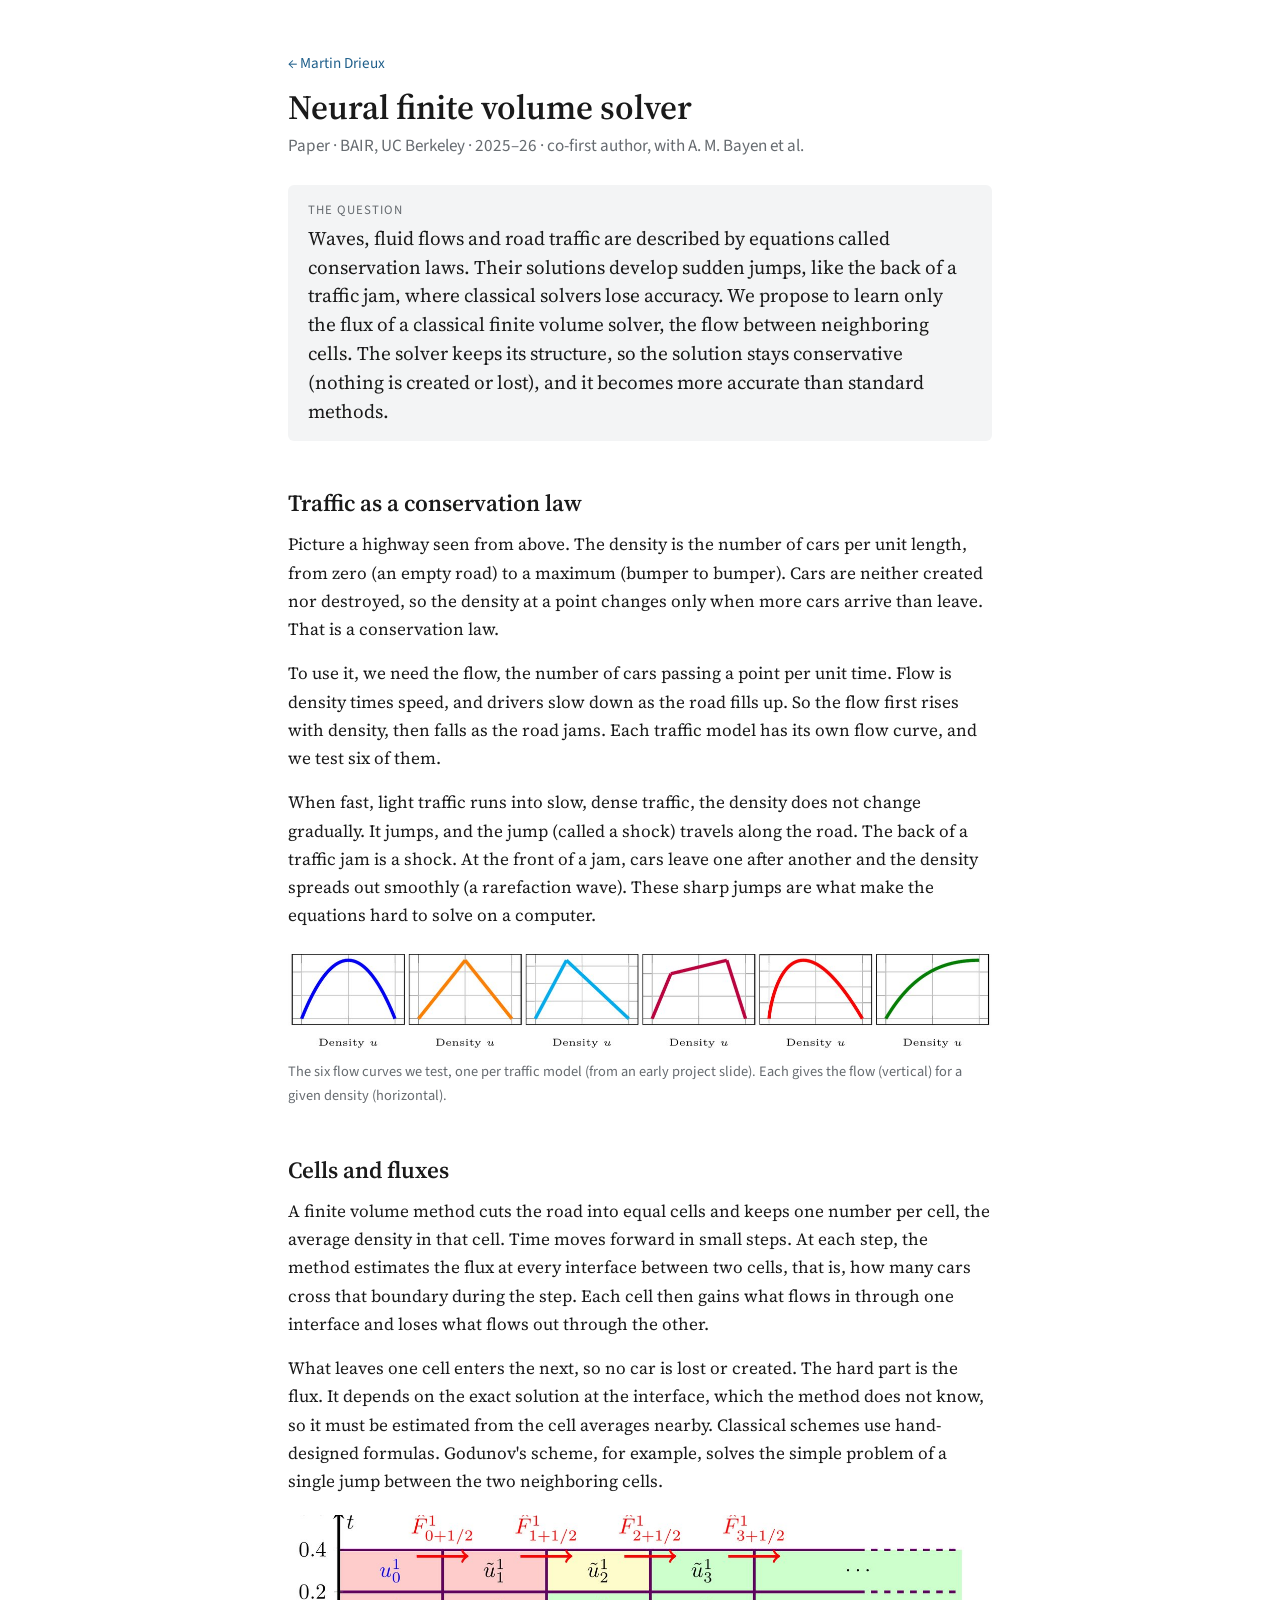
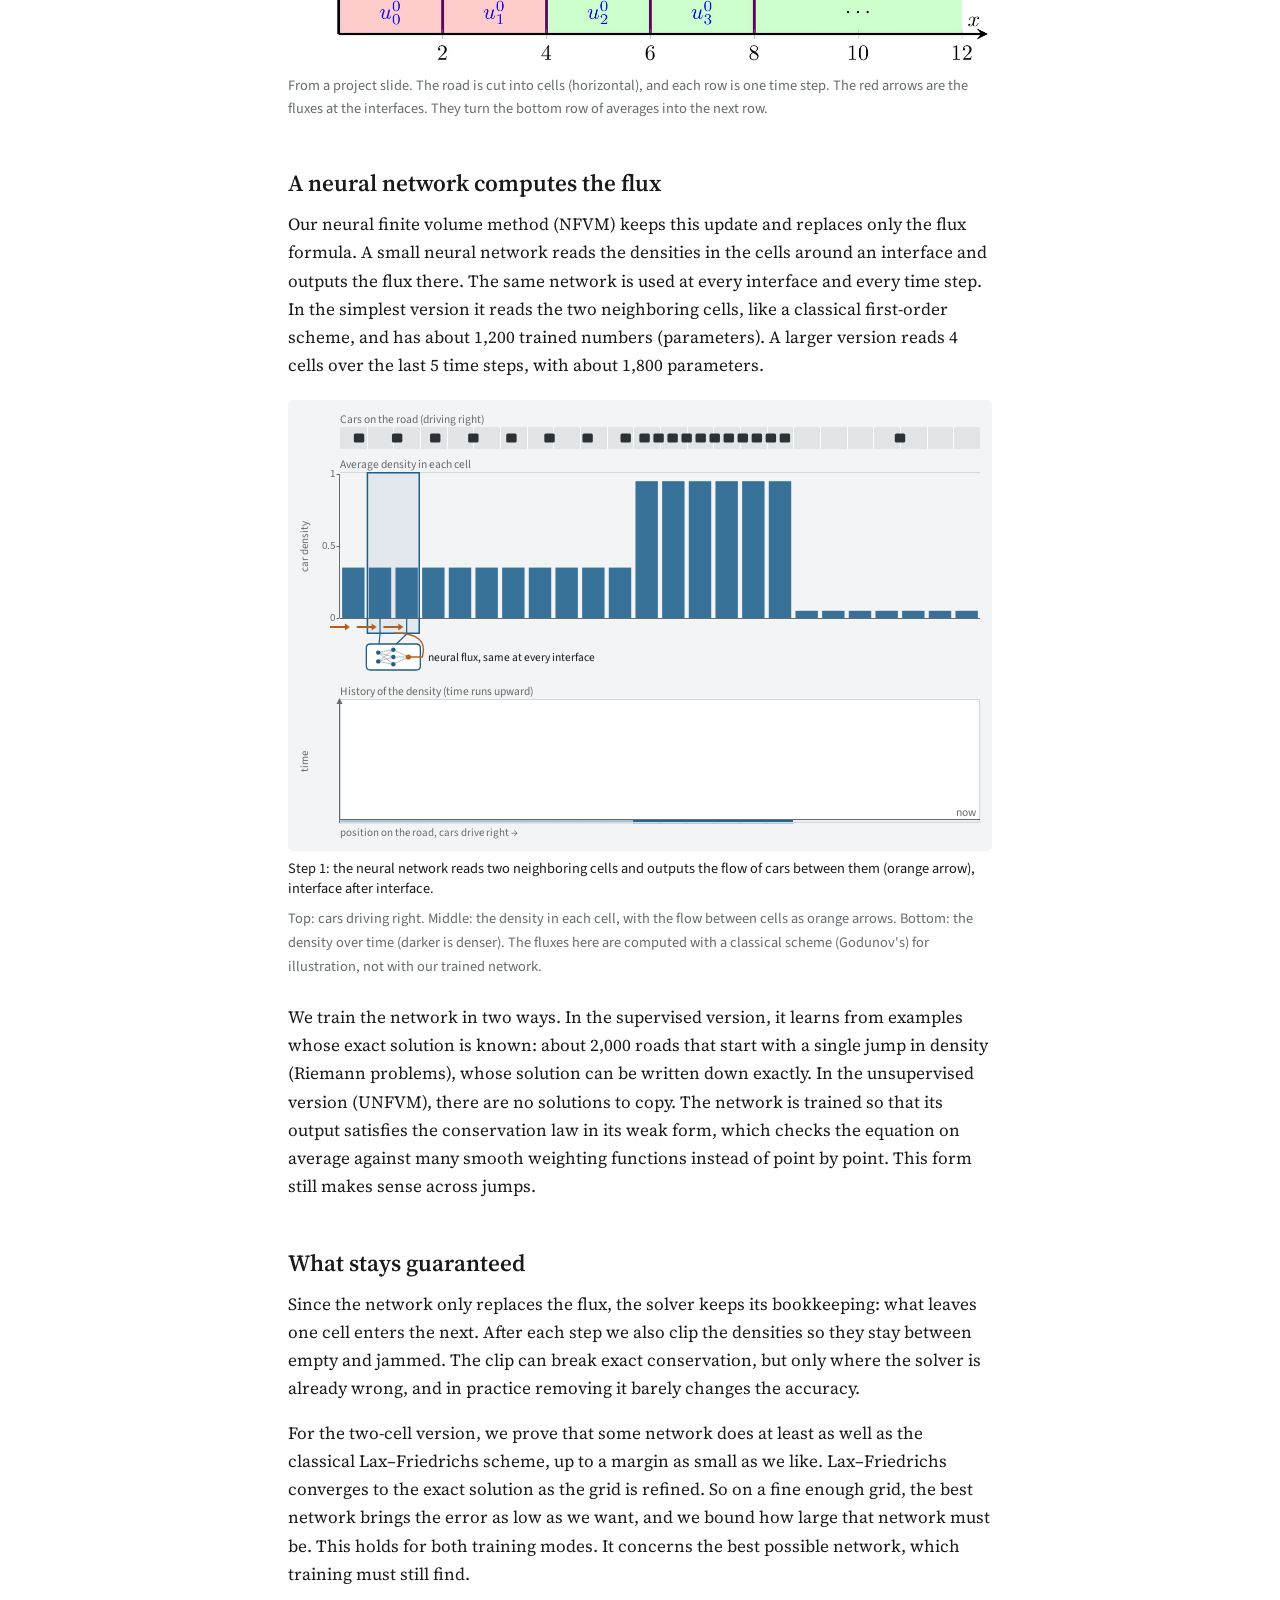
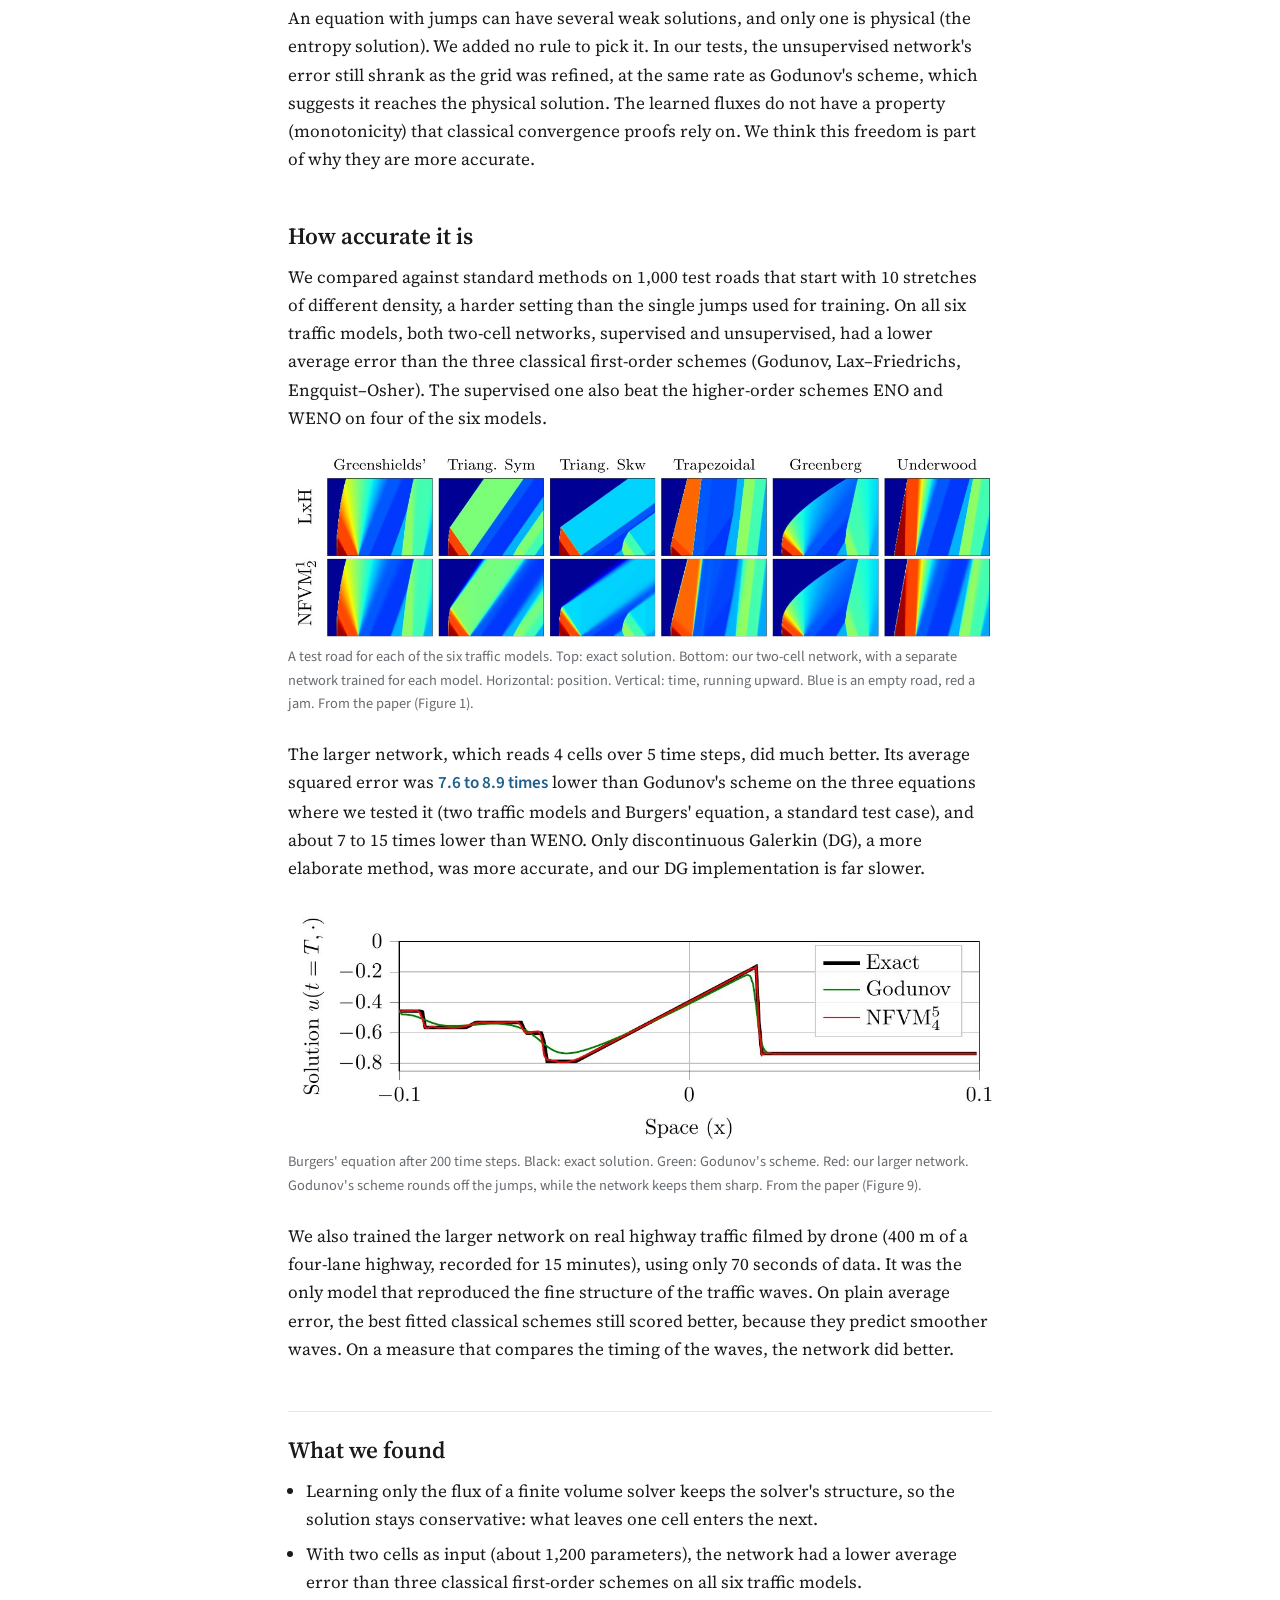
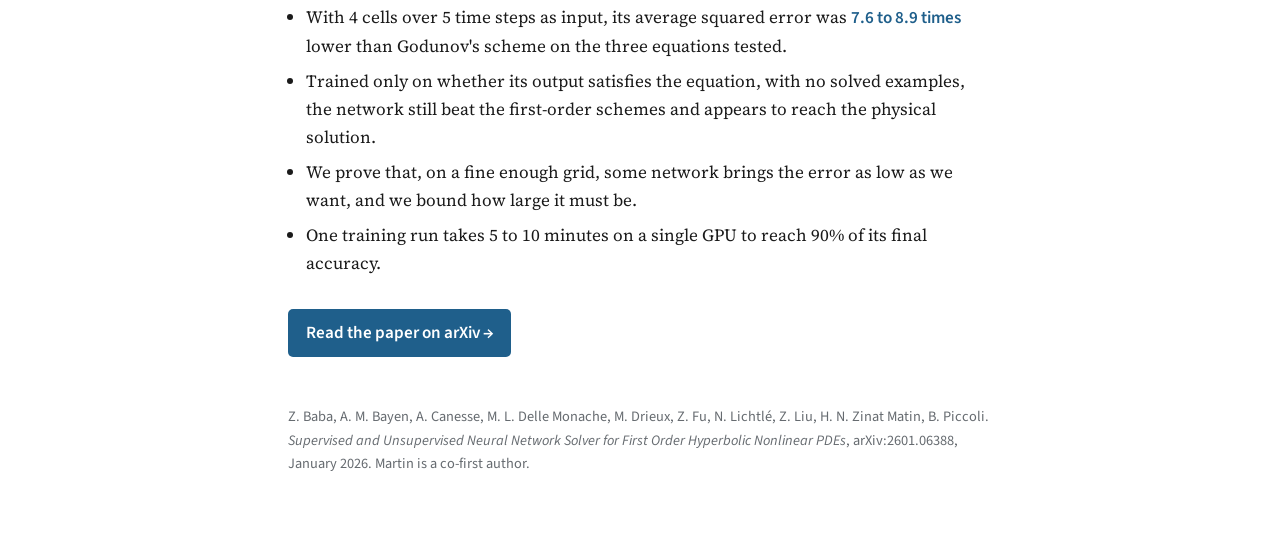
<file: research/nfvm/index.html>
<!doctype html>
<html lang="en">
<head>
<meta charset="utf-8">
<meta name="viewport" content="width=device-width, initial-scale=1, viewport-fit=cover">
<title>Neural finite volume solver</title>
<meta name="description" content="How our neural finite volume method (NFVM) solves traffic-flow equations: a small neural network computes the flux between cells of a classical solver.">
<link rel="preconnect" href="https://fonts.googleapis.com"><link rel="preconnect" href="https://fonts.gstatic.com" crossorigin>
<link rel="stylesheet" href="https://fonts.googleapis.com/css2?family=Source+Serif+4:ital,opsz,wght@0,8..60,400;0,8..60,600;1,8..60,400&family=Source+Sans+3:wght@400;600&display=swap">
<link rel="stylesheet" href="../../ipt/story.css">
<style>figure img{height:auto}.anim img{width:100%;height:auto;border-radius:6px}figure+p{margin-top:1.5rem}</style>
<script src="anim.js" defer></script>
</head>
<body>
<div class="page">
  <a class="back" href="../../">← Martin Drieux</a>
  <h1>Neural finite volume solver</h1>
  <p class="meta">Paper · BAIR, UC Berkeley · 2025–26 · co-first author, with A. M. Bayen et al.</p>
  <p class="question"><span class="label">The question</span>Waves, fluid flows and road traffic are described by equations called conservation laws. Their solutions develop sudden jumps, like the back of a traffic jam, where classical solvers lose accuracy. We propose to learn only the flux of a classical finite volume solver, the flow between neighboring cells. The solver keeps its structure, so the solution stays conservative (nothing is created or lost), and it becomes more accurate than standard methods.</p>

  <section>
    <h2>Traffic as a conservation law</h2>
    <p>Picture a highway seen from above. The density is the number of cars per unit length, from zero (an empty road) to a maximum (bumper to bumper). Cars are neither created nor destroyed, so the density at a point changes only when more cars arrive than leave. That is a conservation law.</p>
    <p>To use it, we need the flow, the number of cars passing a point per unit time. Flow is density times speed, and drivers slow down as the road fills up. So the flow first rises with density, then falls as the road jams. Each traffic model has its own flow curve, and we test six of them.</p>
    <p>When fast, light traffic runs into slow, dense traffic, the density does not change gradually. It jumps, and the jump (called a shock) travels along the road. The back of a traffic jam is a shock. At the front of a jam, cars leave one after another and the density spreads out smoothly (a rarefaction wave). These sharp jumps are what make the equations hard to solve on a computer.</p>
    <figure><img src="f10.jpg" alt="Six small plots of flow against density, one per traffic model: a parabola, two triangles, a trapezoid, a skewed curve and a rising curve." width="1400" height="206"><figcaption>The six flow curves we test, one per traffic model (from an early project slide). Each gives the flow (vertical) for a given density (horizontal).</figcaption></figure>
  </section>

  <section>
    <h2>Cells and fluxes</h2>
    <p>A finite volume method cuts the road into equal cells and keeps one number per cell, the average density in that cell. Time moves forward in small steps. At each step, the method estimates the flux at every interface between two cells, that is, how many cars cross that boundary during the step. Each cell then gains what flows in through one interface and loses what flows out through the other.</p>
    <p>What leaves one cell enters the next, so no car is lost or created. The hard part is the flux. It depends on the exact solution at the interface, which the method does not know, so it must be estimated from the cell averages nearby. Classical schemes use hand-designed formulas. Godunov's scheme, for example, solves the simple problem of a single jump between the two neighboring cells.</p>
    <figure><img src="f19.jpg" alt="A grid of cells: position along the horizontal axis, two rows for two time steps, with red arrows labelled F at the interfaces between cells." width="1400" height="300"><figcaption>From a project slide. The road is cut into cells (horizontal), and each row is one time step. The red arrows are the fluxes at the interfaces. They turn the bottom row of averages into the next row.</figcaption></figure>
  </section>

  <section>
    <h2>A neural network computes the flux</h2>
    <p>Our neural finite volume method (NFVM) keeps this update and replaces only the flux formula. A small neural network reads the densities in the cells around an interface and outputs the flux there. The same network is used at every interface and every time step. In the simplest version it reads the two neighboring cells, like a classical first-order scheme, and has about 1,200 trained numbers (parameters). A larger version reads 4 cells over the last 5 time steps, with about 1,800 parameters.</p>
    <figure>
      <div class="anim" id="nfvm-anim" data-anim="nfvm" data-automount data-mode="full"><img src="poster-full.png" alt="Still frame: cars on a road, the density in each cell as bars, orange flux arrows at the interfaces, a small neural network box under two highlighted cells, and a density history below in which the back of the jam is a sharp edge." width="1408" height="904"></div>
      <figcaption>Top: cars driving right. Middle: the density in each cell, with the flow between cells as orange arrows. Bottom: the density over time (darker is denser). The fluxes here are computed with a classical scheme (Godunov's) for illustration, not with our trained network.</figcaption>
    </figure>
    <p>We train the network in two ways. In the supervised version, it learns from examples whose exact solution is known: about 2,000 roads that start with a single jump in density (Riemann problems), whose solution can be written down exactly. In the unsupervised version (UNFVM), there are no solutions to copy. The network is trained so that its output satisfies the conservation law in its weak form, which checks the equation on average against many smooth weighting functions instead of point by point. This form still makes sense across jumps.</p>
  </section>

  <section>
    <h2>What stays guaranteed</h2>
    <p>Since the network only replaces the flux, the solver keeps its bookkeeping: what leaves one cell enters the next. After each step we also clip the densities so they stay between empty and jammed. The clip can break exact conservation, but only where the solver is already wrong, and in practice removing it barely changes the accuracy.</p>
    <p>For the two-cell version, we prove that some network does at least as well as the classical Lax–Friedrichs scheme, up to a margin as small as we like. Lax–Friedrichs converges to the exact solution as the grid is refined. So on a fine enough grid, the best network brings the error as low as we want, and we bound how large that network must be. This holds for both training modes. It concerns the best possible network, which training must still find.</p>
    <p>An equation with jumps can have several weak solutions, and only one is physical (the entropy solution). We added no rule to pick it. In our tests, the unsupervised network's error still shrank as the grid was refined, at the same rate as Godunov's scheme, which suggests it reaches the physical solution. The learned fluxes do not have a property (monotonicity) that classical convergence proofs rely on. We think this freedom is part of why they are more accurate.</p>
  </section>

  <section>
    <h2>How accurate it is</h2>
    <p>We compared against standard methods on 1,000 test roads that start with 10 stretches of different density, a harder setting than the single jumps used for training. On all six traffic models, both two-cell networks, supervised and unsupervised, had a lower average error than the three classical first-order schemes (Godunov, Lax–Friedrichs, Engquist–Osher). The supervised one also beat the higher-order schemes ENO and WENO on four of the six models.</p>
    <figure><img src="fig1.jpg" alt="Twelve space-time color maps in two rows: the exact solution on top and the two-cell network below, for six traffic models. The two rows look nearly the same, with slightly softer edges below." width="1290" height="340"><figcaption>A test road for each of the six traffic models. Top: exact solution. Bottom: our two-cell network, with a separate network trained for each model. Horizontal: position. Vertical: time, running upward. Blue is an empty road, red a jam. From the paper (Figure 1).</figcaption></figure>
    <p>The larger network, which reads 4 cells over 5 time steps, did much better. Its average squared error was <span class="key">7.6 to 8.9 times</span> lower than Godunov's scheme on the three equations where we tested it (two traffic models and Burgers' equation, a standard test case), and about 7 to 15 times lower than WENO. Only discontinuous Galerkin (DG), a more elaborate method, was more accurate, and our DG implementation is far slower.</p>
    <figure><img src="fig9.jpg" alt="Line plot of a solution with several jumps: the exact solution in black, Godunov's scheme in green with rounded corners, and the network in red, which follows the black line closely." width="1140" height="390"><figcaption>Burgers' equation after 200 time steps. Black: exact solution. Green: Godunov's scheme. Red: our larger network. Godunov's scheme rounds off the jumps, while the network keeps them sharp. From the paper (Figure 9).</figcaption></figure>
    <p>We also trained the larger network on real highway traffic filmed by drone (400 m of a four-lane highway, recorded for 15 minutes), using only 70 seconds of data. It was the only model that reproduced the fine structure of the traffic waves. On plain average error, the best fitted classical schemes still scored better, because they predict smoother waves. On a measure that compares the timing of the waves, the network did better.</p>
  </section>

  <div class="results">
    <h2>What we found</h2>
    <ul>
      <li>Learning only the flux of a finite volume solver keeps the solver's structure, so the solution stays conservative: what leaves one cell enters the next.</li>
      <li>With two cells as input (about 1,200 parameters), the network had a lower average error than three classical first-order schemes on all six traffic models.</li>
      <li>With 4 cells over 5 time steps as input, its average squared error was <span class="key">7.6 to 8.9 times</span> lower than Godunov's scheme on the three equations tested.</li>
      <li>Trained only on whether its output satisfies the equation, with no solved examples, the network still beat the first-order schemes and appears to reach the physical solution.</li>
      <li>We prove that, on a fine enough grid, some network brings the error as low as we want, and we bound how large it must be.</li>
      <li>One training run takes 5 to 10 minutes on a single GPU to reach 90% of its final accuracy.</li>
    </ul>
  </div>

  <a class="cta" href="https://arxiv.org/abs/2601.06388">Read the paper on arXiv →</a>
  <footer>Z. Baba, A. M. Bayen, A. Canesse, M. L. Delle Monache, M. Drieux, Z. Fu, N. Lichtlé, Z. Liu, H. N. Zinat Matin, B. Piccoli. <i>Supervised and Unsupervised Neural Network Solver for First Order Hyperbolic Nonlinear PDEs</i>, arXiv:2601.06388, January 2026. Martin is a co-first author.</footer>
</div>
</body>
</html>
</file>
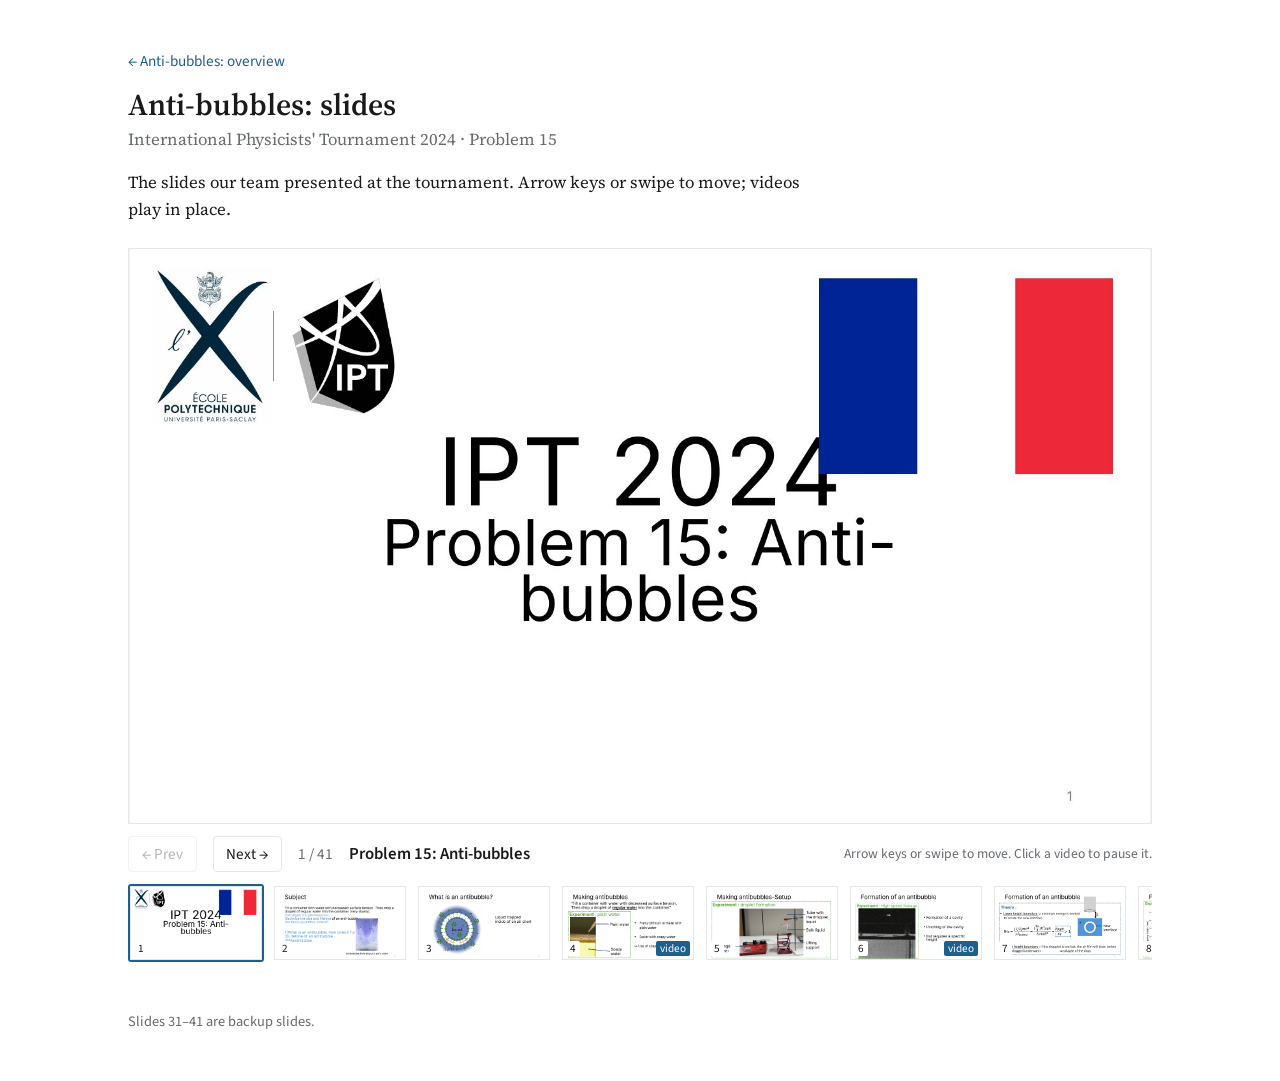
<file: ipt/antibubbles/slides.html>
<!doctype html>
<html lang="en">
<head>
<meta charset="utf-8">
<meta name="viewport" content="width=device-width, initial-scale=1, viewport-fit=cover">
<title>Anti-bubbles slides, IPT 2024</title>
<meta name="description" content="Anti-bubbles: Martin Drieux&#x27;s team presentation at the International Physicists&#x27; Tournament 2024.">
<link rel="preconnect" href="https://fonts.googleapis.com">
<link rel="preconnect" href="https://fonts.gstatic.com" crossorigin>
<link rel="stylesheet" href="https://fonts.googleapis.com/css2?family=Source+Serif+4:ital,opsz,wght@0,8..60,400;0,8..60,600;1,8..60,400&family=Source+Sans+3:wght@400;600&display=swap">
<style>
*,*::before,*::after{box-sizing:border-box}
body{margin:0}
img{max-width:100%}

/* Layout: same plain white column as the homepage, widened for a 16:9 slide stage with a thumbnail strip below. */
:root {
  --bg: #ffffff;
  --fg: #1a1a1a;
  --muted: #666b70;
  --rule: #e6e6e6;
  --accent: #1f5f8b;
  --stage: #f3f4f5;
  --font-body: "Source Serif 4", Georgia, "Times New Roman", serif;
  --font-ui: "Source Sans 3", "Helvetica Neue", Arial, sans-serif;
  color-scheme: light;
}
body { background: var(--bg); color: var(--fg); font-family: var(--font-body); font-size: 1.05rem; line-height: 1.6;
  padding-left: max(16px, env(safe-area-inset-left, 0px)); padding-right: max(16px, env(safe-area-inset-right, 0px)); }
.page { max-width: 64rem; margin: 0 auto; padding-block: clamp(1.5rem, 4vw, 3rem) 3rem; }
a { color: var(--accent); text-decoration: none; }
a:hover { text-decoration: underline; }
a:focus-visible, button:focus-visible { outline: 2px solid var(--accent); outline-offset: 2px; }
.back { font-family: var(--font-ui); font-size: 0.95rem; }
h1 { font-weight: 600; font-size: 1.9rem; line-height: 1.2; margin: 0.75rem 0 0.25rem; text-wrap: balance; }
.sub { color: var(--muted); margin: 0; }
.intro { max-width: 42rem; margin: 1rem 0 1.5rem; }
.intro p { margin: 0 0 0.75rem; }
blockquote { margin: 0; padding: 0 0 0 1rem; border-left: 2px solid var(--rule); color: var(--muted); font-style: italic; }

.viewer { display: grid; gap: 0.75rem; }
.stage { position: relative; width: 100%; aspect-ratio: 16 / 9; max-width: 100%; background: var(--stage);
  border: 1px solid var(--rule); overflow: hidden; touch-action: pan-y; }
.stage img.slide { position: absolute; inset: 0; width: 100%; height: 100%; object-fit: contain; display: block; }
.stage video { position: absolute; object-fit: fill; background: transparent; cursor: pointer; }
.bar { display: flex; flex-wrap: wrap; align-items: center; gap: 0.5rem 1rem; font-family: var(--font-ui); }
.bar button { font: inherit; font-size: 0.95rem; color: var(--fg); background: var(--bg); border: 1px solid var(--rule);
  border-radius: 4px; padding: 0.3rem 0.8rem; cursor: pointer; }
.bar button:hover:not(:disabled) { border-color: var(--accent); color: var(--accent); }
.bar button:disabled { color: var(--muted); cursor: default; opacity: 0.5; }
.count { font-variant-numeric: tabular-nums; color: var(--muted); font-size: 0.95rem; }
.title { font-weight: 600; flex: 1 1 12rem; min-width: 0; }
.hint { color: var(--muted); font-size: 0.85rem; }
.strip { display: flex; gap: 0.5rem; overflow-x: auto; padding-bottom: 0.5rem; scroll-snap-type: x proximity; }
.thumb { flex: 0 0 auto; width: 8.5rem; padding: 0; border: 2px solid transparent; border-radius: 3px; background: none; cursor: pointer;
  scroll-snap-align: start; position: relative; }
.thumb img { display: block; width: 100%; aspect-ratio: 16 / 9; object-fit: cover; border: 1px solid var(--rule); }
.thumb[aria-current="true"] { border-color: var(--accent); }
.thumb .n { position: absolute; left: 4px; bottom: 4px; font-family: var(--font-ui); font-size: 0.7rem; background: var(--bg);
  color: var(--fg); padding: 0 4px; border-radius: 2px; }
.thumb .vid { position: absolute; right: 4px; bottom: 4px; font-family: var(--font-ui); font-size: 0.7rem; background: var(--accent);
  color: var(--bg); padding: 0 4px; border-radius: 2px; }
.divider { flex: 0 0 auto; align-self: center; font-family: var(--font-ui); font-size: 0.75rem; text-transform: uppercase;
  letter-spacing: 0.08em; color: var(--muted); writing-mode: vertical-rl; transform: rotate(180deg); padding: 0 0.25rem; }
footer { margin-top: 2.5rem; color: var(--muted); font-family: var(--font-ui); font-size: 0.9rem; }
@media (max-width: 560px) { .hint { display: none; } .thumb { width: 6.5rem; } }
</style>
</head>
<body>

<div class="page">
  <a class="back" href="./">← Anti-bubbles: overview</a>
  <h1>Anti-bubbles: slides</h1>
  <p class="sub">International Physicists&#x27; Tournament 2024 · Problem 15</p>
  <div class="intro"><p>The slides our team presented at the tournament. Arrow keys or swipe to move; videos play in place.</p></div>

  <div class="viewer">
    <div class="stage" id="stage" aria-live="polite">
      <img class="slide" id="slideImg" alt="">
    </div>
    <div class="bar">
      <button id="prev" type="button" aria-label="Previous slide">← Prev</button>
      <button id="next" type="button" aria-label="Next slide">Next →</button>
      <span class="count" id="count"></span>
      <span class="title" id="title"></span>
      <span class="hint">Arrow keys or swipe to move. Click a video to pause it.</span>
    </div>
    <div class="strip" id="strip" aria-label="All slides"></div>
  </div>

  <footer>Slides 31–41 are backup slides.</footer>
</div>

<script>
const SLIDES = [{"n": 1, "title": "Problem 15: Anti-bubbles", "videos": []}, {"n": 2, "title": "Subject", "videos": []}, {"n": 3, "title": "What is an antibubble?", "videos": []}, {"n": 4, "title": "Making antibubbles", "videos": [{"src": "s04.mp4", "x": 5.495, "y": 42.098, "w": 19.816, "h": 53.228}]}, {"n": 5, "title": "Making antibubbles-Setup", "videos": []}, {"n": 6, "title": "Formation of an antibubble", "videos": [{"src": "s06.mp4", "x": 5.716, "y": 30.013, "w": 43.878, "h": 67.997}]}, {"n": 7, "title": "Formation of an antibubble", "videos": []}, {"n": 8, "title": "Formation of an antibubble", "videos": []}, {"n": 9, "title": "Other methods-Surface bubbles", "videos": [{"src": "s09.mp4", "x": 7.946, "y": 31.858, "w": 31.528, "h": 52.318}]}, {"n": 10, "title": "Other methods-Column of liquid", "videos": [{"src": "s10.mp4", "x": 11.91, "y": 30.295, "w": 31.121, "h": 64.856}]}, {"n": 11, "title": "Maximizing the size", "videos": []}, {"n": 12, "title": "Maximizing the size", "videos": [{"src": "s12.mp4", "x": 5.481, "y": 30.194, "w": 44.519, "h": 64.482}]}, {"n": 13, "title": "Maximizing the size", "videos": [{"src": "s13.mp4", "x": 5.481, "y": 34.176, "w": 45.903, "h": 61.435}]}, {"n": 14, "title": "Lifetime of an antibubble", "videos": [{"src": "s14.mp4", "x": 58.614, "y": 37.762, "w": 25.275, "h": 32.856}]}, {"n": 15, "title": "Drainage of the film", "videos": []}, {"n": 16, "title": "Drainage of the film", "videos": []}, {"n": 17, "title": "Drainage of the film-Hydrostatic pressure", "videos": []}, {"n": 18, "title": "Drainage of the film-marangoni effect", "videos": []}, {"n": 19, "title": "Drainage of the film-marangoni effect", "videos": []}, {"n": 20, "title": "Drainage of the film-marangoni effect", "videos": []}, {"n": 21, "title": "Drainage of the film-marangoni effect", "videos": []}, {"n": 22, "title": "Drainage-expected lifetime", "videos": []}, {"n": 23, "title": "Lifetime: results", "videos": []}, {"n": 24, "title": "Lifetime: results", "videos": []}, {"n": 25, "title": "Lifetime: results", "videos": []}, {"n": 26, "title": "Maximizing Lifetime", "videos": []}, {"n": 27, "title": "Maximizing Lifetime", "videos": [{"src": "s27.mp4", "x": 3.497, "y": 32.487, "w": 40.845, "h": 62.701}]}, {"n": 28, "title": "Conclusion", "videos": []}, {"n": 29, "title": "Conclusion", "videos": []}, {"n": 30, "title": "Conclusion", "videos": []}, {"n": 31, "title": "Annexes", "videos": []}, {"n": 32, "title": "Gibbs surface elasticity", "videos": []}, {"n": 33, "title": "Estimating air film thickness", "videos": []}, {"n": 34, "title": "Appendix", "videos": []}, {"n": 35, "title": "Appendix", "videos": []}, {"n": 36, "title": "Other methods-soap film", "videos": [{"src": "s36.mp4", "x": 42.307, "y": 22.393, "w": 19.217, "h": 72.075}]}, {"n": 37, "title": "Appendix", "videos": []}, {"n": 38, "title": "Appendix", "videos": []}, {"n": 39, "title": "Appendix", "videos": []}, {"n": 40, "title": "Appendix", "videos": []}, {"n": 41, "title": "Appendix", "videos": []}];
(() => {
  const pad = n => String(n).padStart(2, '0');
  const stage = document.getElementById('stage');
  const img = document.getElementById('slideImg');
  const strip = document.getElementById('strip');
  const prev = document.getElementById('prev'), next = document.getElementById('next');
  const count = document.getElementById('count'), title = document.getElementById('title');
  let i = 0;

  // Thumbnails
  SLIDES.forEach((s, k) => {
    if (s.n === 31) { const d = document.createElement('span'); d.className = 'divider'; d.textContent = 'Appendix'; strip.appendChild(d); }
    const b = document.createElement('button');
    b.type = 'button'; b.className = 'thumb'; b.setAttribute('aria-label', `Slide ${s.n}${s.title ? ': ' + s.title : ''}`);
    b.innerHTML = `<img loading="lazy" src="${pad(s.n)}.jpg" alt=""><span class="n">${s.n}</span>` + (s.videos.length ? '<span class="vid">video</span>' : '');
    b.addEventListener('click', () => show(k));
    strip.appendChild(b);
  });
  const thumbs = [...strip.querySelectorAll('.thumb')];

  function show(k, fromHash) {
    i = Math.max(0, Math.min(SLIDES.length - 1, k));
    const s = SLIDES[i];
    img.src = `${pad(s.n)}.jpg`;
    img.alt = `Slide ${s.n}${s.title ? ': ' + s.title : ''}`;
    stage.querySelectorAll('video').forEach(v => v.remove());
    s.videos.forEach(v => {
      const el = document.createElement('video');
      Object.assign(el, { muted: true, loop: true, playsInline: true, autoplay: true });
      ['webm', 'mp4'].forEach(ext => { const so = document.createElement('source'); so.src = v.src.replace(/\.mp4$/, '.' + ext); so.type = 'video/' + ext; el.appendChild(so); });
      el.setAttribute('muted', ''); el.setAttribute('playsinline', '');
      el.style.left = v.x + '%'; el.style.top = v.y + '%'; el.style.width = v.w + '%'; el.style.height = v.h + '%';
      el.title = 'Click to pause or play';
      el.addEventListener('click', () => el.paused ? el.play() : el.pause());
      stage.appendChild(el);
      el.play().catch(() => {});
    });
    count.textContent = `${s.n} / ${SLIDES.length}`;
    title.textContent = s.n >= 31 ? `Appendix${s.title && s.title !== 'Appendix' ? ': ' + s.title : ''}` : s.title;
    prev.disabled = i === 0; next.disabled = i === SLIDES.length - 1;
    thumbs.forEach((t, k2) => t.setAttribute('aria-current', k2 === i ? 'true' : 'false'));
    thumbs[i].scrollIntoView({ block: 'nearest', inline: 'nearest' });
    if (!fromHash) history.replaceState(null, '', '#' + s.n);
    [i - 1, i + 1].forEach(j => { if (SLIDES[j]) { const p = new Image(); p.src = `${pad(SLIDES[j].n)}.jpg`; } });
  }

  prev.addEventListener('click', () => show(i - 1));
  next.addEventListener('click', () => show(i + 1));
  document.addEventListener('keydown', e => {
    if (e.target.closest('input, textarea')) return;
    if (e.key === 'ArrowRight' || e.key === 'PageDown') { e.preventDefault(); show(i + 1); }
    if (e.key === 'ArrowLeft' || e.key === 'PageUp') { e.preventDefault(); show(i - 1); }
  });
  let x0 = null;
  stage.addEventListener('touchstart', e => { x0 = e.touches[0].clientX; }, { passive: true });
  stage.addEventListener('touchend', e => {
    if (x0 === null) return; const dx = e.changedTouches[0].clientX - x0; x0 = null;
    if (Math.abs(dx) > 40) show(i + (dx < 0 ? 1 : -1));
  });

  const fromHash = parseInt(location.hash.slice(1), 10);
  const start = SLIDES.findIndex(s => s.n === fromHash);
  show(start >= 0 ? start : 0, true);
})();
</script>

</body>
</html>
</file>
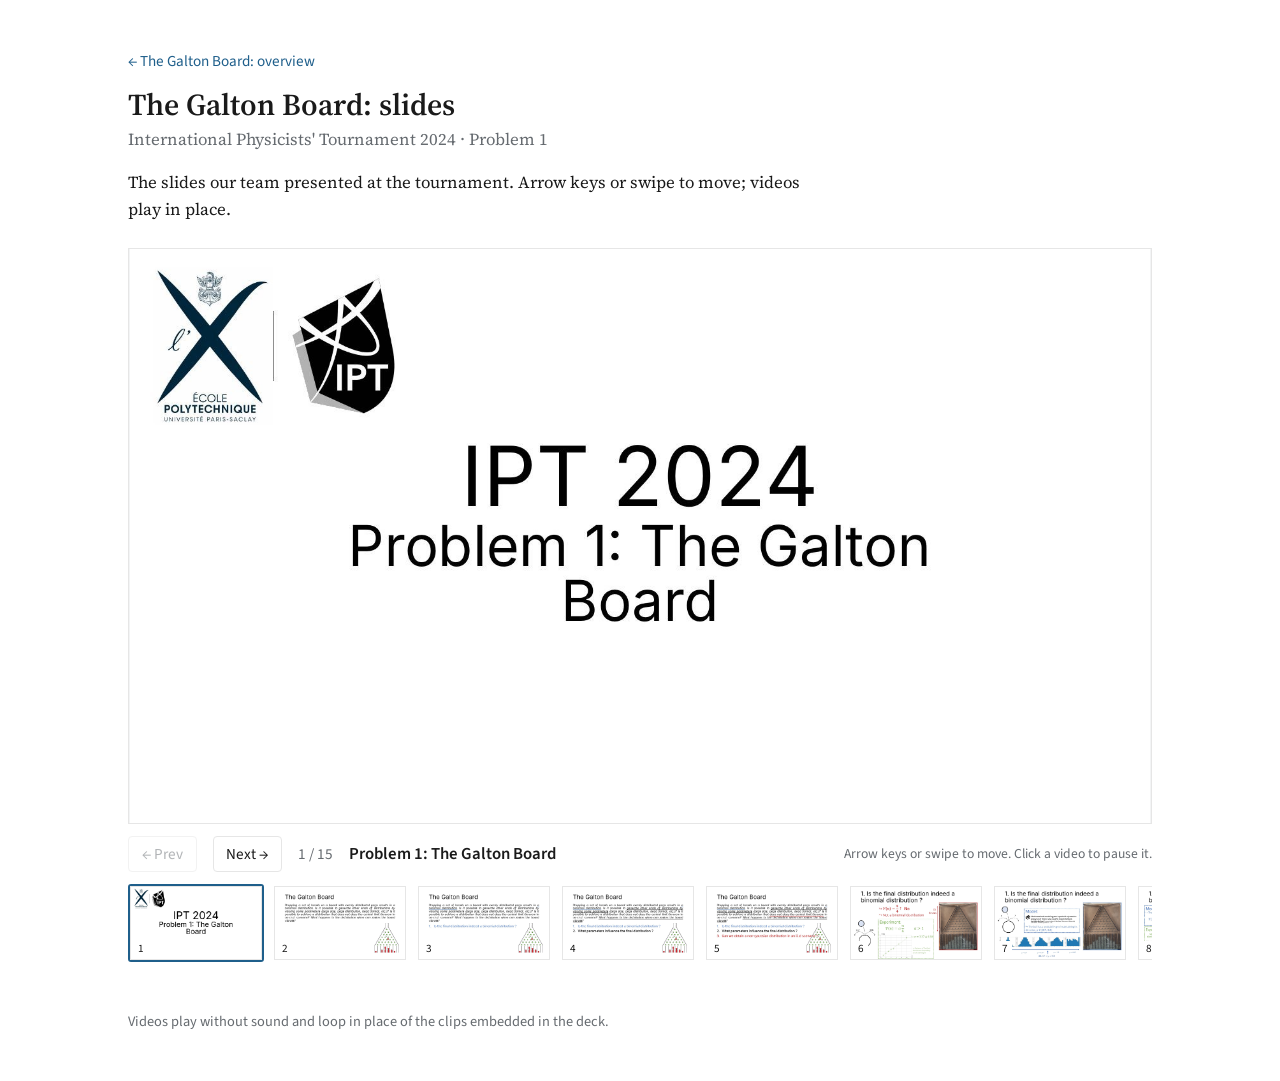
<file: ipt/galton-board/slides.html>
<!doctype html>
<html lang="en">
<head>
<meta charset="utf-8">
<meta name="viewport" content="width=device-width, initial-scale=1, viewport-fit=cover">
<title>The Galton Board slides, IPT 2024</title>
<meta name="description" content="The Galton Board: Martin Drieux&#x27;s team presentation at the International Physicists&#x27; Tournament 2024.">
<link rel="preconnect" href="https://fonts.googleapis.com">
<link rel="preconnect" href="https://fonts.gstatic.com" crossorigin>
<link rel="stylesheet" href="https://fonts.googleapis.com/css2?family=Source+Serif+4:ital,opsz,wght@0,8..60,400;0,8..60,600;1,8..60,400&family=Source+Sans+3:wght@400;600&display=swap">
<style>
*,*::before,*::after{box-sizing:border-box}
body{margin:0}
img{max-width:100%}

/* Layout: same plain white column as the homepage, widened for a 16:9 slide stage with a thumbnail strip below. */
:root {
  --bg: #ffffff;
  --fg: #1a1a1a;
  --muted: #666b70;
  --rule: #e6e6e6;
  --accent: #1f5f8b;
  --stage: #f3f4f5;
  --font-body: "Source Serif 4", Georgia, "Times New Roman", serif;
  --font-ui: "Source Sans 3", "Helvetica Neue", Arial, sans-serif;
  color-scheme: light;
}
body { background: var(--bg); color: var(--fg); font-family: var(--font-body); font-size: 1.05rem; line-height: 1.6;
  padding-left: max(16px, env(safe-area-inset-left, 0px)); padding-right: max(16px, env(safe-area-inset-right, 0px)); }
.page { max-width: 64rem; margin: 0 auto; padding-block: clamp(1.5rem, 4vw, 3rem) 3rem; }
a { color: var(--accent); text-decoration: none; }
a:hover { text-decoration: underline; }
a:focus-visible, button:focus-visible { outline: 2px solid var(--accent); outline-offset: 2px; }
.back { font-family: var(--font-ui); font-size: 0.95rem; }
h1 { font-weight: 600; font-size: 1.9rem; line-height: 1.2; margin: 0.75rem 0 0.25rem; text-wrap: balance; }
.sub { color: var(--muted); margin: 0; }
.intro { max-width: 42rem; margin: 1rem 0 1.5rem; }
.intro p { margin: 0 0 0.75rem; }
blockquote { margin: 0; padding: 0 0 0 1rem; border-left: 2px solid var(--rule); color: var(--muted); font-style: italic; }

.viewer { display: grid; gap: 0.75rem; }
.stage { position: relative; width: 100%; aspect-ratio: 16 / 9; max-width: 100%; background: var(--stage);
  border: 1px solid var(--rule); overflow: hidden; touch-action: pan-y; }
.stage img.slide { position: absolute; inset: 0; width: 100%; height: 100%; object-fit: contain; display: block; }
.stage video { position: absolute; object-fit: fill; background: transparent; cursor: pointer; }
.bar { display: flex; flex-wrap: wrap; align-items: center; gap: 0.5rem 1rem; font-family: var(--font-ui); }
.bar button { font: inherit; font-size: 0.95rem; color: var(--fg); background: var(--bg); border: 1px solid var(--rule);
  border-radius: 4px; padding: 0.3rem 0.8rem; cursor: pointer; }
.bar button:hover:not(:disabled) { border-color: var(--accent); color: var(--accent); }
.bar button:disabled { color: var(--muted); cursor: default; opacity: 0.5; }
.count { font-variant-numeric: tabular-nums; color: var(--muted); font-size: 0.95rem; }
.title { font-weight: 600; flex: 1 1 12rem; min-width: 0; }
.hint { color: var(--muted); font-size: 0.85rem; }
.strip { display: flex; gap: 0.5rem; overflow-x: auto; padding-bottom: 0.5rem; scroll-snap-type: x proximity; }
.thumb { flex: 0 0 auto; width: 8.5rem; padding: 0; border: 2px solid transparent; border-radius: 3px; background: none; cursor: pointer;
  scroll-snap-align: start; position: relative; }
.thumb img { display: block; width: 100%; aspect-ratio: 16 / 9; object-fit: cover; border: 1px solid var(--rule); }
.thumb[aria-current="true"] { border-color: var(--accent); }
.thumb .n { position: absolute; left: 4px; bottom: 4px; font-family: var(--font-ui); font-size: 0.7rem; background: var(--bg);
  color: var(--fg); padding: 0 4px; border-radius: 2px; }
.thumb .vid { position: absolute; right: 4px; bottom: 4px; font-family: var(--font-ui); font-size: 0.7rem; background: var(--accent);
  color: var(--bg); padding: 0 4px; border-radius: 2px; }
.divider { flex: 0 0 auto; align-self: center; font-family: var(--font-ui); font-size: 0.75rem; text-transform: uppercase;
  letter-spacing: 0.08em; color: var(--muted); writing-mode: vertical-rl; transform: rotate(180deg); padding: 0 0.25rem; }
footer { margin-top: 2.5rem; color: var(--muted); font-family: var(--font-ui); font-size: 0.9rem; }
@media (max-width: 560px) { .hint { display: none; } .thumb { width: 6.5rem; } }
</style>
</head>
<body>

<div class="page">
  <a class="back" href="./">← The Galton Board: overview</a>
  <h1>The Galton Board: slides</h1>
  <p class="sub">International Physicists&#x27; Tournament 2024 · Problem 1</p>
  <div class="intro"><p>The slides our team presented at the tournament. Arrow keys or swipe to move; videos play in place.</p></div>

  <div class="viewer">
    <div class="stage" id="stage" aria-live="polite">
      <img class="slide" id="slideImg" alt="">
    </div>
    <div class="bar">
      <button id="prev" type="button" aria-label="Previous slide">← Prev</button>
      <button id="next" type="button" aria-label="Next slide">Next →</button>
      <span class="count" id="count"></span>
      <span class="title" id="title"></span>
      <span class="hint">Arrow keys or swipe to move. Click a video to pause it.</span>
    </div>
    <div class="strip" id="strip" aria-label="All slides"></div>
  </div>

  <footer>Videos play without sound and loop in place of the clips embedded in the deck.</footer>
</div>

<script>
const SLIDES = [
 {
  "n": 1,
  "title": "Problem 1: The Galton Board",
  "videos": []
 },
 {
  "n": 2,
  "title": "The Galton Board",
  "videos": []
 },
 {
  "n": 3,
  "title": "The Galton Board: our three questions",
  "videos": []
 },
 {
  "n": 4,
  "title": "The Galton Board: our three questions",
  "videos": []
 },
 {
  "n": 5,
  "title": "The Galton Board: our three questions",
  "videos": []
 },
 {
  "n": 6,
  "title": "1. Is the final distribution binomial? Experiment",
  "videos": []
 },
 {
  "n": 7,
  "title": "1. Is the final distribution binomial? Model",
  "videos": []
 },
 {
  "n": 8,
  "title": "1. Is the final distribution binomial? Model, experiments, simulation",
  "videos": [
   {
    "src": "s08.mp4",
    "x": 70.73,
    "y": 56.81,
    "w": 19.63,
    "h": 34.54
   }
  ]
 },
 {
  "n": 9,
  "title": "2. What parameters matter? Physical parameters",
  "videos": []
 },
 {
  "n": 10,
  "title": "2. What parameters matter? Vibrations",
  "videos": [
   {
    "src": "s10.mp4",
    "x": 71.28,
    "y": 26.46,
    "w": 26.12,
    "h": 66.62
   }
  ]
 },
 {
  "n": 11,
  "title": "2. What parameters matter? Peg size, layout and shape",
  "videos": [
   {
    "src": "s11.mp4",
    "x": 6.08,
    "y": 52.55,
    "w": 30.36,
    "h": 35.7
   }
  ]
 },
 {
  "n": 12,
  "title": "2. A board for any chosen distribution?",
  "videos": []
 },
 {
  "n": 13,
  "title": "2. How to build a board for any chosen distribution",
  "videos": [
   {
    "src": "s13.mp4",
    "x": 47.92,
    "y": 41.91,
    "w": 45.21,
    "h": 46.11
   }
  ]
 },
 {
  "n": 14,
  "title": "3. Non-Gaussian distributions with independent beads",
  "videos": []
 },
 {
  "n": 15,
  "title": "Conclusion",
  "videos": []
 }
];
(() => {
  const pad = n => String(n).padStart(2, '0');
  const stage = document.getElementById('stage');
  const img = document.getElementById('slideImg');
  const strip = document.getElementById('strip');
  const prev = document.getElementById('prev'), next = document.getElementById('next');
  const count = document.getElementById('count'), title = document.getElementById('title');
  let i = 0;

  // Thumbnails
  SLIDES.forEach((s, k) => {
    if (s.n === 9999) { const d = document.createElement('span'); d.className = 'divider'; d.textContent = 'Appendix'; strip.appendChild(d); }
    const b = document.createElement('button');
    b.type = 'button'; b.className = 'thumb'; b.setAttribute('aria-label', `Slide ${s.n}${s.title ? ': ' + s.title : ''}`);
    b.innerHTML = `<img loading="lazy" src="${pad(s.n)}.jpg" alt=""><span class="n">${s.n}</span>` + (s.videos.length ? '<span class="vid">video</span>' : '');
    b.addEventListener('click', () => show(k));
    strip.appendChild(b);
  });
  const thumbs = [...strip.querySelectorAll('.thumb')];

  function show(k, fromHash) {
    i = Math.max(0, Math.min(SLIDES.length - 1, k));
    const s = SLIDES[i];
    img.src = `${pad(s.n)}.jpg`;
    img.alt = `Slide ${s.n}${s.title ? ': ' + s.title : ''}`;
    stage.querySelectorAll('video').forEach(v => v.remove());
    s.videos.forEach(v => {
      const el = document.createElement('video');
      Object.assign(el, { muted: true, loop: true, playsInline: true, autoplay: true });
      ['webm', 'mp4'].forEach(ext => { const so = document.createElement('source'); so.src = v.src.replace(/\.mp4$/, '.' + ext); so.type = 'video/' + ext; el.appendChild(so); });
      el.setAttribute('muted', ''); el.setAttribute('playsinline', '');
      el.style.left = v.x + '%'; el.style.top = v.y + '%'; el.style.width = v.w + '%'; el.style.height = v.h + '%';
      el.title = 'Click to pause or play';
      el.addEventListener('click', () => el.paused ? el.play() : el.pause());
      stage.appendChild(el);
      el.play().catch(() => {});
    });
    count.textContent = `${s.n} / ${SLIDES.length}`;
    title.textContent = s.n >= 9999 ? `Appendix${s.title && s.title !== 'Appendix' ? ': ' + s.title : ''}` : s.title;
    prev.disabled = i === 0; next.disabled = i === SLIDES.length - 1;
    thumbs.forEach((t, k2) => t.setAttribute('aria-current', k2 === i ? 'true' : 'false'));
    thumbs[i].scrollIntoView({ block: 'nearest', inline: 'nearest' });
    if (!fromHash) history.replaceState(null, '', '#' + s.n);
    [i - 1, i + 1].forEach(j => { if (SLIDES[j]) { const p = new Image(); p.src = `${pad(SLIDES[j].n)}.jpg`; } });
  }

  prev.addEventListener('click', () => show(i - 1));
  next.addEventListener('click', () => show(i + 1));
  document.addEventListener('keydown', e => {
    if (e.target.closest('input, textarea')) return;
    if (e.key === 'ArrowRight' || e.key === 'PageDown') { e.preventDefault(); show(i + 1); }
    if (e.key === 'ArrowLeft' || e.key === 'PageUp') { e.preventDefault(); show(i - 1); }
  });
  let x0 = null;
  stage.addEventListener('touchstart', e => { x0 = e.touches[0].clientX; }, { passive: true });
  stage.addEventListener('touchend', e => {
    if (x0 === null) return; const dx = e.changedTouches[0].clientX - x0; x0 = null;
    if (Math.abs(dx) > 40) show(i + (dx < 0 ? 1 : -1));
  });

  const fromHash = parseInt(location.hash.slice(1), 10);
  const start = SLIDES.findIndex(s => s.n === fromHash);
  show(start >= 0 ? start : 0, true);
})();
</script>

</body>
</html>
</file>
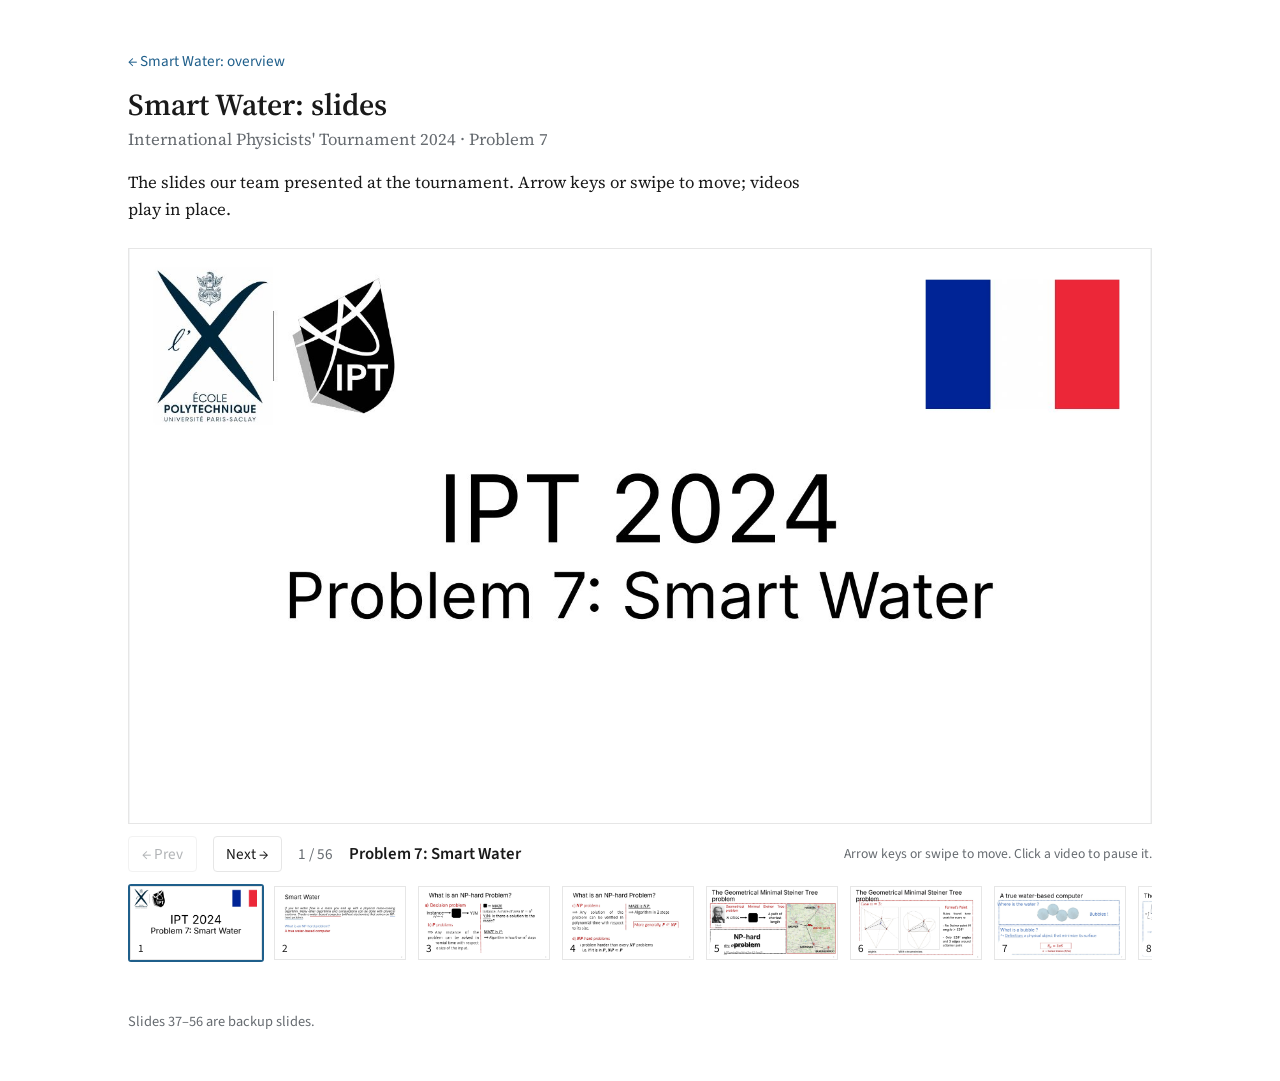
<file: ipt/smart-water/slides.html>
<!doctype html>
<html lang="en">
<head>
<meta charset="utf-8">
<meta name="viewport" content="width=device-width, initial-scale=1, viewport-fit=cover">
<title>Smart Water slides, IPT 2024</title>
<meta name="description" content="Smart Water: Martin Drieux&#x27;s team presentation at the International Physicists&#x27; Tournament 2024.">
<link rel="preconnect" href="https://fonts.googleapis.com">
<link rel="preconnect" href="https://fonts.gstatic.com" crossorigin>
<link rel="stylesheet" href="https://fonts.googleapis.com/css2?family=Source+Serif+4:ital,opsz,wght@0,8..60,400;0,8..60,600;1,8..60,400&family=Source+Sans+3:wght@400;600&display=swap">
<style>
*,*::before,*::after{box-sizing:border-box}
body{margin:0}
img{max-width:100%}

/* Layout: same plain white column as the homepage, widened for a 16:9 slide stage with a thumbnail strip below. */
:root {
  --bg: #ffffff;
  --fg: #1a1a1a;
  --muted: #666b70;
  --rule: #e6e6e6;
  --accent: #1f5f8b;
  --stage: #f3f4f5;
  --font-body: "Source Serif 4", Georgia, "Times New Roman", serif;
  --font-ui: "Source Sans 3", "Helvetica Neue", Arial, sans-serif;
  color-scheme: light;
}
body { background: var(--bg); color: var(--fg); font-family: var(--font-body); font-size: 1.05rem; line-height: 1.6;
  padding-left: max(16px, env(safe-area-inset-left, 0px)); padding-right: max(16px, env(safe-area-inset-right, 0px)); }
.page { max-width: 64rem; margin: 0 auto; padding-block: clamp(1.5rem, 4vw, 3rem) 3rem; }
a { color: var(--accent); text-decoration: none; }
a:hover { text-decoration: underline; }
a:focus-visible, button:focus-visible { outline: 2px solid var(--accent); outline-offset: 2px; }
.back { font-family: var(--font-ui); font-size: 0.95rem; }
h1 { font-weight: 600; font-size: 1.9rem; line-height: 1.2; margin: 0.75rem 0 0.25rem; text-wrap: balance; }
.sub { color: var(--muted); margin: 0; }
.intro { max-width: 42rem; margin: 1rem 0 1.5rem; }
.intro p { margin: 0 0 0.75rem; }
blockquote { margin: 0; padding: 0 0 0 1rem; border-left: 2px solid var(--rule); color: var(--muted); font-style: italic; }

.viewer { display: grid; gap: 0.75rem; }
.stage { position: relative; width: 100%; aspect-ratio: 16 / 9; max-width: 100%; background: var(--stage);
  border: 1px solid var(--rule); overflow: hidden; touch-action: pan-y; }
.stage img.slide { position: absolute; inset: 0; width: 100%; height: 100%; object-fit: contain; display: block; }
.stage video { position: absolute; object-fit: fill; background: transparent; cursor: pointer; }
.bar { display: flex; flex-wrap: wrap; align-items: center; gap: 0.5rem 1rem; font-family: var(--font-ui); }
.bar button { font: inherit; font-size: 0.95rem; color: var(--fg); background: var(--bg); border: 1px solid var(--rule);
  border-radius: 4px; padding: 0.3rem 0.8rem; cursor: pointer; }
.bar button:hover:not(:disabled) { border-color: var(--accent); color: var(--accent); }
.bar button:disabled { color: var(--muted); cursor: default; opacity: 0.5; }
.count { font-variant-numeric: tabular-nums; color: var(--muted); font-size: 0.95rem; }
.title { font-weight: 600; flex: 1 1 12rem; min-width: 0; }
.hint { color: var(--muted); font-size: 0.85rem; }
.strip { display: flex; gap: 0.5rem; overflow-x: auto; padding-bottom: 0.5rem; scroll-snap-type: x proximity; }
.thumb { flex: 0 0 auto; width: 8.5rem; padding: 0; border: 2px solid transparent; border-radius: 3px; background: none; cursor: pointer;
  scroll-snap-align: start; position: relative; }
.thumb img { display: block; width: 100%; aspect-ratio: 16 / 9; object-fit: cover; border: 1px solid var(--rule); }
.thumb[aria-current="true"] { border-color: var(--accent); }
.thumb .n { position: absolute; left: 4px; bottom: 4px; font-family: var(--font-ui); font-size: 0.7rem; background: var(--bg);
  color: var(--fg); padding: 0 4px; border-radius: 2px; }
.thumb .vid { position: absolute; right: 4px; bottom: 4px; font-family: var(--font-ui); font-size: 0.7rem; background: var(--accent);
  color: var(--bg); padding: 0 4px; border-radius: 2px; }
.divider { flex: 0 0 auto; align-self: center; font-family: var(--font-ui); font-size: 0.75rem; text-transform: uppercase;
  letter-spacing: 0.08em; color: var(--muted); writing-mode: vertical-rl; transform: rotate(180deg); padding: 0 0.25rem; }
footer { margin-top: 2.5rem; color: var(--muted); font-family: var(--font-ui); font-size: 0.9rem; }
@media (max-width: 560px) { .hint { display: none; } .thumb { width: 6.5rem; } }
</style>
</head>
<body>

<div class="page">
  <a class="back" href="./">← Smart Water: overview</a>
  <h1>Smart Water: slides</h1>
  <p class="sub">International Physicists&#x27; Tournament 2024 · Problem 7</p>
  <div class="intro"><p>The slides our team presented at the tournament. Arrow keys or swipe to move; videos play in place.</p></div>

  <div class="viewer">
    <div class="stage" id="stage" aria-live="polite">
      <img class="slide" id="slideImg" alt="">
    </div>
    <div class="bar">
      <button id="prev" type="button" aria-label="Previous slide">← Prev</button>
      <button id="next" type="button" aria-label="Next slide">Next →</button>
      <span class="count" id="count"></span>
      <span class="title" id="title"></span>
      <span class="hint">Arrow keys or swipe to move. Click a video to pause it.</span>
    </div>
    <div class="strip" id="strip" aria-label="All slides"></div>
  </div>

  <footer>Slides 37–56 are backup slides.</footer>
</div>

<script>
const SLIDES = [{"n": 1, "title": "Problem 7: Smart Water", "videos": []}, {"n": 2, "title": "Smart Water", "videos": []}, {"n": 3, "title": "What is an NP-hard problem?", "videos": []}, {"n": 4, "title": "What is an NP-hard problem?", "videos": []}, {"n": 5, "title": "The geometrical minimal Steiner tree problem", "videos": []}, {"n": 6, "title": "The Steiner tree for three points", "videos": []}, {"n": 7, "title": "A true water-based computer", "videos": []}, {"n": 8, "title": "The Lagrangian of a soap film", "videos": []}, {"n": 9, "title": "Example of a minimal soap film", "videos": []}, {"n": 10, "title": "Example of a minimal soap film", "videos": []}, {"n": 11, "title": "Steiner tree: n = 3", "videos": []}, {"n": 12, "title": "Steiner tree: n = 3", "videos": []}, {"n": 13, "title": "Steiner tree: n = 4", "videos": []}, {"n": 14, "title": "Steiner tree: n = 5", "videos": []}, {"n": 15, "title": "Local/global minimum", "videos": [{"src": "s15.mp4", "x": 59.0, "y": 22.35, "w": 37.11, "h": 67.63}, {"src": "s15b.mp4", "x": 11.38, "y": 32.84, "w": 25.61, "h": 60.22}]}, {"n": 16, "title": "Steiner tree: n = 6", "videos": []}, {"n": 17, "title": "Local/global minimum", "videos": [{"src": "s17.mp4", "x": 58.67, "y": 21.9, "w": 33.95, "h": 60.23}]}, {"n": 18, "title": "Steiner tree: average truth rate", "videos": []}, {"n": 19, "title": "What other parameters?", "videos": []}, {"n": 20, "title": "Surface tension and soap concentration", "videos": []}, {"n": 21, "title": "Soap film dynamics", "videos": []}, {"n": 22, "title": "Soap film dynamics", "videos": [{"src": "s22.mp4", "x": 7.61, "y": 18.39, "w": 84.77, "h": 40.45}]}, {"n": 23, "title": "What dynamics?", "videos": [{"src": "s22.mp4", "x": 7.61, "y": 18.39, "w": 84.77, "h": 40.45}]}, {"n": 24, "title": "Soap film dynamics", "videos": []}, {"n": 25, "title": "Measure of the relaxation time τ", "videos": []}, {"n": 26, "title": "Lifetime of the soap film", "videos": []}, {"n": 27, "title": "Compromise for h", "videos": []}, {"n": 28, "title": "An efficient NP-hard water computer", "videos": [{"src": "s28.mp4", "x": 55.02, "y": 24.65, "w": 38.98, "h": 66.12}]}, {"n": 29, "title": "Achievements: lakes as prohibited areas", "videos": []}, {"n": 30, "title": "Achievements: adding a local cost", "videos": []}, {"n": 31, "title": "Achievements: a local cost (general)", "videos": []}, {"n": 32, "title": "Achievements: a local cost (general)", "videos": []}, {"n": 33, "title": "Achievements: Earth's curvature", "videos": []}, {"n": 34, "title": "Achievements: solving P problems", "videos": []}, {"n": 35, "title": "Achievements: solving P problems", "videos": []}, {"n": 36, "title": "Conclusion: our contribution to Steiner trees", "videos": []}, {"n": 37, "title": "Annexes", "videos": []}, {"n": 38, "title": "Vibration solving the Steiner tree problem", "videos": [{"src": "s38.mp4", "x": 36.6, "y": 11.48, "w": 26.79, "h": 84.68}]}, {"n": 39, "title": "Probability of finding minima", "videos": []}, {"n": 40, "title": "Two global minima", "videos": [{"src": "s40c.mp4", "x": 72.24, "y": 37.54, "w": 21.29, "h": 39.84}, {"src": "s40.mp4", "x": 13.12, "y": 35.82, "w": 28.22, "h": 52.23}, {"src": "s40b.mp4", "x": 52.48, "y": 37.67, "w": 18.82, "h": 39.84}]}, {"n": 41, "title": "2 global minima", "videos": [{"src": "s40c.mp4", "x": 72.24, "y": 37.54, "w": 21.29, "h": 39.84}, {"src": "s40b.mp4", "x": 52.48, "y": 37.67, "w": 18.82, "h": 39.84}]}, {"n": 42, "title": "n = 3, angle of 120°", "videos": [{"src": "s42b.mp4", "x": 55.1, "y": 40.09, "w": 36.02, "h": 44.11}, {"src": "s42.mp4", "x": 11.53, "y": 40.09, "w": 35.22, "h": 44.06}]}, {"n": 43, "title": "Equation of motion", "videos": []}, {"n": 44, "title": "Equation of motion", "videos": []}, {"n": 45, "title": "Theoretical time of convergence", "videos": []}, {"n": 46, "title": "Theoretical time of convergence", "videos": []}, {"n": 47, "title": "Measuring film thickness", "videos": []}, {"n": 48, "title": "Equiprobability experiment", "videos": []}, {"n": 49, "title": "Life expectancy of a soap film", "videos": []}, {"n": 50, "title": "Life expectancy of a soap film", "videos": []}, {"n": 51, "title": "Viscous friction", "videos": []}, {"n": 52, "title": "Soap film profile", "videos": []}, {"n": 53, "title": "Dependence of τ on h", "videos": []}, {"n": 54, "title": "Energy of three-point networks", "videos": []}, {"n": 55, "title": "Two global minima", "videos": [{"src": "s55.mp4", "x": 29.27, "y": 5.82, "w": 41.46, "h": 88.36}]}, {"n": 56, "title": "Energy against l", "videos": []}];
(() => {
  const pad = n => String(n).padStart(2, '0');
  const stage = document.getElementById('stage');
  const img = document.getElementById('slideImg');
  const strip = document.getElementById('strip');
  const prev = document.getElementById('prev'), next = document.getElementById('next');
  const count = document.getElementById('count'), title = document.getElementById('title');
  let i = 0;

  // Thumbnails
  SLIDES.forEach((s, k) => {
    if (s.n === 37) { const d = document.createElement('span'); d.className = 'divider'; d.textContent = 'Appendix'; strip.appendChild(d); }
    const b = document.createElement('button');
    b.type = 'button'; b.className = 'thumb'; b.setAttribute('aria-label', `Slide ${s.n}${s.title ? ': ' + s.title : ''}`);
    b.innerHTML = `<img loading="lazy" src="${pad(s.n)}.jpg" alt=""><span class="n">${s.n}</span>` + (s.videos.length ? '<span class="vid">video</span>' : '');
    b.addEventListener('click', () => show(k));
    strip.appendChild(b);
  });
  const thumbs = [...strip.querySelectorAll('.thumb')];

  function show(k, fromHash) {
    i = Math.max(0, Math.min(SLIDES.length - 1, k));
    const s = SLIDES[i];
    img.src = `${pad(s.n)}.jpg`;
    img.alt = `Slide ${s.n}${s.title ? ': ' + s.title : ''}`;
    stage.querySelectorAll('video').forEach(v => v.remove());
    s.videos.forEach(v => {
      const el = document.createElement('video');
      Object.assign(el, { muted: true, loop: true, playsInline: true, autoplay: true });
      ['webm', 'mp4'].forEach(ext => { const so = document.createElement('source'); so.src = v.src.replace(/\.mp4$/, '.' + ext); so.type = 'video/' + ext; el.appendChild(so); });
      el.setAttribute('muted', ''); el.setAttribute('playsinline', '');
      el.style.left = v.x + '%'; el.style.top = v.y + '%'; el.style.width = v.w + '%'; el.style.height = v.h + '%';
      el.title = 'Click to pause or play';
      el.addEventListener('click', () => el.paused ? el.play() : el.pause());
      stage.appendChild(el);
      el.play().catch(() => {});
    });
    count.textContent = `${s.n} / ${SLIDES.length}`;
    title.textContent = s.n >= 37 ? `Appendix${s.title && s.title !== 'Appendix' ? ': ' + s.title : ''}` : s.title;
    prev.disabled = i === 0; next.disabled = i === SLIDES.length - 1;
    thumbs.forEach((t, k2) => t.setAttribute('aria-current', k2 === i ? 'true' : 'false'));
    thumbs[i].scrollIntoView({ block: 'nearest', inline: 'nearest' });
    if (!fromHash) history.replaceState(null, '', '#' + s.n);
    [i - 1, i + 1].forEach(j => { if (SLIDES[j]) { const p = new Image(); p.src = `${pad(SLIDES[j].n)}.jpg`; } });
  }

  prev.addEventListener('click', () => show(i - 1));
  next.addEventListener('click', () => show(i + 1));
  document.addEventListener('keydown', e => {
    if (e.target.closest('input, textarea')) return;
    if (e.key === 'ArrowRight' || e.key === 'PageDown') { e.preventDefault(); show(i + 1); }
    if (e.key === 'ArrowLeft' || e.key === 'PageUp') { e.preventDefault(); show(i - 1); }
  });
  let x0 = null;
  stage.addEventListener('touchstart', e => { x0 = e.touches[0].clientX; }, { passive: true });
  stage.addEventListener('touchend', e => {
    if (x0 === null) return; const dx = e.changedTouches[0].clientX - x0; x0 = null;
    if (Math.abs(dx) > 40) show(i + (dx < 0 ? 1 : -1));
  });

  const fromHash = parseInt(location.hash.slice(1), 10);
  const start = SLIDES.findIndex(s => s.n === fromHash);
  show(start >= 0 ? start : 0, true);
})();
</script>

</body>
</html>
</file>
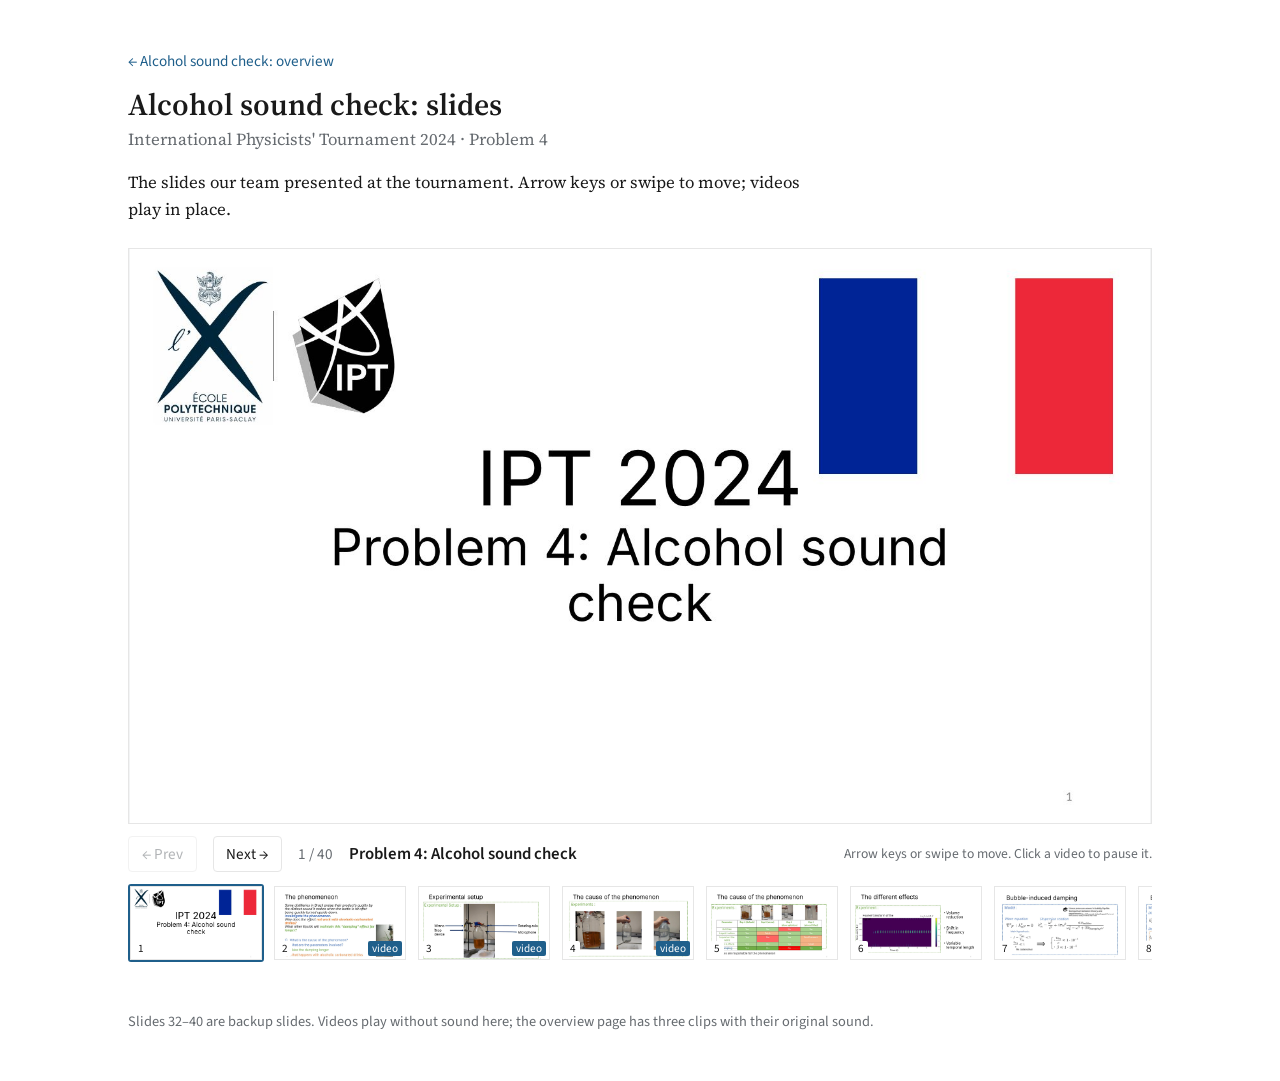
<file: ipt/sound-check/slides.html>
<!doctype html>
<html lang="en">
<head>
<meta charset="utf-8">
<meta name="viewport" content="width=device-width, initial-scale=1, viewport-fit=cover">
<title>Alcohol sound check slides, IPT 2024</title>
<meta name="description" content="Alcohol sound check: Martin Drieux&#x27;s team presentation at the International Physicists&#x27; Tournament 2024.">
<link rel="preconnect" href="https://fonts.googleapis.com">
<link rel="preconnect" href="https://fonts.gstatic.com" crossorigin>
<link rel="stylesheet" href="https://fonts.googleapis.com/css2?family=Source+Serif+4:ital,opsz,wght@0,8..60,400;0,8..60,600;1,8..60,400&family=Source+Sans+3:wght@400;600&display=swap">
<style>
*,*::before,*::after{box-sizing:border-box}
body{margin:0}
img{max-width:100%}

/* Layout: same plain white column as the homepage, widened for a 16:9 slide stage with a thumbnail strip below. */
:root {
  --bg: #ffffff;
  --fg: #1a1a1a;
  --muted: #666b70;
  --rule: #e6e6e6;
  --accent: #1f5f8b;
  --stage: #f3f4f5;
  --font-body: "Source Serif 4", Georgia, "Times New Roman", serif;
  --font-ui: "Source Sans 3", "Helvetica Neue", Arial, sans-serif;
  color-scheme: light;
}
body { background: var(--bg); color: var(--fg); font-family: var(--font-body); font-size: 1.05rem; line-height: 1.6;
  padding-left: max(16px, env(safe-area-inset-left, 0px)); padding-right: max(16px, env(safe-area-inset-right, 0px)); }
.page { max-width: 64rem; margin: 0 auto; padding-block: clamp(1.5rem, 4vw, 3rem) 3rem; }
a { color: var(--accent); text-decoration: none; }
a:hover { text-decoration: underline; }
a:focus-visible, button:focus-visible { outline: 2px solid var(--accent); outline-offset: 2px; }
.back { font-family: var(--font-ui); font-size: 0.95rem; }
h1 { font-weight: 600; font-size: 1.9rem; line-height: 1.2; margin: 0.75rem 0 0.25rem; text-wrap: balance; }
.sub { color: var(--muted); margin: 0; }
.intro { max-width: 42rem; margin: 1rem 0 1.5rem; }
.intro p { margin: 0 0 0.75rem; }
blockquote { margin: 0; padding: 0 0 0 1rem; border-left: 2px solid var(--rule); color: var(--muted); font-style: italic; }

.viewer { display: grid; gap: 0.75rem; }
.stage { position: relative; width: 100%; aspect-ratio: 16 / 9; max-width: 100%; background: var(--stage);
  border: 1px solid var(--rule); overflow: hidden; touch-action: pan-y; }
.stage img.slide { position: absolute; inset: 0; width: 100%; height: 100%; object-fit: contain; display: block; }
.stage video { position: absolute; object-fit: fill; background: transparent; cursor: pointer; }
.bar { display: flex; flex-wrap: wrap; align-items: center; gap: 0.5rem 1rem; font-family: var(--font-ui); }
.bar button { font: inherit; font-size: 0.95rem; color: var(--fg); background: var(--bg); border: 1px solid var(--rule);
  border-radius: 4px; padding: 0.3rem 0.8rem; cursor: pointer; }
.bar button:hover:not(:disabled) { border-color: var(--accent); color: var(--accent); }
.bar button:disabled { color: var(--muted); cursor: default; opacity: 0.5; }
.count { font-variant-numeric: tabular-nums; color: var(--muted); font-size: 0.95rem; }
.title { font-weight: 600; flex: 1 1 12rem; min-width: 0; }
.hint { color: var(--muted); font-size: 0.85rem; }
.strip { display: flex; gap: 0.5rem; overflow-x: auto; padding-bottom: 0.5rem; scroll-snap-type: x proximity; }
.thumb { flex: 0 0 auto; width: 8.5rem; padding: 0; border: 2px solid transparent; border-radius: 3px; background: none; cursor: pointer;
  scroll-snap-align: start; position: relative; }
.thumb img { display: block; width: 100%; aspect-ratio: 16 / 9; object-fit: cover; border: 1px solid var(--rule); }
.thumb[aria-current="true"] { border-color: var(--accent); }
.thumb .n { position: absolute; left: 4px; bottom: 4px; font-family: var(--font-ui); font-size: 0.7rem; background: var(--bg);
  color: var(--fg); padding: 0 4px; border-radius: 2px; }
.thumb .vid { position: absolute; right: 4px; bottom: 4px; font-family: var(--font-ui); font-size: 0.7rem; background: var(--accent);
  color: var(--bg); padding: 0 4px; border-radius: 2px; }
.divider { flex: 0 0 auto; align-self: center; font-family: var(--font-ui); font-size: 0.75rem; text-transform: uppercase;
  letter-spacing: 0.08em; color: var(--muted); writing-mode: vertical-rl; transform: rotate(180deg); padding: 0 0.25rem; }
footer { margin-top: 2.5rem; color: var(--muted); font-family: var(--font-ui); font-size: 0.9rem; }
@media (max-width: 560px) { .hint { display: none; } .thumb { width: 6.5rem; } }
</style>
</head>
<body>

<div class="page">
  <a class="back" href="./">← Alcohol sound check: overview</a>
  <h1>Alcohol sound check: slides</h1>
  <p class="sub">International Physicists&#x27; Tournament 2024 · Problem 4</p>
  <div class="intro"><p>The slides our team presented at the tournament. Arrow keys or swipe to move; videos play in place.</p></div>

  <div class="viewer">
    <div class="stage" id="stage" aria-live="polite">
      <img class="slide" id="slideImg" alt="">
    </div>
    <div class="bar">
      <button id="prev" type="button" aria-label="Previous slide">← Prev</button>
      <button id="next" type="button" aria-label="Next slide">Next →</button>
      <span class="count" id="count"></span>
      <span class="title" id="title"></span>
      <span class="hint">Arrow keys or swipe to move. Click a video to pause it.</span>
    </div>
    <div class="strip" id="strip" aria-label="All slides"></div>
  </div>

  <footer>Slides 32–40 are backup slides. Videos play without sound here; the overview page has three clips with their original sound.</footer>
</div>

<script>
const SLIDES = [{"n": 1, "title": "Problem 4: Alcohol sound check", "videos": []}, {"n": 2, "title": "The phenomenon", "videos": [{"src": "s02.mp4", "x": 77.5, "y": 52.167, "w": 13.386, "h": 43.181}]}, {"n": 3, "title": "Experimental setup", "videos": [{"src": "s03.mp4", "x": 34.357, "y": 24.05, "w": 24.142, "h": 72.776}]}, {"n": 4, "title": "The cause of the phenomenon", "videos": [{"src": "s04.mp4", "x": 9.627, "y": 34.156, "w": 22.272, "h": 51.625}, {"src": "s04c.mp4", "x": 69.834, "y": 33.831, "w": 20.131, "h": 52.275}, {"src": "s04b.mp4", "x": 41.268, "y": 34.156, "w": 19.196, "h": 51.625}]}, {"n": 5, "title": "The cause of the phenomenon", "videos": []}, {"n": 6, "title": "The different effects", "videos": []}, {"n": 7, "title": "Bubble-induced damping", "videos": []}, {"n": 8, "title": "Bubble-induced damping", "videos": []}, {"n": 9, "title": "Bubble-induced damping", "videos": []}, {"n": 10, "title": "Bubble-induced damping", "videos": []}, {"n": 11, "title": "Zoom on thermoelastic damping", "videos": []}, {"n": 12, "title": "Zoom on thermoelastic damping", "videos": []}, {"n": 13, "title": "Zoom on thermoelastic damping", "videos": []}, {"n": 14, "title": "Zoom on thermoelastic damping", "videos": []}, {"n": 15, "title": "Bubble-induced damping", "videos": []}, {"n": 16, "title": "Bubble-induced damping", "videos": []}, {"n": 17, "title": "Bubble-induced damping", "videos": []}, {"n": 18, "title": "Evolution of the number of bubbles", "videos": []}, {"n": 19, "title": "Quantifying damping", "videos": []}, {"n": 20, "title": "Quantifying damping", "videos": []}, {"n": 21, "title": "Quantifying damping", "videos": []}, {"n": 22, "title": "Quantifying damping", "videos": []}, {"n": 23, "title": "Quantifying damping", "videos": []}, {"n": 24, "title": "Other liquids", "videos": []}, {"n": 25, "title": "Make the damping last longer", "videos": []}, {"n": 26, "title": "Determining quality? – ethanol fraction", "videos": []}, {"n": 27, "title": "Carbonated drinks", "videos": [{"src": "s27.mp4", "x": 6.068, "y": 32.31, "w": 21.97, "h": 56.3}]}, {"n": 28, "title": "Carbonated drinks", "videos": [{"src": "s27.mp4", "x": 6.068, "y": 32.31, "w": 21.97, "h": 56.3}]}, {"n": 29, "title": "Carbonated drinks", "videos": []}, {"n": 30, "title": "Carbonated Ricard", "videos": []}, {"n": 31, "title": "Conclusion", "videos": []}, {"n": 32, "title": "Annexes", "videos": []}, {"n": 33, "title": "Oscillation of a plate", "videos": []}, {"n": 34, "title": "Oscillation of a plate", "videos": [{"src": "s34c.mp4", "x": 80.842, "y": 25.201, "w": 12.984, "h": 23.005}, {"src": "s34b.mp4", "x": 65.82, "y": 25.201, "w": 12.738, "h": 22.72}, {"src": "s34.mp4", "x": 51.001, "y": 25.201, "w": 12.501, "h": 22.336}]}, {"n": 35, "title": "Evolution of the number of bubbles", "videos": [{"src": "s35.mp4", "x": 5.347, "y": 33.516, "w": 22.64, "h": 40.249}]}, {"n": 36, "title": "Parameters of the liquids", "videos": []}, {"n": 37, "title": "Surface tension", "videos": []}, {"n": 38, "title": "Frequency shift and attenuation over time", "videos": []}, {"n": 39, "title": "Sound spectrum", "videos": []}, {"n": 40, "title": "Effect of adding bubbles", "videos": []}];
(() => {
  const pad = n => String(n).padStart(2, '0');
  const stage = document.getElementById('stage');
  const img = document.getElementById('slideImg');
  const strip = document.getElementById('strip');
  const prev = document.getElementById('prev'), next = document.getElementById('next');
  const count = document.getElementById('count'), title = document.getElementById('title');
  let i = 0;

  // Thumbnails
  SLIDES.forEach((s, k) => {
    if (s.n === 32) { const d = document.createElement('span'); d.className = 'divider'; d.textContent = 'Appendix'; strip.appendChild(d); }
    const b = document.createElement('button');
    b.type = 'button'; b.className = 'thumb'; b.setAttribute('aria-label', `Slide ${s.n}${s.title ? ': ' + s.title : ''}`);
    b.innerHTML = `<img loading="lazy" src="${pad(s.n)}.jpg" alt=""><span class="n">${s.n}</span>` + (s.videos.length ? '<span class="vid">video</span>' : '');
    b.addEventListener('click', () => show(k));
    strip.appendChild(b);
  });
  const thumbs = [...strip.querySelectorAll('.thumb')];

  function show(k, fromHash) {
    i = Math.max(0, Math.min(SLIDES.length - 1, k));
    const s = SLIDES[i];
    img.src = `${pad(s.n)}.jpg`;
    img.alt = `Slide ${s.n}${s.title ? ': ' + s.title : ''}`;
    stage.querySelectorAll('video').forEach(v => v.remove());
    s.videos.forEach(v => {
      const el = document.createElement('video');
      Object.assign(el, { muted: true, loop: true, playsInline: true, autoplay: true });
      ['webm', 'mp4'].forEach(ext => { const so = document.createElement('source'); so.src = v.src.replace(/\.mp4$/, '.' + ext); so.type = 'video/' + ext; el.appendChild(so); });
      el.setAttribute('muted', ''); el.setAttribute('playsinline', '');
      el.style.left = v.x + '%'; el.style.top = v.y + '%'; el.style.width = v.w + '%'; el.style.height = v.h + '%';
      el.title = 'Click to pause or play';
      el.addEventListener('click', () => el.paused ? el.play() : el.pause());
      stage.appendChild(el);
      el.play().catch(() => {});
    });
    count.textContent = `${s.n} / ${SLIDES.length}`;
    title.textContent = s.n >= 32 ? `Appendix${s.title && s.title !== 'Appendix' ? ': ' + s.title : ''}` : s.title;
    prev.disabled = i === 0; next.disabled = i === SLIDES.length - 1;
    thumbs.forEach((t, k2) => t.setAttribute('aria-current', k2 === i ? 'true' : 'false'));
    thumbs[i].scrollIntoView({ block: 'nearest', inline: 'nearest' });
    if (!fromHash) history.replaceState(null, '', '#' + s.n);
    [i - 1, i + 1].forEach(j => { if (SLIDES[j]) { const p = new Image(); p.src = `${pad(SLIDES[j].n)}.jpg`; } });
  }

  prev.addEventListener('click', () => show(i - 1));
  next.addEventListener('click', () => show(i + 1));
  document.addEventListener('keydown', e => {
    if (e.target.closest('input, textarea')) return;
    if (e.key === 'ArrowRight' || e.key === 'PageDown') { e.preventDefault(); show(i + 1); }
    if (e.key === 'ArrowLeft' || e.key === 'PageUp') { e.preventDefault(); show(i - 1); }
  });
  let x0 = null;
  stage.addEventListener('touchstart', e => { x0 = e.touches[0].clientX; }, { passive: true });
  stage.addEventListener('touchend', e => {
    if (x0 === null) return; const dx = e.changedTouches[0].clientX - x0; x0 = null;
    if (Math.abs(dx) > 40) show(i + (dx < 0 ? 1 : -1));
  });

  const fromHash = parseInt(location.hash.slice(1), 10);
  const start = SLIDES.findIndex(s => s.n === fromHash);
  show(start >= 0 ? start : 0, true);
})();
</script>

</body>
</html>
</file>
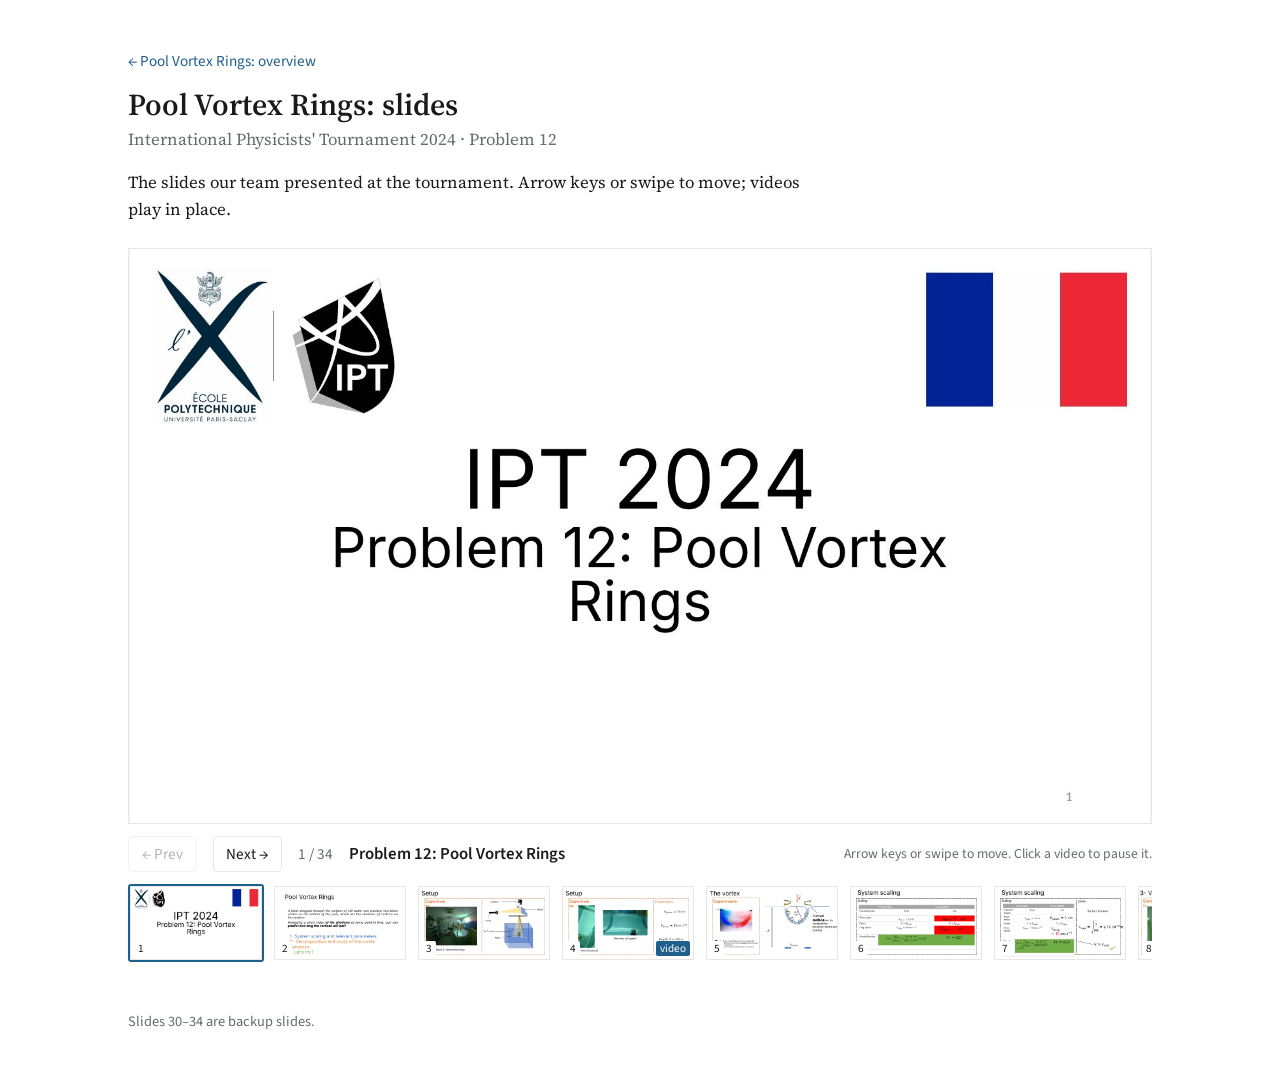
<file: ipt/vortex-rings/slides.html>
<!doctype html>
<html lang="en">
<head>
<meta charset="utf-8">
<meta name="viewport" content="width=device-width, initial-scale=1, viewport-fit=cover">
<title>Pool Vortex Rings slides, IPT 2024</title>
<meta name="description" content="Pool Vortex Rings: Martin Drieux&#x27;s team presentation at the International Physicists&#x27; Tournament 2024.">
<link rel="preconnect" href="https://fonts.googleapis.com">
<link rel="preconnect" href="https://fonts.gstatic.com" crossorigin>
<link rel="stylesheet" href="https://fonts.googleapis.com/css2?family=Source+Serif+4:ital,opsz,wght@0,8..60,400;0,8..60,600;1,8..60,400&family=Source+Sans+3:wght@400;600&display=swap">
<style>
*,*::before,*::after{box-sizing:border-box}
body{margin:0}
img{max-width:100%}

/* Layout: same plain white column as the homepage, widened for a 16:9 slide stage with a thumbnail strip below. */
:root {
  --bg: #ffffff;
  --fg: #1a1a1a;
  --muted: #666b70;
  --rule: #e6e6e6;
  --accent: #1f5f8b;
  --stage: #f3f4f5;
  --font-body: "Source Serif 4", Georgia, "Times New Roman", serif;
  --font-ui: "Source Sans 3", "Helvetica Neue", Arial, sans-serif;
  color-scheme: light;
}
body { background: var(--bg); color: var(--fg); font-family: var(--font-body); font-size: 1.05rem; line-height: 1.6;
  padding-left: max(16px, env(safe-area-inset-left, 0px)); padding-right: max(16px, env(safe-area-inset-right, 0px)); }
.page { max-width: 64rem; margin: 0 auto; padding-block: clamp(1.5rem, 4vw, 3rem) 3rem; }
a { color: var(--accent); text-decoration: none; }
a:hover { text-decoration: underline; }
a:focus-visible, button:focus-visible { outline: 2px solid var(--accent); outline-offset: 2px; }
.back { font-family: var(--font-ui); font-size: 0.95rem; }
h1 { font-weight: 600; font-size: 1.9rem; line-height: 1.2; margin: 0.75rem 0 0.25rem; text-wrap: balance; }
.sub { color: var(--muted); margin: 0; }
.intro { max-width: 42rem; margin: 1rem 0 1.5rem; }
.intro p { margin: 0 0 0.75rem; }
blockquote { margin: 0; padding: 0 0 0 1rem; border-left: 2px solid var(--rule); color: var(--muted); font-style: italic; }

.viewer { display: grid; gap: 0.75rem; }
.stage { position: relative; width: 100%; aspect-ratio: 16 / 9; max-width: 100%; background: var(--stage);
  border: 1px solid var(--rule); overflow: hidden; touch-action: pan-y; }
.stage img.slide { position: absolute; inset: 0; width: 100%; height: 100%; object-fit: contain; display: block; }
.stage video { position: absolute; object-fit: fill; background: transparent; cursor: pointer; }
.bar { display: flex; flex-wrap: wrap; align-items: center; gap: 0.5rem 1rem; font-family: var(--font-ui); }
.bar button { font: inherit; font-size: 0.95rem; color: var(--fg); background: var(--bg); border: 1px solid var(--rule);
  border-radius: 4px; padding: 0.3rem 0.8rem; cursor: pointer; }
.bar button:hover:not(:disabled) { border-color: var(--accent); color: var(--accent); }
.bar button:disabled { color: var(--muted); cursor: default; opacity: 0.5; }
.count { font-variant-numeric: tabular-nums; color: var(--muted); font-size: 0.95rem; }
.title { font-weight: 600; flex: 1 1 12rem; min-width: 0; }
.hint { color: var(--muted); font-size: 0.85rem; }
.strip { display: flex; gap: 0.5rem; overflow-x: auto; padding-bottom: 0.5rem; scroll-snap-type: x proximity; }
.thumb { flex: 0 0 auto; width: 8.5rem; padding: 0; border: 2px solid transparent; border-radius: 3px; background: none; cursor: pointer;
  scroll-snap-align: start; position: relative; }
.thumb img { display: block; width: 100%; aspect-ratio: 16 / 9; object-fit: cover; border: 1px solid var(--rule); }
.thumb[aria-current="true"] { border-color: var(--accent); }
.thumb .n { position: absolute; left: 4px; bottom: 4px; font-family: var(--font-ui); font-size: 0.7rem; background: var(--bg);
  color: var(--fg); padding: 0 4px; border-radius: 2px; }
.thumb .vid { position: absolute; right: 4px; bottom: 4px; font-family: var(--font-ui); font-size: 0.7rem; background: var(--accent);
  color: var(--bg); padding: 0 4px; border-radius: 2px; }
.divider { flex: 0 0 auto; align-self: center; font-family: var(--font-ui); font-size: 0.75rem; text-transform: uppercase;
  letter-spacing: 0.08em; color: var(--muted); writing-mode: vertical-rl; transform: rotate(180deg); padding: 0 0.25rem; }
footer { margin-top: 2.5rem; color: var(--muted); font-family: var(--font-ui); font-size: 0.9rem; }
@media (max-width: 560px) { .hint { display: none; } .thumb { width: 6.5rem; } }
</style>
</head>
<body>

<div class="page">
  <a class="back" href="./">← Pool Vortex Rings: overview</a>
  <h1>Pool Vortex Rings: slides</h1>
  <p class="sub">International Physicists&#x27; Tournament 2024 · Problem 12</p>
  <div class="intro"><p>The slides our team presented at the tournament. Arrow keys or swipe to move; videos play in place.</p></div>

  <div class="viewer">
    <div class="stage" id="stage" aria-live="polite">
      <img class="slide" id="slideImg" alt="">
    </div>
    <div class="bar">
      <button id="prev" type="button" aria-label="Previous slide">← Prev</button>
      <button id="next" type="button" aria-label="Next slide">Next →</button>
      <span class="count" id="count"></span>
      <span class="title" id="title"></span>
      <span class="hint">Arrow keys or swipe to move. Click a video to pause it.</span>
    </div>
    <div class="strip" id="strip" aria-label="All slides"></div>
  </div>

  <footer>Slides 30–34 are backup slides.</footer>
</div>

<script>
const SLIDES = [
{
"n": 1,
"title": "Problem 12: Pool Vortex Rings",
"videos": []
},
{
"n": 2,
"title": "Pool Vortex Rings",
"videos": []
},
{
"n": 3,
"title": "Setup",
"videos": []
},
{
"n": 4,
"title": "Setup",
"videos": [
{
"src": "s04b.mp4",
"x": 30.61,
"y": 32.09,
"w": 34.4,
"h": 34.44
},
{
"src": "s04.mp4",
"x": 11.73,
"y": 26.26,
"w": 12.65,
"h": 57.13
}
]
},
{
"n": 5,
"title": "The vortex",
"videos": []
},
{
"n": 6,
"title": "System scaling",
"videos": []
},
{
"n": 7,
"title": "System scaling",
"videos": []
},
{
"n": 8,
"title": "Vortex dynamics",
"videos": [
{
"src": "s08.mp4",
"x": 6.37,
"y": 27.46,
"w": 56.94,
"h": 50.61
}
]
},
{
"n": 9,
"title": "Vortex dynamics: relevant parameters",
"videos": []
},
{
"n": 10,
"title": "Vortex dynamics: overall speed",
"videos": []
},
{
"n": 11,
"title": "Vortex dynamics: overall speed",
"videos": []
},
{
"n": 12,
"title": "Vortex dynamics: ring diameter",
"videos": []
},
{
"n": 13,
"title": "Vortex dynamics: ring diameter",
"videos": []
},
{
"n": 14,
"title": "Vortex dynamics: ring diameter",
"videos": []
},
{
"n": 15,
"title": "Vortex dynamics: temporal evolution",
"videos": []
},
{
"n": 16,
"title": "Vortex dynamics: temporal evolution",
"videos": []
},
{
"n": 17,
"title": "Vortex dynamics: free surface",
"videos": []
},
{
"n": 18,
"title": "The shadow",
"videos": []
},
{
"n": 19,
"title": "The shadow: link to free surface",
"videos": []
},
{
"n": 20,
"title": "The shadow: link to free surface",
"videos": []
},
{
"n": 21,
"title": "The shadow: link to free surface",
"videos": []
},
{
"n": 22,
"title": "Shadowgraphy simulation",
"videos": []
},
{
"n": 23,
"title": "Disappearance of the shadow",
"videos": []
},
{
"n": 24,
"title": "Lifetime prediction",
"videos": [
{
"src": "s24.mp4",
"x": 2.35,
"y": 38.24,
"w": 22.68,
"h": 23.8
}
]
},
{
"n": 25,
"title": "Lifetime prediction",
"videos": [
{
"src": "s24.mp4",
"x": 2.35,
"y": 38.24,
"w": 22.68,
"h": 23.8
}
]
},
{
"n": 26,
"title": "Lifetime prediction",
"videos": [
{
"src": "s24.mp4",
"x": 2.35,
"y": 38.24,
"w": 22.68,
"h": 23.8
}
]
},
{
"n": 27,
"title": "Lifetime prediction",
"videos": [
{
"src": "s24.mp4",
"x": 2.35,
"y": 38.24,
"w": 22.68,
"h": 23.8
}
]
},
{
"n": 28,
"title": "Lifetime prediction",
"videos": [
{
"src": "s24.mp4",
"x": 2.35,
"y": 38.24,
"w": 22.68,
"h": 23.8
}
]
},
{
"n": 29,
"title": "Conclusion",
"videos": []
},
{
"n": 30,
"title": "Annex",
"videos": []
},
{
"n": 31,
"title": "Predicting lifetime: confirmation",
"videos": [
{
"src": "s08.mp4",
"x": 4.37,
"y": 20.32,
"w": 24.98,
"h": 22.21
}
]
},
{
"n": 32,
"title": "Predicting lifetime: let's try!",
"videos": [
{
"src": "s24.mp4",
"x": 7.05,
"y": 40.89,
"w": 35.08,
"h": 32.46
}
]
},
{
"n": 33,
"title": "Python code for simulation",
"videos": []
},
{
"n": 34,
"title": "Pepper",
"videos": [
{
"src": "s34.mp4",
"x": 6.85,
"y": 25.53,
"w": 40.24,
"h": 60.33
}
]
}
];
(() => {
  const pad = n => String(n).padStart(2, '0');
  const stage = document.getElementById('stage');
  const img = document.getElementById('slideImg');
  const strip = document.getElementById('strip');
  const prev = document.getElementById('prev'), next = document.getElementById('next');
  const count = document.getElementById('count'), title = document.getElementById('title');
  let i = 0;

  // Thumbnails
  SLIDES.forEach((s, k) => {
    if (s.n === 30) { const d = document.createElement('span'); d.className = 'divider'; d.textContent = 'Appendix'; strip.appendChild(d); }
    const b = document.createElement('button');
    b.type = 'button'; b.className = 'thumb'; b.setAttribute('aria-label', `Slide ${s.n}${s.title ? ': ' + s.title : ''}`);
    b.innerHTML = `<img loading="lazy" src="${pad(s.n)}.jpg" alt=""><span class="n">${s.n}</span>` + (s.videos.length ? '<span class="vid">video</span>' : '');
    b.addEventListener('click', () => show(k));
    strip.appendChild(b);
  });
  const thumbs = [...strip.querySelectorAll('.thumb')];

  function show(k, fromHash) {
    i = Math.max(0, Math.min(SLIDES.length - 1, k));
    const s = SLIDES[i];
    img.src = `${pad(s.n)}.jpg`;
    img.alt = `Slide ${s.n}${s.title ? ': ' + s.title : ''}`;
    stage.querySelectorAll('video').forEach(v => v.remove());
    s.videos.forEach(v => {
      const el = document.createElement('video');
      Object.assign(el, { muted: true, loop: true, playsInline: true, autoplay: true });
      ['webm', 'mp4'].forEach(ext => { const so = document.createElement('source'); so.src = v.src.replace(/\.mp4$/, '.' + ext); so.type = 'video/' + ext; el.appendChild(so); });
      el.setAttribute('muted', ''); el.setAttribute('playsinline', '');
      el.style.left = v.x + '%'; el.style.top = v.y + '%'; el.style.width = v.w + '%'; el.style.height = v.h + '%';
      el.title = 'Click to pause or play';
      el.addEventListener('click', () => el.paused ? el.play() : el.pause());
      stage.appendChild(el);
      el.play().catch(() => {});
    });
    count.textContent = `${s.n} / ${SLIDES.length}`;
    title.textContent = s.n >= 30 ? `Appendix${s.title && s.title !== 'Appendix' ? ': ' + s.title : ''}` : s.title;
    prev.disabled = i === 0; next.disabled = i === SLIDES.length - 1;
    thumbs.forEach((t, k2) => t.setAttribute('aria-current', k2 === i ? 'true' : 'false'));
    thumbs[i].scrollIntoView({ block: 'nearest', inline: 'nearest' });
    if (!fromHash) history.replaceState(null, '', '#' + s.n);
    [i - 1, i + 1].forEach(j => { if (SLIDES[j]) { const p = new Image(); p.src = `${pad(SLIDES[j].n)}.jpg`; } });
  }

  prev.addEventListener('click', () => show(i - 1));
  next.addEventListener('click', () => show(i + 1));
  document.addEventListener('keydown', e => {
    if (e.target.closest('input, textarea')) return;
    if (e.key === 'ArrowRight' || e.key === 'PageDown') { e.preventDefault(); show(i + 1); }
    if (e.key === 'ArrowLeft' || e.key === 'PageUp') { e.preventDefault(); show(i - 1); }
  });
  let x0 = null;
  stage.addEventListener('touchstart', e => { x0 = e.touches[0].clientX; }, { passive: true });
  stage.addEventListener('touchend', e => {
    if (x0 === null) return; const dx = e.changedTouches[0].clientX - x0; x0 = null;
    if (Math.abs(dx) > 40) show(i + (dx < 0 ? 1 : -1));
  });

  const fromHash = parseInt(location.hash.slice(1), 10);
  const start = SLIDES.findIndex(s => s.n === fromHash);
  show(start >= 0 ? start : 0, true);
})();
</script>

</body>
</html>
</file>
<file: ipt/story.css>
/* Shared style for IPT overview pages (ipt/<slug>/index.html). Light only, matches the homepage. */
:root { --bg:#ffffff; --fg:#1a1a1a; --muted:#666b70; --rule:#e6e6e6; --accent:#1f5f8b; --tint:#f3f4f5;
  --font-body:"Source Serif 4", Georgia, "Times New Roman", serif; --font-ui:"Source Sans 3", "Helvetica Neue", Arial, sans-serif; color-scheme: light; }
*,*::before,*::after{box-sizing:border-box}
body{margin:0;background:var(--bg);color:var(--fg);font-family:var(--font-body);font-size:1.07rem;line-height:1.65;
  padding-left:max(16px,env(safe-area-inset-left,0px));padding-right:max(16px,env(safe-area-inset-right,0px))}
img,video{max-width:100%;display:block}
a{color:var(--accent);text-decoration:none} a:hover{text-decoration:underline}
a:focus-visible{outline:2px solid var(--accent);outline-offset:2px}
.page{max-width:44rem;margin:0 auto;padding-block:clamp(1.5rem,4vw,3rem) 4rem}
.back{font-family:var(--font-ui);font-size:.95rem}
h1{font-weight:600;font-size:clamp(1.9rem,1.5rem+1.6vw,2.5rem);line-height:1.15;margin:.75rem 0 .3rem;text-wrap:balance}
.meta{font-family:var(--font-ui);color:var(--muted);margin:0}
.question{font-size:1.2rem;line-height:1.5;margin:1.5rem 0 0;padding:1rem 1.25rem;background:var(--tint);border-radius:6px}
.question .label{display:block;font-family:var(--font-ui);font-size:.8rem;letter-spacing:.08em;text-transform:uppercase;color:var(--muted);margin-bottom:.25rem}
section{margin-top:3rem}
h2{font-weight:600;font-size:1.45rem;line-height:1.25;margin:0 0 .75rem;text-wrap:balance}
section p{margin:0 0 1rem}
figure{margin:1.25rem 0 0}
figure video,figure img{width:100%;border-radius:6px;background:var(--tint)}
figure.pair{display:grid;grid-template-columns:1fr 1fr;gap:.75rem}
figure.pair>div{min-width:0}
figcaption,.cap{font-family:var(--font-ui);font-size:.9rem;color:var(--muted);margin-top:.45rem}
.key{font-family:var(--font-ui);font-weight:600;color:var(--accent);font-variant-numeric:tabular-nums}
.results{margin-top:3rem;padding-top:1.5rem;border-top:1px solid var(--rule)}
.results ul{margin:0;padding-left:1.1rem;display:grid;gap:.4rem}
.cta{display:inline-block;margin-top:2rem;font-family:var(--font-ui);font-weight:600;color:var(--bg);background:var(--accent);padding:.6rem 1.1rem;border-radius:5px}
.cta:hover{text-decoration:none;filter:brightness(1.1)}
footer{margin-top:3rem;font-family:var(--font-ui);font-size:.9rem;color:var(--muted)}
@media (max-width:560px){figure.pair{grid-template-columns:1fr}}
</file>
